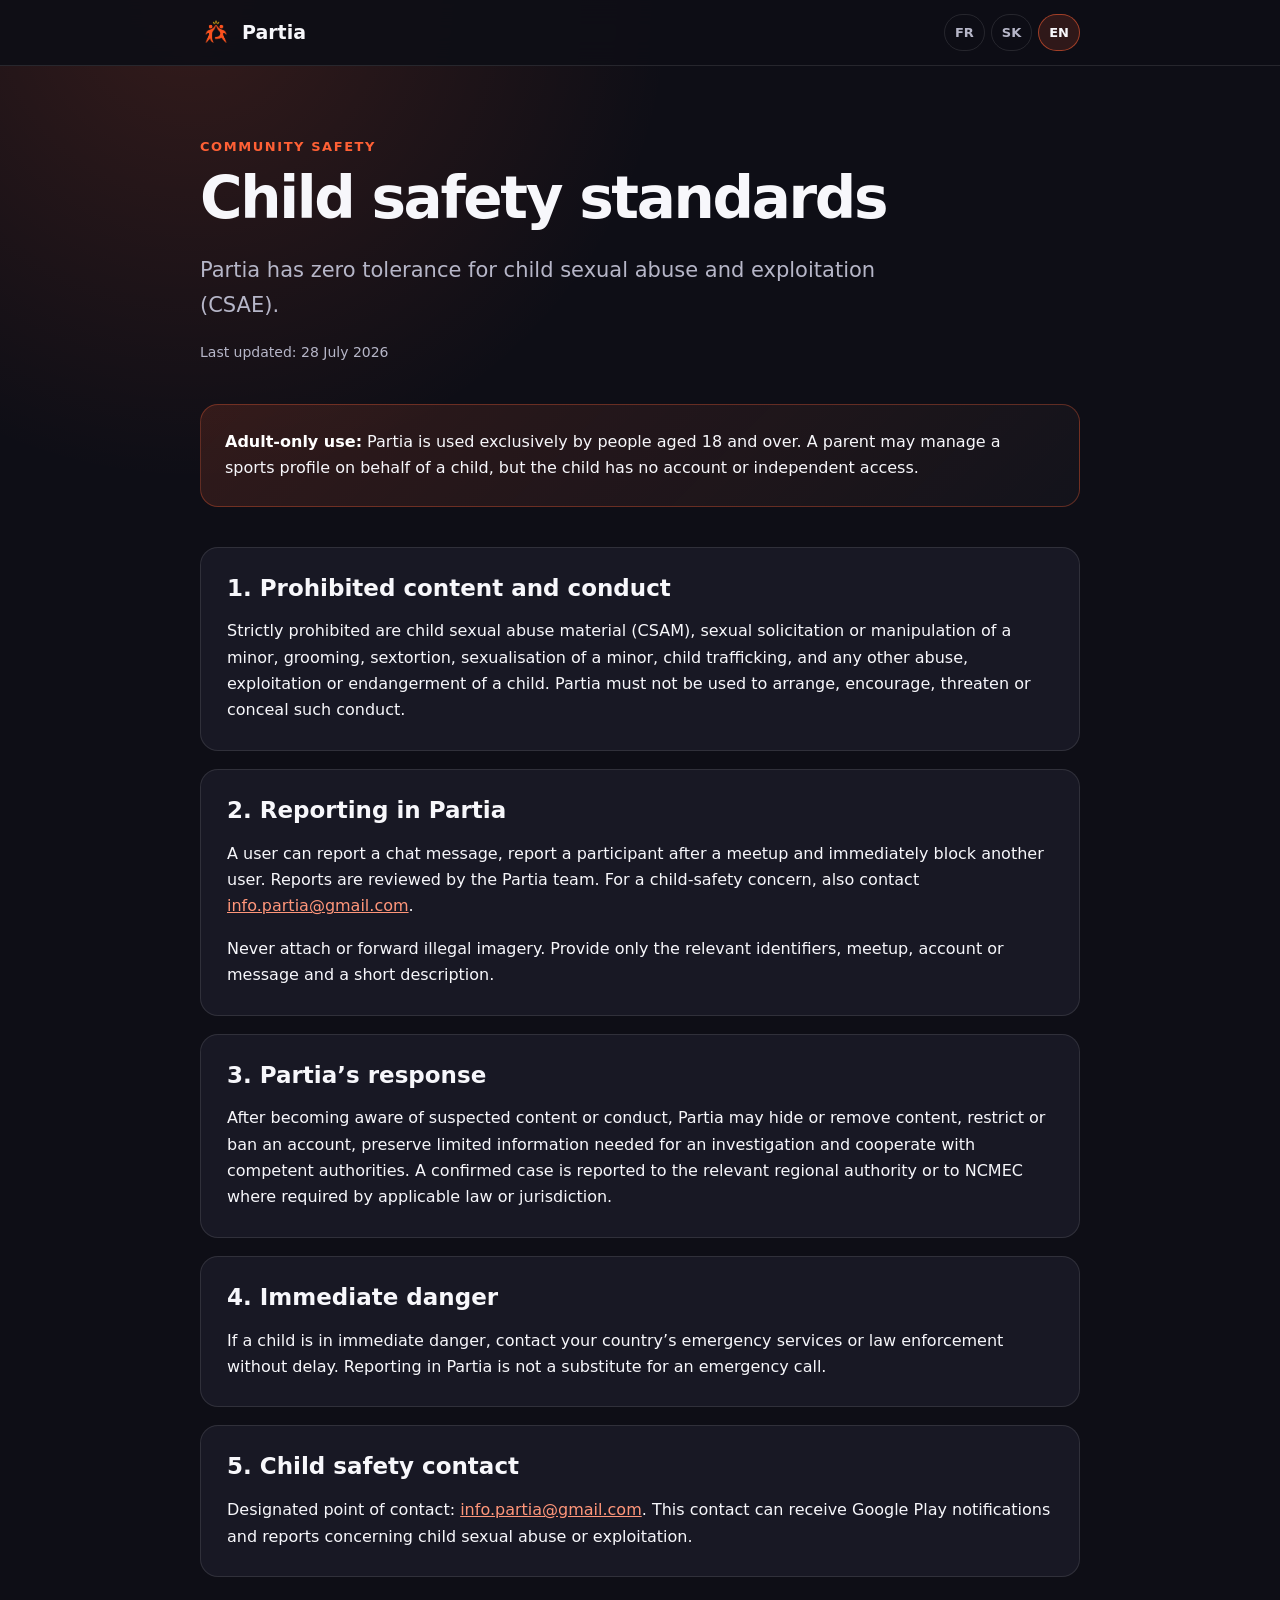
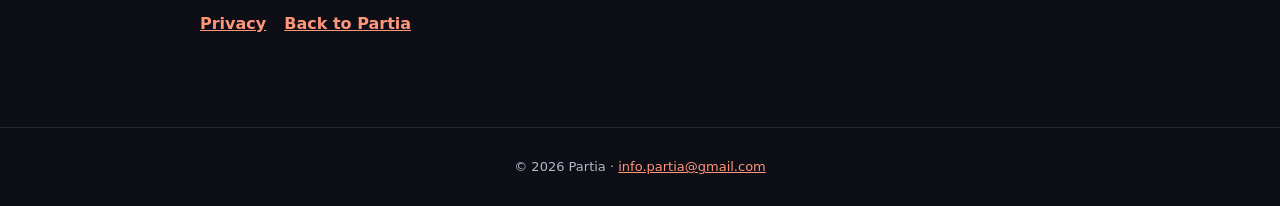
<file: child-safety.html>
<!doctype html>
<html lang="fr">
<head>
  <meta charset="utf-8">
  <meta name="viewport" content="width=device-width, initial-scale=1">
  <meta name="description" content="Standards Partia contre les abus et l’exploitation sexuelle des enfants.">
  <meta name="robots" content="index, follow">
  <title>Sécurité des enfants · Partia</title>
  <link rel="icon" href="assets/partia-sport-icon-v1.png">
  <link rel="stylesheet" href="assets/legal.css">
</head>
<body>
  <header class="topbar">
    <a class="brand" href="index.html" aria-label="Partia — accueil">
      <img src="assets/partia-sport-icon-v1.png" alt="">
      <span>Partia</span>
    </a>
    <div class="languages" aria-label="Langue">
      <button class="lang-button" type="button" data-lang-button="fr">FR</button>
      <button class="lang-button" type="button" data-lang-button="sk">SK</button>
      <button class="lang-button" type="button" data-lang-button="en">EN</button>
    </div>
  </header>

  <main>
    <article data-lang="fr">
      <p class="eyebrow">Sécurité de la communauté</p>
      <h1>Standards de sécurité des enfants</h1>
      <p class="lead">Partia applique une tolérance zéro envers les abus et l’exploitation sexuelle des enfants (CSAE).</p>
      <p class="updated">Dernière mise à jour : 28 juillet 2026</p>
      <div class="summary"><strong>Public adulte :</strong> Partia est exclusivement utilisée par des adultes de 18 ans et plus. Un parent peut gérer un profil sportif au nom de son enfant, mais l’enfant ne possède aucun compte ni accès autonome.</div>

      <section class="legal-section"><h2>1. Contenus et comportements interdits</h2><p>Sont strictement interdits : tout contenu représentant un abus sexuel sur enfant (CSAM), la sollicitation ou manipulation sexuelle d’un mineur, le grooming, la sextorsion, la sexualisation d’un mineur, la traite ou toute autre forme d’abus, d’exploitation ou de mise en danger d’un enfant. Il est également interdit d’utiliser Partia pour organiser, encourager, menacer ou dissimuler de tels actes.</p></section>
      <section class="legal-section"><h2>2. Signaler dans Partia</h2><p>Un utilisateur peut signaler un message depuis le chat, signaler un participant après un créneau et bloquer immédiatement un autre utilisateur. Les signalements sont examinés par l’équipe Partia. Pour une alerte liée à la sécurité d’un enfant, écris aussi à <a href="mailto:info.partia@gmail.com?subject=Alerte%20sécurité%20enfant%20Partia">info.partia@gmail.com</a>.</p><p>Ne joins et ne transfère jamais d’image illégale. Indique seulement les identifiants utiles, le créneau, le compte ou le message concerné et une brève description.</p></section>
      <section class="legal-section"><h2>3. Actions de Partia</h2><p>Après connaissance d’un contenu ou comportement suspect, Partia peut masquer ou retirer le contenu, restreindre ou bannir un compte, préserver de façon limitée les éléments nécessaires à l’enquête et coopérer avec les autorités compétentes. Un cas confirmé est signalé à l’autorité régionale compétente ou au NCMEC lorsque la loi ou la juridiction applicable l’exige.</p></section>
      <section class="legal-section"><h2>4. Danger immédiat</h2><p>Si un enfant est en danger immédiat, contacte sans attendre les services d’urgence ou les forces de l’ordre de ton pays. Le signalement dans Partia ne remplace pas un appel d’urgence.</p></section>
      <section class="legal-section"><h2>5. Contact sécurité enfants</h2><p>Point de contact désigné : <a href="mailto:info.partia@gmail.com?subject=Child%20Safety%20-%20Partia">info.partia@gmail.com</a>. Ce contact peut recevoir les notifications de Google Play et les alertes relatives aux abus ou à l’exploitation sexuelle des enfants.</p></section>

      <div class="related-links"><a href="privacy.html?lang=fr">Confidentialité</a><a href="index.html?lang=fr">Retour au site Partia</a></div>
    </article>

    <article data-lang="sk">
      <p class="eyebrow">Bezpečnosť komunity</p>
      <h1>Štandardy bezpečnosti detí</h1>
      <p class="lead">Partia uplatňuje nulovú toleranciu voči sexuálnemu zneužívaniu a vykorisťovaniu detí (CSAE).</p>
      <p class="updated">Posledná aktualizácia: 28. júla 2026</p>
      <div class="summary"><strong>Len pre dospelých:</strong> Partiu používajú výhradne osoby vo veku 18 rokov a viac. Rodič môže spravovať športový profil v mene dieťaťa, ale dieťa nemá vlastný účet ani samostatný prístup.</div>

      <section class="legal-section"><h2>1. Zakázaný obsah a správanie</h2><p>Prísne zakázané sú: materiály zobrazujúce sexuálne zneužívanie detí (CSAM), sexuálne oslovovanie alebo manipulácia maloletého, grooming, sexuálne vydieranie, sexualizácia maloletého, obchodovanie s deťmi a akékoľvek iné zneužívanie, vykorisťovanie alebo ohrozovanie dieťaťa. Partiu nemožno používať na organizovanie, podporovanie, vyhrážanie sa ani skrývanie takýchto činov.</p></section>
      <section class="legal-section"><h2>2. Nahlásenie v aplikácii Partia</h2><p>Používateľ môže nahlásiť správu v chate, nahlásiť účastníka po termíne a okamžite zablokovať iného používateľa. Hlásenia preveruje tím Partia. Upozornenie týkajúce sa bezpečnosti dieťaťa môžeš poslať aj na <a href="mailto:info.partia@gmail.com?subject=Bezpečnosť%20detí%20Partia">info.partia@gmail.com</a>.</p><p>Nikdy neprikladaj ani neposielaj ďalej nezákonné obrázky. Uveď iba potrebné identifikátory, termín, účet alebo správu a stručný opis.</p></section>
      <section class="legal-section"><h2>3. Opatrenia Partia</h2><p>Po zistení podozrivého obsahu alebo správania môže Partia obsah skryť alebo odstrániť, obmedziť či zablokovať účet, v nevyhnutnom rozsahu uchovať podklady na vyšetrovanie a spolupracovať s príslušnými orgánmi. Potvrdený prípad bude oznámený príslušnému regionálnemu orgánu alebo NCMEC, ak to vyžaduje platné právo alebo jurisdikcia.</p></section>
      <section class="legal-section"><h2>4. Bezprostredné nebezpečenstvo</h2><p>Ak je dieťa v bezprostrednom nebezpečenstve, okamžite kontaktuj tiesňovú linku alebo políciu vo svojej krajine. Nahlásenie v aplikácii Partia nenahrádza tiesňové volanie.</p></section>
      <section class="legal-section"><h2>5. Kontakt pre bezpečnosť detí</h2><p>Určený kontaktný bod: <a href="mailto:info.partia@gmail.com?subject=Child%20Safety%20-%20Partia">info.partia@gmail.com</a>. Tento kontakt prijíma oznámenia od Google Play aj upozornenia týkajúce sa sexuálneho zneužívania alebo vykorisťovania detí.</p></section>

      <div class="related-links"><a href="privacy.html?lang=sk">Ochrana osobných údajov</a><a href="index.html?lang=sk">Späť na web Partia</a></div>
    </article>

    <article data-lang="en">
      <p class="eyebrow">Community safety</p>
      <h1>Child safety standards</h1>
      <p class="lead">Partia has zero tolerance for child sexual abuse and exploitation (CSAE).</p>
      <p class="updated">Last updated: 28 July 2026</p>
      <div class="summary"><strong>Adult-only use:</strong> Partia is used exclusively by people aged 18 and over. A parent may manage a sports profile on behalf of a child, but the child has no account or independent access.</div>

      <section class="legal-section"><h2>1. Prohibited content and conduct</h2><p>Strictly prohibited are child sexual abuse material (CSAM), sexual solicitation or manipulation of a minor, grooming, sextortion, sexualisation of a minor, child trafficking, and any other abuse, exploitation or endangerment of a child. Partia must not be used to arrange, encourage, threaten or conceal such conduct.</p></section>
      <section class="legal-section"><h2>2. Reporting in Partia</h2><p>A user can report a chat message, report a participant after a meetup and immediately block another user. Reports are reviewed by the Partia team. For a child-safety concern, also contact <a href="mailto:info.partia@gmail.com?subject=Partia%20child%20safety%20report">info.partia@gmail.com</a>.</p><p>Never attach or forward illegal imagery. Provide only the relevant identifiers, meetup, account or message and a short description.</p></section>
      <section class="legal-section"><h2>3. Partia’s response</h2><p>After becoming aware of suspected content or conduct, Partia may hide or remove content, restrict or ban an account, preserve limited information needed for an investigation and cooperate with competent authorities. A confirmed case is reported to the relevant regional authority or to NCMEC where required by applicable law or jurisdiction.</p></section>
      <section class="legal-section"><h2>4. Immediate danger</h2><p>If a child is in immediate danger, contact your country’s emergency services or law enforcement without delay. Reporting in Partia is not a substitute for an emergency call.</p></section>
      <section class="legal-section"><h2>5. Child safety contact</h2><p>Designated point of contact: <a href="mailto:info.partia@gmail.com?subject=Child%20Safety%20-%20Partia">info.partia@gmail.com</a>. This contact can receive Google Play notifications and reports concerning child sexual abuse or exploitation.</p></section>

      <div class="related-links"><a href="privacy.html?lang=en">Privacy</a><a href="index.html?lang=en">Back to Partia</a></div>
    </article>
  </main>

  <footer>© 2026 Partia · <a href="mailto:info.partia@gmail.com">info.partia@gmail.com</a></footer>
  <script src="assets/legal.js"></script>
</body>
</html>
</file>
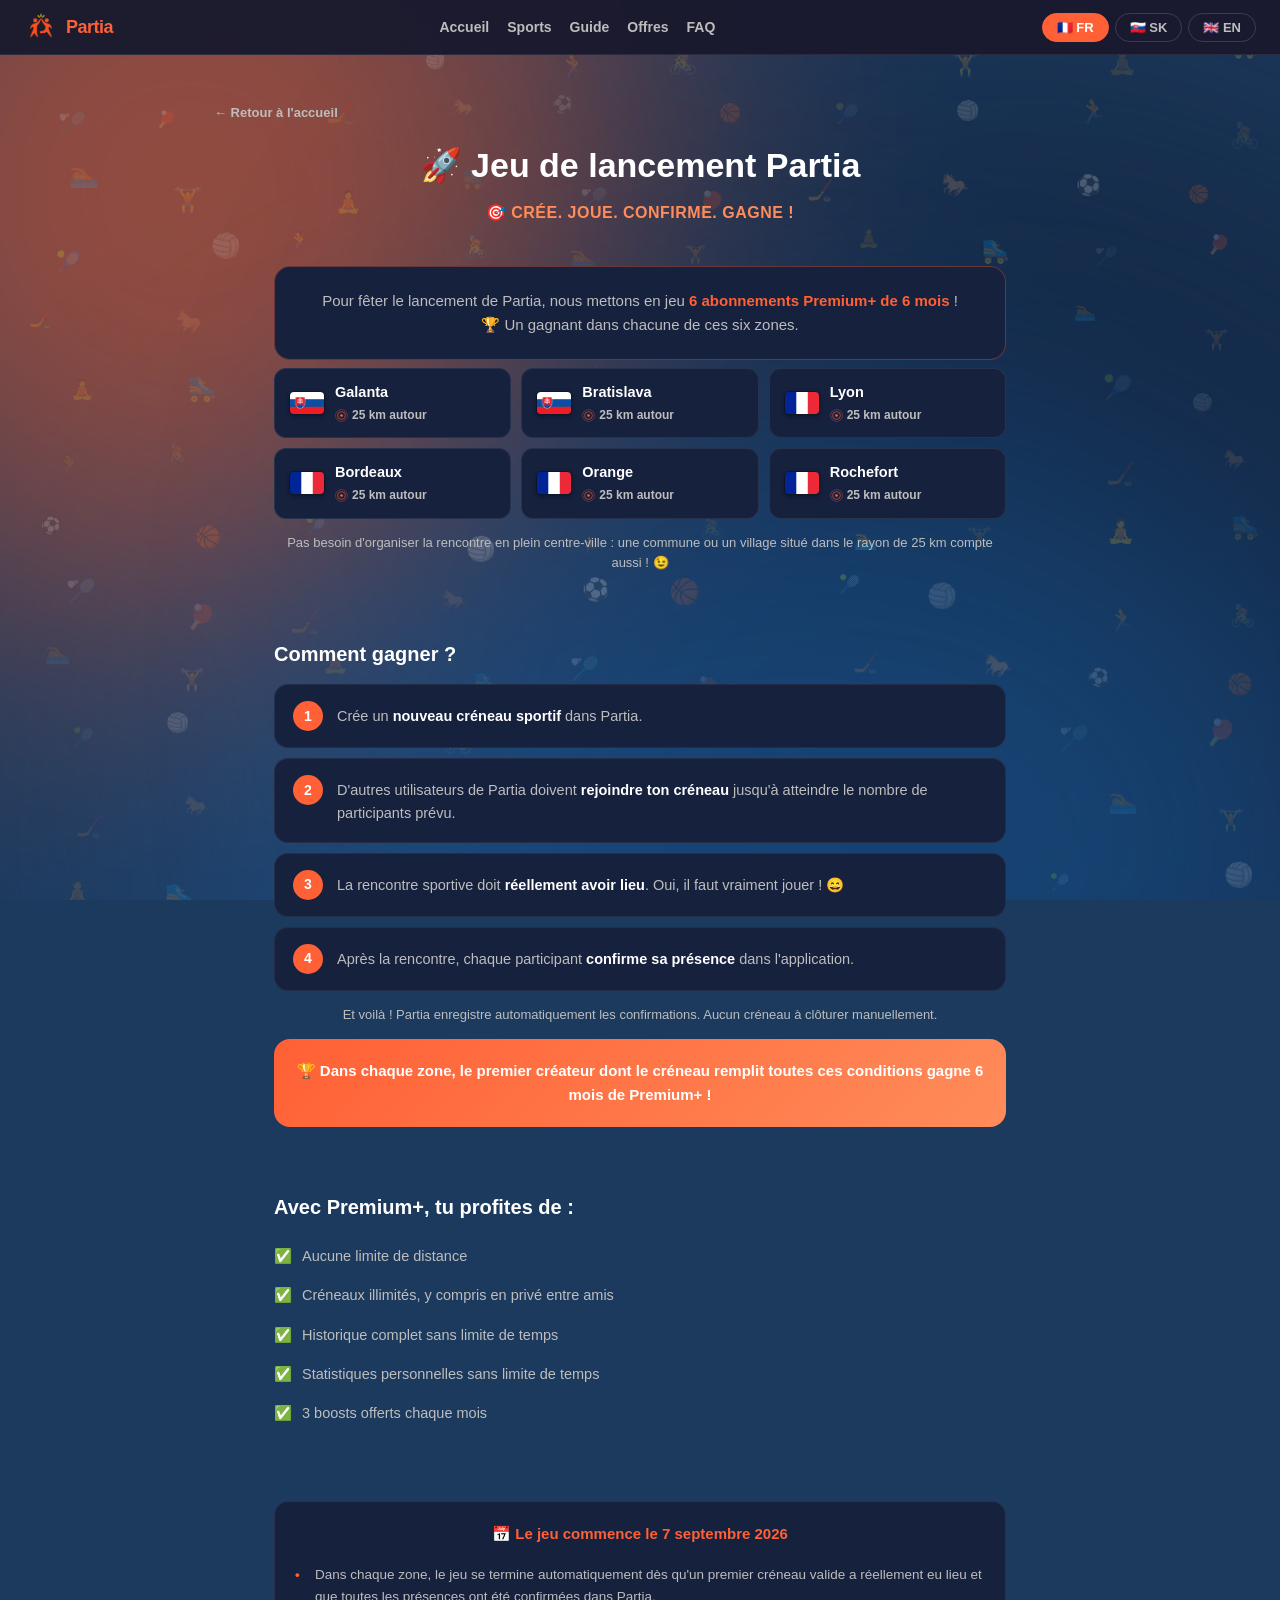
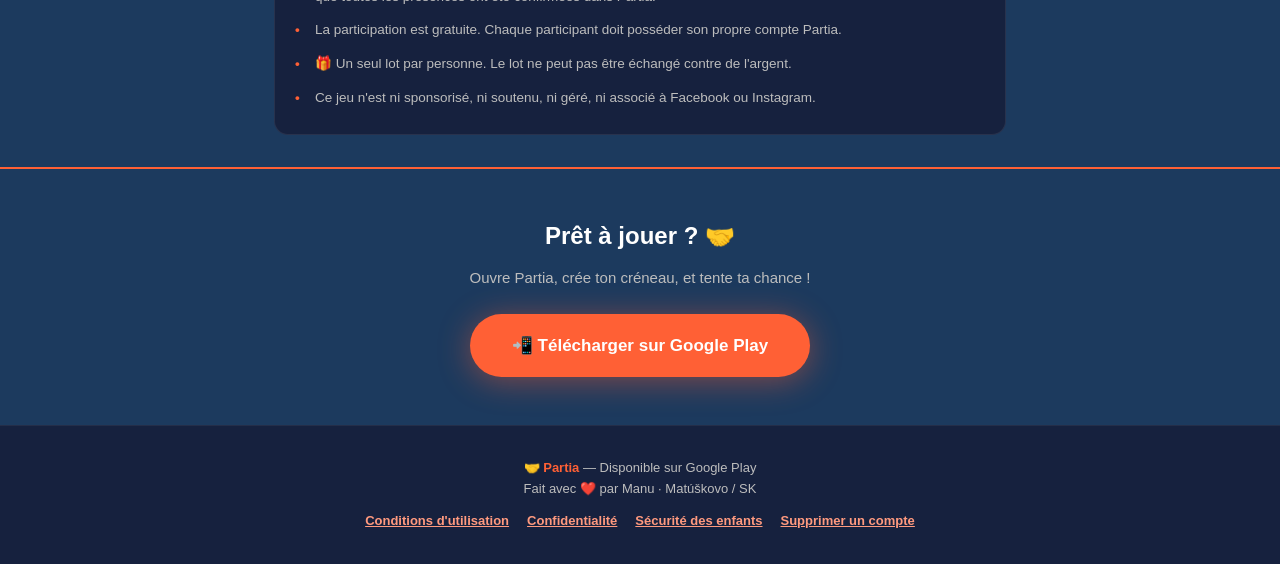
<file: concours.html>
<!DOCTYPE html>
<html lang="fr">
<head>
  <meta charset="UTF-8" />
  <meta name="viewport" content="width=device-width, initial-scale=1.0" />
  <meta name="description" content="Grand jeu concours de lancement Partia — 6 abonnements Premium+ de 6 mois à gagner." />
  <title>Jeu concours — Partia</title>
  <link rel="icon" href="assets/partia-sport-icon-v1.png">
  <style>
    :root {
      --primary: #FF6035;
      --secondary: #FF8C5A;
      --dark: #1A1A2E;
      --card: #16213E;
      --input: #0F3460;
      --text: #FFFFFF;
      --gray: #BDBDBD;
    }
    * { box-sizing: border-box; margin: 0; padding: 0; }
    html, body { overflow-x: hidden; max-width: 100%; }
    body { background: #1c3a5e; color: var(--text); font-family: -apple-system, BlinkMacSystemFont, 'Segoe UI', Roboto, sans-serif; line-height: 1.6; }

    /* BLURRED BRAND BACKGROUND (matches video/promo assets) */
    .blur-bg { position: fixed; inset: 0; z-index: -3; overflow: hidden; pointer-events: none; }
    .blur-bg .blob { position: absolute; border-radius: 50%; filter: blur(140px); }
    .blur-bg .blob.orange { width: 900px; height: 900px; top: -260px; left: -260px; background: #F15A29; opacity: 0.55; }
    .blur-bg .blob.navy1 { width: 1100px; height: 1100px; top: 120px; right: -300px; background: #0b0e1f; opacity: 0.5; }
    .blur-bg .blob.blue { width: 1200px; height: 900px; bottom: -400px; left: 200px; background: #1A5C9E; opacity: 0.55; }

    .lang-bar { position: sticky; top: 0; z-index: 100; background: rgba(26,26,46,0.96); backdrop-filter: blur(10px); border-bottom: 1px solid rgba(255,255,255,0.08); display: flex; align-items: center; justify-content: space-between; padding: 10px 24px; gap: 16px; flex-wrap: wrap; }
    .lang-logo { color: var(--primary); font-weight: 900; font-size: 18px; letter-spacing: -0.5px; display:flex; align-items:center; gap:8px; text-decoration: none; }
    .brand-icon { width:34px; height:34px; object-fit:contain; }
    .top-nav { display: flex; gap: 18px; }
    .top-nav a { color: var(--gray); font-weight: 700; font-size: 14px; text-decoration: none; }
    .top-nav a:hover, .top-nav a.current { color: var(--primary); }
    .lang-btns { display: flex; gap: 6px; }
    .lang-btn { background: none; border: 1px solid rgba(255,255,255,0.15); color: var(--gray); padding: 6px 14px; border-radius: 999px; font-size: 13px; font-weight: 700; cursor: pointer; transition: all 0.2s; }
    .lang-btn.active { background: var(--primary); border-color: var(--primary); color: #fff; }
    .lang-btn:hover:not(.active) { border-color: var(--primary); color: var(--primary); }

    .page-header { max-width: 900px; margin: 0 auto; padding: 48px 24px 8px; text-align: center; }
    .back-link { color: var(--gray); font-size: 13px; font-weight: 700; text-decoration: none; display: block; text-align: left; }
    .back-link:hover { color: var(--primary); }
    .page-title { font-size: 34px; font-weight: 900; color: #fff; margin-top: 14px; }
    .page-sub { color: var(--secondary); font-size: 16px; font-weight: 800; margin-top: 8px; letter-spacing: 0.5px; }

    .section { max-width: 780px; margin: 0 auto; padding: 32px 24px; }
    .section-title { font-size: 20px; font-weight: 900; color: #fff; margin-bottom: 14px; }
    .intro-card { background: var(--card); border: 1px solid rgba(255,96,53,0.35); border-radius: 16px; padding: 22px; text-align: center; margin-bottom: 8px; }
    .intro-card p { color: var(--gray); font-size: 15px; }
    .intro-card strong { color: var(--primary); }
    .note { color: var(--gray); font-size: 13px; text-align: center; margin-top: 14px; }

    .zone-grid { display: grid; grid-template-columns: repeat(auto-fit, minmax(180px, 1fr)); gap: 10px; margin-top: 4px; }
    .zone-card { background: var(--card); border: 1px solid rgba(255,255,255,0.08); border-radius: 12px; padding: 12px 14px; display: flex; align-items: center; gap: 10px; }
    .zc-flag { width: 36px; height: 24px; border-radius: 5px; object-fit: cover; flex-shrink: 0; border: 1px solid rgba(0,0,0,0.35); box-shadow: 0 2px 4px rgba(0,0,0,0.3); }
    .zc-body { display: flex; flex-direction: column; }
    .zc-city { font-weight: 800; font-size: 14.5px; color: #fff; }
    .zc-dist { display: flex; align-items: center; gap: 4px; font-size: 12px; color: var(--gray); font-weight: 600; margin-top: 2px; }
    .zc-dist svg { width: 13px; height: 13px; flex-shrink: 0; color: var(--primary); }

    @media (prefers-reduced-motion: no-preference) {
      .reveal { opacity: 0; transform: translateY(20px); transition: opacity 0.6s ease, transform 0.6s ease; }
      .reveal.is-visible { opacity: 1; transform: translateY(0); }
    }

    .step-list { list-style: none; counter-reset: step; margin-top: 4px; }
    .step-item { counter-increment: step; background: var(--card); border-radius: 14px; padding: 16px 18px; margin-bottom: 10px; display: flex; gap: 14px; align-items: flex-start; border: 1px solid rgba(255,255,255,0.06); }
    .step-item::before { content: counter(step); flex-shrink: 0; width: 30px; height: 30px; border-radius: 50%; background: var(--primary); color: #fff; font-weight: 900; display: flex; align-items: center; justify-content: center; font-size: 14px; }
    .step-text { color: var(--gray); font-size: 14.5px; padding-top: 4px; }
    .step-text strong { color: #fff; }

    .win-banner { background: linear-gradient(135deg, var(--primary), var(--secondary)); border-radius: 16px; padding: 20px; text-align: center; font-weight: 900; font-size: 15px; color: #fff; margin-top: 14px; }

    .perk-list { list-style: none; margin-top: 4px; }
    .perk-list li { color: var(--gray); font-size: 14.5px; padding: 8px 0; display: flex; gap: 10px; align-items: flex-start; }
    .perk-list li::before { content: "✅"; flex-shrink: 0; }

    .rules-box { background: var(--card); border: 1px solid rgba(255,255,255,0.08); border-radius: 14px; padding: 20px; margin-top: 4px; }
    .rules-box ul { list-style: none; }
    .rules-box li { color: var(--gray); font-size: 13.5px; padding: 6px 0; padding-left: 20px; position: relative; }
    .rules-box li::before { content: "•"; color: var(--primary); position: absolute; left: 0; font-weight: 900; }
    .rules-box .start-date { color: var(--primary); font-weight: 900; font-size: 15px; text-align: center; margin-bottom: 12px; }

    .cta-section { text-align: center; padding: 48px 24px; background: transparent; border-top: 2px solid var(--primary); }
    .cta-title { font-size: 24px; font-weight: 900; color: #fff; margin-bottom: 10px; }
    .cta-sub { color: var(--gray); font-size: 15px; }
    .dl-btn { display: inline-block; background: var(--primary); color: #fff; font-size: 17px; font-weight: 900; padding: 18px 42px; border-radius: 999px; text-decoration: none; margin-top: 24px; box-shadow: 0 4px 32px rgba(255,96,53,0.45); }

    footer { background: var(--card); text-align: center; padding: 32px 24px; color: var(--gray); font-size: 13px; border-top: 1px solid rgba(255,255,255,0.06); }
    footer strong { color: var(--primary); }
    .legal-links { display: flex; justify-content: center; flex-wrap: wrap; gap: 8px 18px; margin-top: 12px; }
    .legal-links a { color: #FF9A7F; font-weight: 700; }
    .legal-links a:hover { color: #fff; }

    [data-lang] { display: none; }
    [data-lang].visible { display: block; }

    .sport-bg { position: fixed; inset: 0; z-index: -1; overflow: hidden; pointer-events: none; }
    .sport-bg span { position: absolute; }
  </style>
</head>
<body>

<div class="blur-bg"><div class="blob orange"></div><div class="blob navy1"></div><div class="blob blue"></div></div>
<div class="sport-bg" id="sport-bg"></div>

<nav class="lang-bar">
  <a class="lang-logo" href="index.html"><img class="brand-icon" src="assets/partia-sport-icon-v1.png" alt="">Partia</a>
  <div class="top-nav" data-lang="fr" style="display:flex"><a href="index.html?lang=fr">Accueil</a><a href="sports.html?lang=fr">Sports</a><a href="guide.html?lang=fr">Guide</a><a href="offres.html?lang=fr">Offres</a><a href="faq.html?lang=fr">FAQ</a></div>
  <div class="top-nav" data-lang="sk" style="display:none"><a href="index.html?lang=sk">Domov</a><a href="sports.html?lang=sk">Športy</a><a href="guide.html?lang=sk">Príručka</a><a href="offres.html?lang=sk">Ponuky</a><a href="faq.html?lang=sk">FAQ</a></div>
  <div class="top-nav" data-lang="en" style="display:none"><a href="index.html?lang=en">Home</a><a href="sports.html?lang=en">Sports</a><a href="guide.html?lang=en">Guide</a><a href="offres.html?lang=en">Plans</a><a href="faq.html?lang=en">FAQ</a></div>
  <div class="lang-btns">
    <button class="lang-btn active" data-lang-btn="fr" onclick="setLang('fr')">🇫🇷 FR</button>
    <button class="lang-btn" data-lang-btn="sk" onclick="setLang('sk')">🇸🇰 SK</button>
    <button class="lang-btn" data-lang-btn="en" onclick="setLang('en')">🇬🇧 EN</button>
  </div>
</nav>

<!-- FRENCH -->
<div data-lang="fr" class="visible">
  <div class="page-header">
    <a class="back-link" href="index.html?lang=fr">← Retour à l'accueil</a>
    <h1 class="page-title">🚀 Jeu de lancement Partia</h1>
    <p class="page-sub">🎯 CRÉE. JOUE. CONFIRME. GAGNE !</p>
  </div>

  <div class="section">
    <div class="intro-card">
      <p>Pour fêter le lancement de Partia, nous mettons en jeu <strong>6 abonnements Premium+ de 6 mois</strong> !<br>🏆 Un gagnant dans chacune de ces six zones.</p>
    </div>
    <div class="zone-grid">
      <div class="zone-card"><img class="zc-flag" src="assets/flag_sk.png" alt="SK"><div class="zc-body"><span class="zc-city">Galanta</span><span class="zc-dist"><svg viewBox="0 0 20 20" fill="none"><circle cx="10" cy="10" r="2" fill="currentColor"/><circle cx="10" cy="10" r="6" stroke="currentColor" stroke-width="1.4" opacity="0.65"/><circle cx="10" cy="10" r="9.2" stroke="currentColor" stroke-width="1.2" opacity="0.4"/></svg>25 km autour</span></div></div>
      <div class="zone-card"><img class="zc-flag" src="assets/flag_sk.png" alt="SK"><div class="zc-body"><span class="zc-city">Bratislava</span><span class="zc-dist"><svg viewBox="0 0 20 20" fill="none"><circle cx="10" cy="10" r="2" fill="currentColor"/><circle cx="10" cy="10" r="6" stroke="currentColor" stroke-width="1.4" opacity="0.65"/><circle cx="10" cy="10" r="9.2" stroke="currentColor" stroke-width="1.2" opacity="0.4"/></svg>25 km autour</span></div></div>
      <div class="zone-card"><img class="zc-flag" src="assets/flag_fr.png" alt="FR"><div class="zc-body"><span class="zc-city">Lyon</span><span class="zc-dist"><svg viewBox="0 0 20 20" fill="none"><circle cx="10" cy="10" r="2" fill="currentColor"/><circle cx="10" cy="10" r="6" stroke="currentColor" stroke-width="1.4" opacity="0.65"/><circle cx="10" cy="10" r="9.2" stroke="currentColor" stroke-width="1.2" opacity="0.4"/></svg>25 km autour</span></div></div>
      <div class="zone-card"><img class="zc-flag" src="assets/flag_fr.png" alt="FR"><div class="zc-body"><span class="zc-city">Bordeaux</span><span class="zc-dist"><svg viewBox="0 0 20 20" fill="none"><circle cx="10" cy="10" r="2" fill="currentColor"/><circle cx="10" cy="10" r="6" stroke="currentColor" stroke-width="1.4" opacity="0.65"/><circle cx="10" cy="10" r="9.2" stroke="currentColor" stroke-width="1.2" opacity="0.4"/></svg>25 km autour</span></div></div>
      <div class="zone-card"><img class="zc-flag" src="assets/flag_fr.png" alt="FR"><div class="zc-body"><span class="zc-city">Orange</span><span class="zc-dist"><svg viewBox="0 0 20 20" fill="none"><circle cx="10" cy="10" r="2" fill="currentColor"/><circle cx="10" cy="10" r="6" stroke="currentColor" stroke-width="1.4" opacity="0.65"/><circle cx="10" cy="10" r="9.2" stroke="currentColor" stroke-width="1.2" opacity="0.4"/></svg>25 km autour</span></div></div>
      <div class="zone-card"><img class="zc-flag" src="assets/flag_fr.png" alt="FR"><div class="zc-body"><span class="zc-city">Rochefort</span><span class="zc-dist"><svg viewBox="0 0 20 20" fill="none"><circle cx="10" cy="10" r="2" fill="currentColor"/><circle cx="10" cy="10" r="6" stroke="currentColor" stroke-width="1.4" opacity="0.65"/><circle cx="10" cy="10" r="9.2" stroke="currentColor" stroke-width="1.2" opacity="0.4"/></svg>25 km autour</span></div></div>
    </div>
    <p class="note">Pas besoin d'organiser la rencontre en plein centre-ville : une commune ou un village situé dans le rayon de 25 km compte aussi ! 😉</p>
  </div>

  <div class="section">
    <h2 class="section-title">Comment gagner ?</h2>
    <ul class="step-list">
      <li class="step-item"><span class="step-text">Crée un <strong>nouveau créneau sportif</strong> dans Partia.</span></li>
      <li class="step-item"><span class="step-text">D'autres utilisateurs de Partia doivent <strong>rejoindre ton créneau</strong> jusqu'à atteindre le nombre de participants prévu.</span></li>
      <li class="step-item"><span class="step-text">La rencontre sportive doit <strong>réellement avoir lieu</strong>. Oui, il faut vraiment jouer ! 😄</span></li>
      <li class="step-item"><span class="step-text">Après la rencontre, chaque participant <strong>confirme sa présence</strong> dans l'application.</span></li>
    </ul>
    <p class="note">Et voilà ! Partia enregistre automatiquement les confirmations. Aucun créneau à clôturer manuellement.</p>
    <div class="win-banner">🏆 Dans chaque zone, le premier créateur dont le créneau remplit toutes ces conditions gagne 6 mois de Premium+ !</div>
  </div>

  <div class="section">
    <h2 class="section-title">Avec Premium+, tu profites de :</h2>
    <ul class="perk-list">
      <li>Aucune limite de distance</li>
      <li>Créneaux illimités, y compris en privé entre amis</li>
      <li>Historique complet sans limite de temps</li>
      <li>Statistiques personnelles sans limite de temps</li>
      <li>3 boosts offerts chaque mois</li>
    </ul>
  </div>

  <div class="section">
    <div class="rules-box">
      <p class="start-date">📅 Le jeu commence le 7 septembre 2026</p>
      <ul>
        <li>Dans chaque zone, le jeu se termine automatiquement dès qu'un premier créneau valide a réellement eu lieu et que toutes les présences ont été confirmées dans Partia.</li>
        <li>La participation est gratuite. Chaque participant doit posséder son propre compte Partia.</li>
        <li>🎁 Un seul lot par personne. Le lot ne peut pas être échangé contre de l'argent.</li>
        <li>Ce jeu n'est ni sponsorisé, ni soutenu, ni géré, ni associé à Facebook ou Instagram.</li>
      </ul>
    </div>
  </div>

  <div class="cta-section">
    <h2 class="cta-title">Prêt à jouer ? 🤝</h2>
    <p class="cta-sub">Ouvre Partia, crée ton créneau, et tente ta chance !</p>
    <a class="dl-btn" href="https://play.google.com/store/apps/details?id=app.partia.mobile">📲 Télécharger sur Google Play</a>
  </div>
  <footer>
    <strong>🤝 Partia</strong> — Disponible sur Google Play<br/>
    Fait avec ❤️ par Manu · Matúškovo / SK
    <div class="legal-links"><a href="terms.html?lang=fr">Conditions d'utilisation</a><a href="privacy.html?lang=fr">Confidentialité</a><a href="child-safety.html?lang=fr">Sécurité des enfants</a><a href="delete-account.html?lang=fr">Supprimer un compte</a></div>
  </footer>
</div>

<!-- SLOVAK -->
<div data-lang="sk">
  <div class="page-header">
    <a class="back-link" href="index.html?lang=sk">← Späť na domovskú stránku</a>
    <h1 class="page-title">🚀 Spúšťacia hra Partia</h1>
    <p class="page-sub">🎯 VYTVOR. HRAJ. POTVRĎ. VYHRAJ!</p>
  </div>

  <div class="section">
    <div class="intro-card">
      <p>Pri príležitosti spustenia Partie rozdávame <strong>6 predplatných Premium+ na 6 mesiacov</strong>!<br>🏆 Jeden výherca v každej z týchto šiestich zón.</p>
    </div>
    <div class="zone-grid">
      <div class="zone-card"><img class="zc-flag" src="assets/flag_sk.png" alt="SK"><div class="zc-body"><span class="zc-city">Galanta</span><span class="zc-dist"><svg viewBox="0 0 20 20" fill="none"><circle cx="10" cy="10" r="2" fill="currentColor"/><circle cx="10" cy="10" r="6" stroke="currentColor" stroke-width="1.4" opacity="0.65"/><circle cx="10" cy="10" r="9.2" stroke="currentColor" stroke-width="1.2" opacity="0.4"/></svg>25 km okolo</span></div></div>
      <div class="zone-card"><img class="zc-flag" src="assets/flag_sk.png" alt="SK"><div class="zc-body"><span class="zc-city">Bratislava</span><span class="zc-dist"><svg viewBox="0 0 20 20" fill="none"><circle cx="10" cy="10" r="2" fill="currentColor"/><circle cx="10" cy="10" r="6" stroke="currentColor" stroke-width="1.4" opacity="0.65"/><circle cx="10" cy="10" r="9.2" stroke="currentColor" stroke-width="1.2" opacity="0.4"/></svg>25 km okolo</span></div></div>
      <div class="zone-card"><img class="zc-flag" src="assets/flag_fr.png" alt="FR"><div class="zc-body"><span class="zc-city">Lyon</span><span class="zc-dist"><svg viewBox="0 0 20 20" fill="none"><circle cx="10" cy="10" r="2" fill="currentColor"/><circle cx="10" cy="10" r="6" stroke="currentColor" stroke-width="1.4" opacity="0.65"/><circle cx="10" cy="10" r="9.2" stroke="currentColor" stroke-width="1.2" opacity="0.4"/></svg>25 km okolo</span></div></div>
      <div class="zone-card"><img class="zc-flag" src="assets/flag_fr.png" alt="FR"><div class="zc-body"><span class="zc-city">Bordeaux</span><span class="zc-dist"><svg viewBox="0 0 20 20" fill="none"><circle cx="10" cy="10" r="2" fill="currentColor"/><circle cx="10" cy="10" r="6" stroke="currentColor" stroke-width="1.4" opacity="0.65"/><circle cx="10" cy="10" r="9.2" stroke="currentColor" stroke-width="1.2" opacity="0.4"/></svg>25 km okolo</span></div></div>
      <div class="zone-card"><img class="zc-flag" src="assets/flag_fr.png" alt="FR"><div class="zc-body"><span class="zc-city">Orange</span><span class="zc-dist"><svg viewBox="0 0 20 20" fill="none"><circle cx="10" cy="10" r="2" fill="currentColor"/><circle cx="10" cy="10" r="6" stroke="currentColor" stroke-width="1.4" opacity="0.65"/><circle cx="10" cy="10" r="9.2" stroke="currentColor" stroke-width="1.2" opacity="0.4"/></svg>25 km okolo</span></div></div>
      <div class="zone-card"><img class="zc-flag" src="assets/flag_fr.png" alt="FR"><div class="zc-body"><span class="zc-city">Rochefort</span><span class="zc-dist"><svg viewBox="0 0 20 20" fill="none"><circle cx="10" cy="10" r="2" fill="currentColor"/><circle cx="10" cy="10" r="6" stroke="currentColor" stroke-width="1.4" opacity="0.65"/><circle cx="10" cy="10" r="9.2" stroke="currentColor" stroke-width="1.2" opacity="0.4"/></svg>25 km okolo</span></div></div>
    </div>
    <p class="note">Nemusíš organizovať stretnutie priamo v centre mesta — obec alebo dedina v okruhu 25 km sa tiež počíta! 😉</p>
  </div>

  <div class="section">
    <h2 class="section-title">Ako vyhrať?</h2>
    <ul class="step-list">
      <li class="step-item"><span class="step-text">Vytvor <strong>nový športový termín</strong> v Partii.</span></li>
      <li class="step-item"><span class="step-text">Ďalší používatelia Partie sa musia <strong>pridať k tvojmu termínu</strong>, kým sa nedosiahne plánovaný počet účastníkov.</span></li>
      <li class="step-item"><span class="step-text">Športové stretnutie sa musí <strong>skutočne uskutočniť</strong>. Áno, treba naozaj hrať! 😄</span></li>
      <li class="step-item"><span class="step-text">Po stretnutí každý účastník <strong>potvrdí svoju účasť</strong> v aplikácii.</span></li>
    </ul>
    <p class="note">A je to! Partia automaticky zaznamenáva potvrdenia. Žiadny termín netreba manuálne uzatvárať.</p>
    <div class="win-banner">🏆 V každej zóne vyhráva prvý tvorca, ktorého termín splní všetky tieto podmienky — získava 6 mesiacov Premium+!</div>
  </div>

  <div class="section">
    <h2 class="section-title">S Premium+ získavaš:</h2>
    <ul class="perk-list">
      <li>Žiadny limit vzdialenosti</li>
      <li>Neobmedzené termíny, vrátane súkromných medzi priateľmi</li>
      <li>Kompletná história bez časového obmedzenia</li>
      <li>Osobné štatistiky bez časového obmedzenia</li>
      <li>3 boosty zdarma každý mesiac</li>
    </ul>
  </div>

  <div class="section">
    <div class="rules-box">
      <p class="start-date">📅 Hra začína 7. septembra 2026</p>
      <ul>
        <li>V každej zóne sa hra automaticky končí, hneď ako sa skutočne uskutoční prvý platný termín a všetky účasti boli potvrdené v Partii.</li>
        <li>Účasť je bezplatná. Každý účastník musí mať vlastný účet Partia.</li>
        <li>🎁 Jedna výhra na osobu. Výhru nie je možné vymeniť za peniaze.</li>
        <li>Táto hra nie je sponzorovaná, podporovaná, spravovaná ani spojená s Facebookom či Instagramom.</li>
      </ul>
    </div>
  </div>

  <div class="cta-section">
    <h2 class="cta-title">Pripravený hrať? 🤝</h2>
    <p class="cta-sub">Otvor Partiu, vytvor svoj termín a skús šťastie!</p>
    <a class="dl-btn" href="https://play.google.com/store/apps/details?id=app.partia.mobile">📲 Stiahnuť na Google Play</a>
  </div>
  <footer>
    <strong>🤝 Partia</strong> — Dostupná na Google Play<br/>
    Vytvorené s ❤️ od Manu · Matúškovo / SK
    <div class="legal-links"><a href="terms.html?lang=sk">Podmienky používania</a><a href="privacy.html?lang=sk">Súkromie</a><a href="child-safety.html?lang=sk">Bezpečnosť detí</a><a href="delete-account.html?lang=sk">Vymazanie účtu</a></div>
  </footer>
</div>

<!-- ENGLISH -->
<div data-lang="en">
  <div class="page-header">
    <a class="back-link" href="index.html?lang=en">← Back to home</a>
    <h1 class="page-title">🚀 Partia Launch Contest</h1>
    <p class="page-sub">🎯 CREATE. PLAY. CONFIRM. WIN!</p>
  </div>

  <div class="section">
    <div class="intro-card">
      <p>To celebrate Partia's launch, we're giving away <strong>6 Premium+ subscriptions for 6 months</strong>!<br>🏆 One winner in each of these six zones.</p>
    </div>
    <div class="zone-grid">
      <div class="zone-card"><img class="zc-flag" src="assets/flag_sk.png" alt="SK"><div class="zc-body"><span class="zc-city">Galanta</span><span class="zc-dist"><svg viewBox="0 0 20 20" fill="none"><circle cx="10" cy="10" r="2" fill="currentColor"/><circle cx="10" cy="10" r="6" stroke="currentColor" stroke-width="1.4" opacity="0.65"/><circle cx="10" cy="10" r="9.2" stroke="currentColor" stroke-width="1.2" opacity="0.4"/></svg>25 km around</span></div></div>
      <div class="zone-card"><img class="zc-flag" src="assets/flag_sk.png" alt="SK"><div class="zc-body"><span class="zc-city">Bratislava</span><span class="zc-dist"><svg viewBox="0 0 20 20" fill="none"><circle cx="10" cy="10" r="2" fill="currentColor"/><circle cx="10" cy="10" r="6" stroke="currentColor" stroke-width="1.4" opacity="0.65"/><circle cx="10" cy="10" r="9.2" stroke="currentColor" stroke-width="1.2" opacity="0.4"/></svg>25 km around</span></div></div>
      <div class="zone-card"><img class="zc-flag" src="assets/flag_fr.png" alt="FR"><div class="zc-body"><span class="zc-city">Lyon</span><span class="zc-dist"><svg viewBox="0 0 20 20" fill="none"><circle cx="10" cy="10" r="2" fill="currentColor"/><circle cx="10" cy="10" r="6" stroke="currentColor" stroke-width="1.4" opacity="0.65"/><circle cx="10" cy="10" r="9.2" stroke="currentColor" stroke-width="1.2" opacity="0.4"/></svg>25 km around</span></div></div>
      <div class="zone-card"><img class="zc-flag" src="assets/flag_fr.png" alt="FR"><div class="zc-body"><span class="zc-city">Bordeaux</span><span class="zc-dist"><svg viewBox="0 0 20 20" fill="none"><circle cx="10" cy="10" r="2" fill="currentColor"/><circle cx="10" cy="10" r="6" stroke="currentColor" stroke-width="1.4" opacity="0.65"/><circle cx="10" cy="10" r="9.2" stroke="currentColor" stroke-width="1.2" opacity="0.4"/></svg>25 km around</span></div></div>
      <div class="zone-card"><img class="zc-flag" src="assets/flag_fr.png" alt="FR"><div class="zc-body"><span class="zc-city">Orange</span><span class="zc-dist"><svg viewBox="0 0 20 20" fill="none"><circle cx="10" cy="10" r="2" fill="currentColor"/><circle cx="10" cy="10" r="6" stroke="currentColor" stroke-width="1.4" opacity="0.65"/><circle cx="10" cy="10" r="9.2" stroke="currentColor" stroke-width="1.2" opacity="0.4"/></svg>25 km around</span></div></div>
      <div class="zone-card"><img class="zc-flag" src="assets/flag_fr.png" alt="FR"><div class="zc-body"><span class="zc-city">Rochefort</span><span class="zc-dist"><svg viewBox="0 0 20 20" fill="none"><circle cx="10" cy="10" r="2" fill="currentColor"/><circle cx="10" cy="10" r="6" stroke="currentColor" stroke-width="1.4" opacity="0.65"/><circle cx="10" cy="10" r="9.2" stroke="currentColor" stroke-width="1.2" opacity="0.4"/></svg>25 km around</span></div></div>
    </div>
    <p class="note">No need to organize the meetup right in the city center — a town or village within the 25 km radius counts too! 😉</p>
  </div>

  <div class="section">
    <h2 class="section-title">How to win</h2>
    <ul class="step-list">
      <li class="step-item"><span class="step-text">Create a <strong>new sports slot</strong> in Partia.</span></li>
      <li class="step-item"><span class="step-text">Other Partia users must <strong>join your slot</strong> until it reaches the planned number of participants.</span></li>
      <li class="step-item"><span class="step-text">The sports meetup must <strong>actually take place</strong>. Yes, you really have to play! 😄</span></li>
      <li class="step-item"><span class="step-text">After the meetup, every participant <strong>confirms their attendance</strong> in the app.</span></li>
    </ul>
    <p class="note">That's it! Partia automatically records confirmations — no slot to close manually.</p>
    <div class="win-banner">🏆 In each zone, the first creator whose slot meets all these conditions wins 6 months of Premium+!</div>
  </div>

  <div class="section">
    <h2 class="section-title">With Premium+, you get:</h2>
    <ul class="perk-list">
      <li>No distance limit</li>
      <li>Unlimited slots, including private ones between friends</li>
      <li>Full history with no time limit</li>
      <li>Personal stats with no time limit</li>
      <li>3 free boosts every month</li>
    </ul>
  </div>

  <div class="section">
    <div class="rules-box">
      <p class="start-date">📅 The contest starts on September 7, 2026</p>
      <ul>
        <li>In each zone, the contest automatically ends as soon as a first valid slot has actually taken place and all attendances have been confirmed in Partia.</li>
        <li>Entry is free. Each participant must have their own Partia account.</li>
        <li>🎁 One prize per person. The prize cannot be exchanged for cash.</li>
        <li>This contest is neither sponsored, endorsed, administered by, nor associated with Facebook or Instagram.</li>
      </ul>
    </div>
  </div>

  <div class="cta-section">
    <h2 class="cta-title">Ready to play? 🤝</h2>
    <p class="cta-sub">Open Partia, create your slot, and try your luck!</p>
    <a class="dl-btn" href="https://play.google.com/store/apps/details?id=app.partia.mobile">📲 Download on Google Play</a>
  </div>
  <footer>
    <strong>🤝 Partia</strong> — Available on Google Play<br/>
    Made with ❤️ by Manu · Matúškovo / SK
    <div class="legal-links"><a href="terms.html?lang=en">Terms of use</a><a href="privacy.html?lang=en">Privacy</a><a href="child-safety.html?lang=en">Child safety</a><a href="delete-account.html?lang=en">Delete an account</a></div>
  </footer>
</div>

<script>
  (function () {
    var BG_SPORTS = ['⚽','🏀','🎾','🏐','🏃','🚴','🏊','🏋️','🧘','🛼','🏸','🏓','🏒','🐎'];
    document.addEventListener('DOMContentLoaded', function () {
      var container = document.getElementById('sport-bg');
      if (!container) return;
      var cols = 10, rows = 13;
      var cellW = 100 / cols, cellH = 100 / rows;
      var idx = 0;
      for (var r = 0; r < rows; r++) {
        for (var c = 0; c < cols; c++) {
          var span = document.createElement('span');
          span.textContent = BG_SPORTS[idx % BG_SPORTS.length];
          var jx = (0.2 + Math.random() * 0.5) * cellW;
          var jy = (0.2 + Math.random() * 0.5) * cellH;
          span.style.left = (c * cellW + jx) + '%';
          span.style.top = (r * cellH + jy) + '%';
          span.style.fontSize = (16 + Math.random() * 10) + 'px';
          span.style.opacity = (0.10 + Math.random() * 0.12).toFixed(2);
          container.appendChild(span);
          idx++;
        }
      }
    });
  })();
</script>

<script>
  function setLang(lang) {
    document.querySelectorAll('[data-lang]').forEach(function(el) {
      el.style.display = (el.getAttribute('data-lang') === lang) ? 'block' : 'none';
    });
    document.querySelectorAll('.top-nav[data-lang]').forEach(function(el) {
      el.style.display = (el.getAttribute('data-lang') === lang) ? 'flex' : 'none';
    });
    document.querySelectorAll('[data-lang-btn]').forEach(function(btn) {
      btn.classList.toggle('active', btn.getAttribute('data-lang-btn') === lang);
    });
    document.documentElement.lang = lang;
    var logoLink = document.querySelector('.lang-logo');
    if (logoLink && logoLink.tagName === 'A') { logoLink.href = 'index.html?lang=' + lang; }
    var nextUrl = new URL(window.location.href);
    nextUrl.searchParams.set('lang', lang);
    if (window.location.protocol !== 'file:') {
      window.history.replaceState({}, '', nextUrl);
    }
    window.scrollTo({ top: 0, behavior: 'smooth' });
  }

  document.addEventListener('DOMContentLoaded', function() {
    var requested = new URLSearchParams(window.location.search).get('lang');
    setLang(['fr', 'sk', 'en'].indexOf(requested) >= 0 ? requested : 'fr');
  });

  // SCROLL REVEAL
  if (!(window.matchMedia && window.matchMedia('(prefers-reduced-motion: reduce)').matches)) {
    document.addEventListener('DOMContentLoaded', function () {
      var targets = document.querySelectorAll('.zone-card, .step-item, .intro-card, .win-banner, .rules-box, .perk-list');
      targets.forEach(function (el) { el.classList.add('reveal'); });
      var io = new IntersectionObserver(function (entries) {
        entries.forEach(function (entry) {
          if (entry.isIntersecting) {
            entry.target.classList.add('is-visible');
            io.unobserve(entry.target);
          }
        });
      }, { threshold: 0.12, rootMargin: '0px 0px -40px 0px' });
      targets.forEach(function (el) { io.observe(el); });
    });
  }
</script>

</body>
</html>
</file>
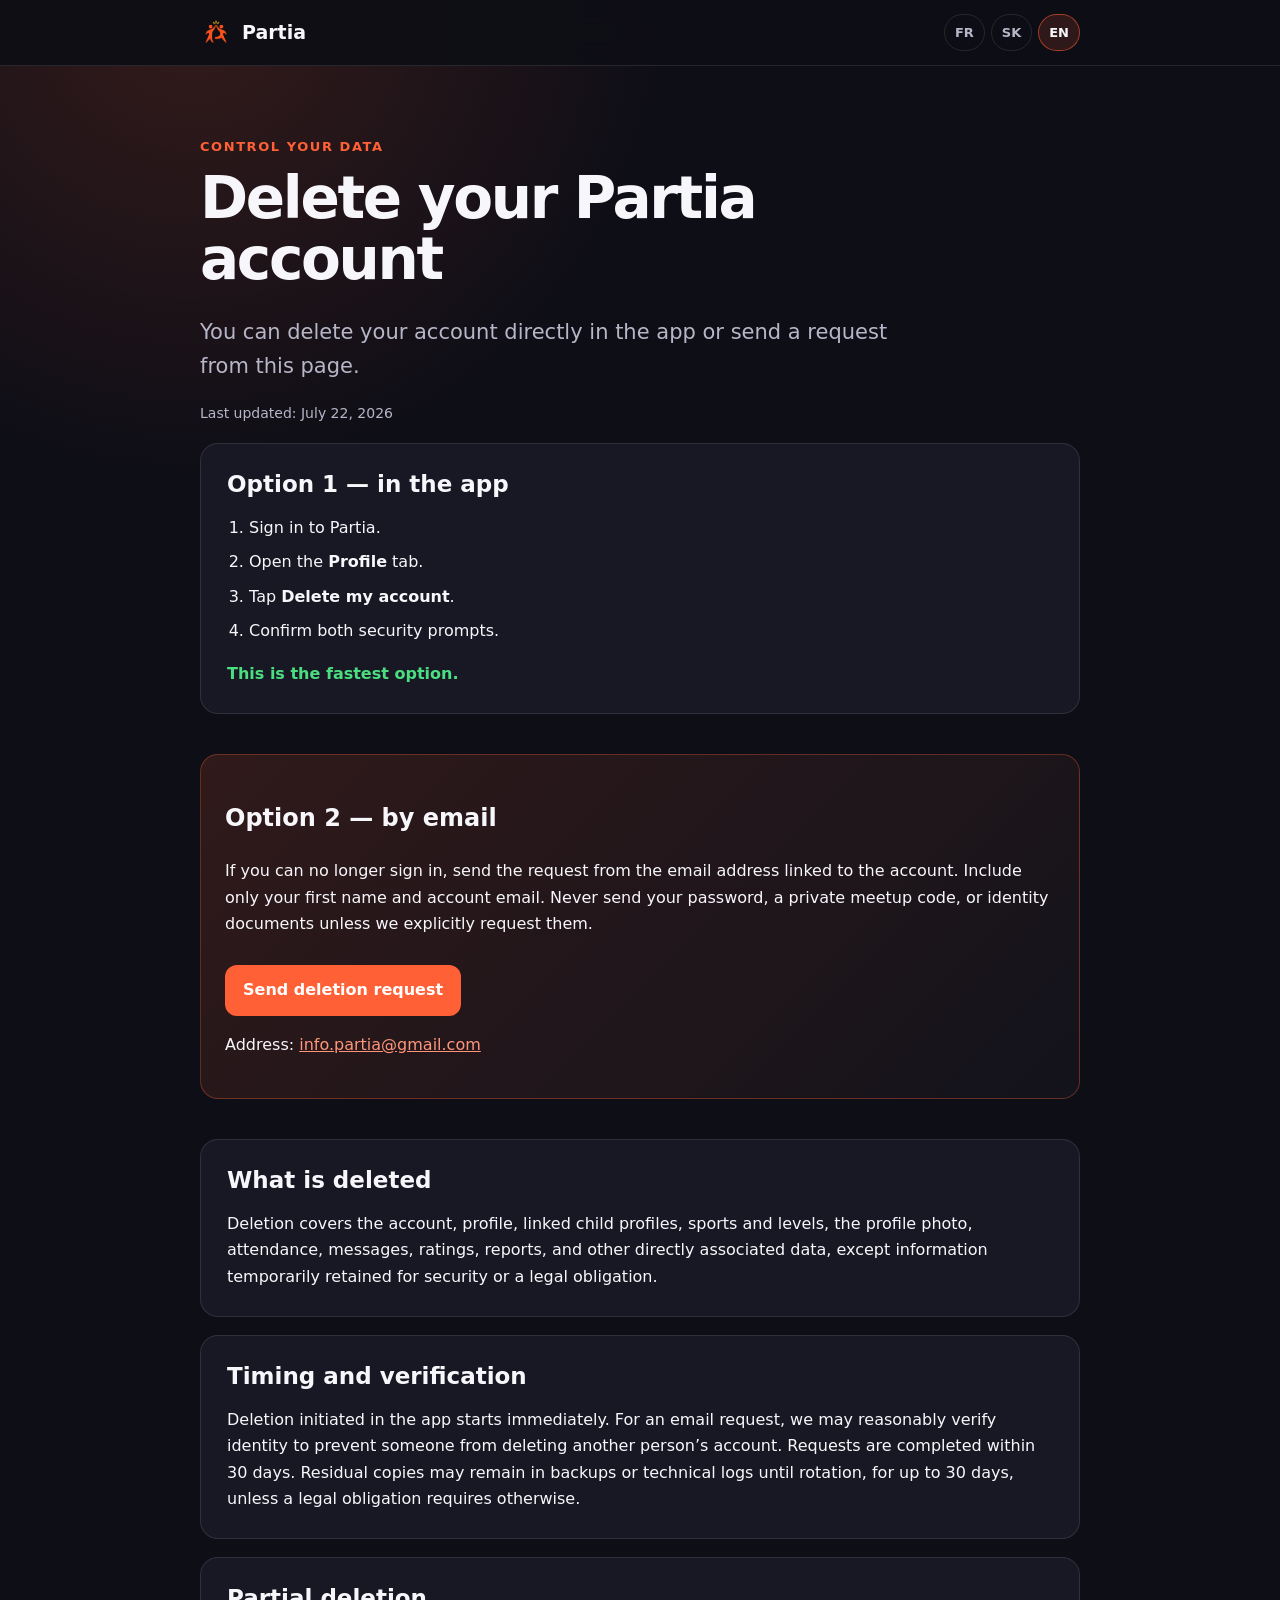
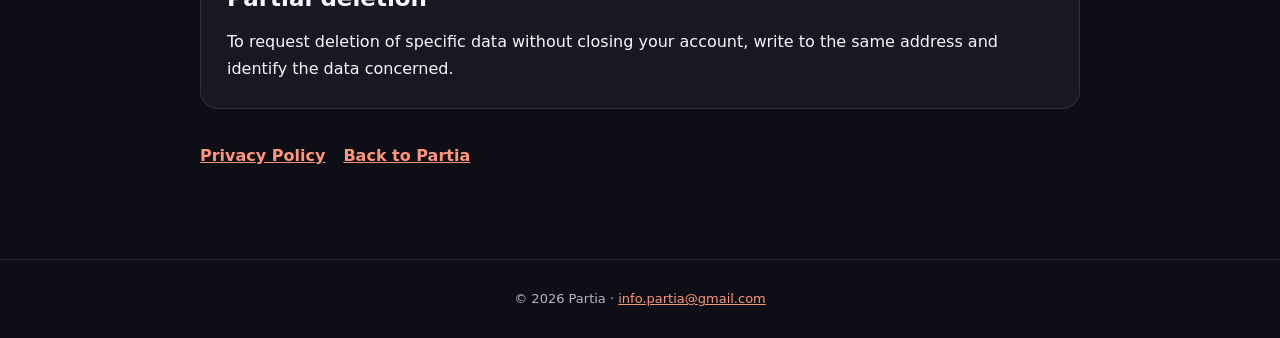
<file: delete-account.html>
<!doctype html>
<html lang="fr">
<head>
  <meta charset="utf-8">
  <meta name="viewport" content="width=device-width, initial-scale=1">
  <meta name="description" content="Demander la suppression d’un compte Partia et des données associées.">
  <meta name="robots" content="index, follow">
  <title>Supprimer un compte · Partia</title>
  <link rel="icon" href="assets/partia-sport-icon-v1.png">
  <link rel="stylesheet" href="assets/legal.css">
</head>
<body>
  <header class="topbar">
    <a class="brand" href="index.html" aria-label="Partia — accueil"><img src="assets/partia-sport-icon-v1.png" alt=""><span>Partia</span></a>
    <div class="languages" aria-label="Langue">
      <button class="lang-button" type="button" data-lang-button="fr">FR</button>
      <button class="lang-button" type="button" data-lang-button="sk">SK</button>
      <button class="lang-button" type="button" data-lang-button="en">EN</button>
    </div>
  </header>

  <main>
    <article data-lang="fr">
      <p class="eyebrow">Contrôle de tes données</p>
      <h1>Supprimer ton compte Partia</h1>
      <p class="lead">Tu peux supprimer ton compte directement dans l’application ou envoyer une demande depuis cette page.</p>
      <p class="updated">Dernière mise à jour : 22 juillet 2026</p>

      <section class="legal-section">
        <h2>Option 1 — dans l’application</h2>
        <ol class="steps"><li>Connecte-toi à Partia.</li><li>Ouvre l’onglet <strong>Profil</strong>.</li><li>Appuie sur <strong>Supprimer mon compte</strong>.</li><li>Confirme les deux messages de sécurité.</li></ol>
        <p class="status">C’est le moyen le plus rapide.</p>
      </section>

      <section class="action-card">
        <h2>Option 2 — par e-mail</h2>
        <p>Si tu ne peux plus te connecter, envoie la demande depuis l’adresse e-mail associée au compte. Indique uniquement ton prénom et l’adresse du compte ; ne transmets jamais ton mot de passe, ton code privé ou une pièce d’identité sans demande explicite de notre part.</p>
        <a class="button" href="mailto:info.partia@gmail.com?subject=Demande%20de%20suppression%20de%20compte%20Partia&body=Bonjour%2C%0A%0AJe%20demande%20la%20suppression%20de%20mon%20compte%20Partia.%0A%0APr%C3%A9nom%20du%20compte%20%3A%20%0AAdresse%20e-mail%20du%20compte%20%3A%20%0A%0AMerci.">Envoyer la demande</a>
        <p>Adresse : <a href="mailto:info.partia@gmail.com">info.partia@gmail.com</a></p>
      </section>

      <section class="legal-section"><h2>Ce qui est supprimé</h2><p>La suppression concerne le compte, le profil, les profils enfants rattachés, les sports et niveaux, la photo de profil, les participations, messages, évaluations, signalements et autres données directement associées, sous réserve des éléments qui doivent temporairement être conservés pour la sécurité ou une obligation légale.</p></section>
      <section class="legal-section"><h2>Délai et vérification</h2><p>La suppression depuis l’application est déclenchée immédiatement. Pour une demande par e-mail, nous pouvons demander une vérification raisonnable afin d’empêcher la suppression du compte d’une autre personne. La demande est traitée au plus tard sous 30 jours. Des copies résiduelles peuvent rester dans les sauvegardes ou journaux techniques jusqu’à leur rotation, pendant une durée maximale de 30 jours, sauf obligation légale contraire.</p></section>
      <section class="legal-section"><h2>Suppression partielle</h2><p>Pour demander uniquement la suppression d’une donnée particulière sans fermer le compte, écris à la même adresse en précisant la donnée concernée.</p></section>
      <div class="related-links"><a href="privacy.html?lang=fr">Politique de confidentialité</a><a href="index.html?lang=fr">Retour au site Partia</a></div>
    </article>

    <article data-lang="sk">
      <p class="eyebrow">Kontrola nad údajmi</p>
      <h1>Vymazanie účtu Partia</h1>
      <p class="lead">Účet môžeš vymazať priamo v aplikácii alebo poslať žiadosť z tejto stránky.</p>
      <p class="updated">Posledná aktualizácia: 22. júla 2026</p>

      <section class="legal-section"><h2>Možnosť 1 — v aplikácii</h2><ol class="steps"><li>Prihlás sa do aplikácie Partia.</li><li>Otvor kartu <strong>Profil</strong>.</li><li>Ťukni na <strong>Vymazať môj účet</strong>.</li><li>Potvrď obe bezpečnostné upozornenia.</li></ol><p class="status">Toto je najrýchlejší spôsob.</p></section>
      <section class="action-card"><h2>Možnosť 2 — e-mailom</h2><p>Ak sa už nemôžeš prihlásiť, pošli žiadosť z e-mailovej adresy prepojenej s účtom. Uveď iba meno a e-mail účtu. Nikdy neposielaj heslo, súkromný kód ani doklad totožnosti, ak ťa oň výslovne nepožiadame.</p><a class="button" href="mailto:info.partia@gmail.com?subject=%C5%BDiados%C5%A5%20o%20vymazanie%20%C3%BA%C4%8Dtu%20Partia&body=Dobr%C3%BD%20de%C5%88%2C%0A%0A%C5%BEiadam%20o%20vymazanie%20m%C3%B4jho%20%C3%BA%C4%8Dtu%20Partia.%0A%0AMeno%20na%20%C3%BA%C4%8Dte%3A%20%0AE-mail%20%C3%BA%C4%8Dtu%3A%20%0A%0A%C4%8Eakujem.">Poslať žiadosť</a><p>Adresa: <a href="mailto:info.partia@gmail.com">info.partia@gmail.com</a></p></section>
      <section class="legal-section"><h2>Čo sa vymaže</h2><p>Vymaže sa účet, profil, prepojené detské profily, športy a úrovne, profilová fotografia, účasť, správy, hodnotenia, nahlásenia a ďalšie priamo súvisiace údaje, okrem údajov dočasne potrebných pre bezpečnosť alebo zákonnú povinnosť.</p></section>
      <section class="legal-section"><h2>Lehota a overenie</h2><p>Vymazanie v aplikácii sa spustí okamžite. Pri e-mailovej žiadosti môžeme primerane overiť totožnosť, aby sme zabránili vymazaniu cudzieho účtu. Žiadosť vybavíme najneskôr do 30 dní. Zvyškové kópie môžu zostať v zálohách alebo technických záznamoch do ich rotácie, najviac 30 dní, ak zákon nevyžaduje inak.</p></section>
      <section class="legal-section"><h2>Čiastočné vymazanie</h2><p>Ak chceš vymazať iba konkrétny údaj bez zatvorenia účtu, napíš na rovnakú adresu a uveď, o ktorý údaj ide.</p></section>
      <div class="related-links"><a href="privacy.html?lang=sk">Zásady ochrany osobných údajov</a><a href="index.html?lang=sk">Späť na web Partia</a></div>
    </article>

    <article data-lang="en">
      <p class="eyebrow">Control your data</p>
      <h1>Delete your Partia account</h1>
      <p class="lead">You can delete your account directly in the app or send a request from this page.</p>
      <p class="updated">Last updated: July 22, 2026</p>

      <section class="legal-section"><h2>Option 1 — in the app</h2><ol class="steps"><li>Sign in to Partia.</li><li>Open the <strong>Profile</strong> tab.</li><li>Tap <strong>Delete my account</strong>.</li><li>Confirm both security prompts.</li></ol><p class="status">This is the fastest option.</p></section>
      <section class="action-card"><h2>Option 2 — by email</h2><p>If you can no longer sign in, send the request from the email address linked to the account. Include only your first name and account email. Never send your password, a private meetup code, or identity documents unless we explicitly request them.</p><a class="button" href="mailto:info.partia@gmail.com?subject=Partia%20account%20deletion%20request&body=Hello%2C%0A%0AI%20request%20the%20deletion%20of%20my%20Partia%20account.%0A%0AAccount%20first%20name%3A%20%0AAccount%20email%3A%20%0A%0AThank%20you.">Send deletion request</a><p>Address: <a href="mailto:info.partia@gmail.com">info.partia@gmail.com</a></p></section>
      <section class="legal-section"><h2>What is deleted</h2><p>Deletion covers the account, profile, linked child profiles, sports and levels, the profile photo, attendance, messages, ratings, reports, and other directly associated data, except information temporarily retained for security or a legal obligation.</p></section>
      <section class="legal-section"><h2>Timing and verification</h2><p>Deletion initiated in the app starts immediately. For an email request, we may reasonably verify identity to prevent someone from deleting another person’s account. Requests are completed within 30 days. Residual copies may remain in backups or technical logs until rotation, for up to 30 days, unless a legal obligation requires otherwise.</p></section>
      <section class="legal-section"><h2>Partial deletion</h2><p>To request deletion of specific data without closing your account, write to the same address and identify the data concerned.</p></section>
      <div class="related-links"><a href="privacy.html?lang=en">Privacy Policy</a><a href="index.html?lang=en">Back to Partia</a></div>
    </article>
  </main>

  <footer>© 2026 Partia · <a href="mailto:info.partia@gmail.com">info.partia@gmail.com</a></footer>
  <script src="assets/legal.js"></script>
</body>
</html>
</file>
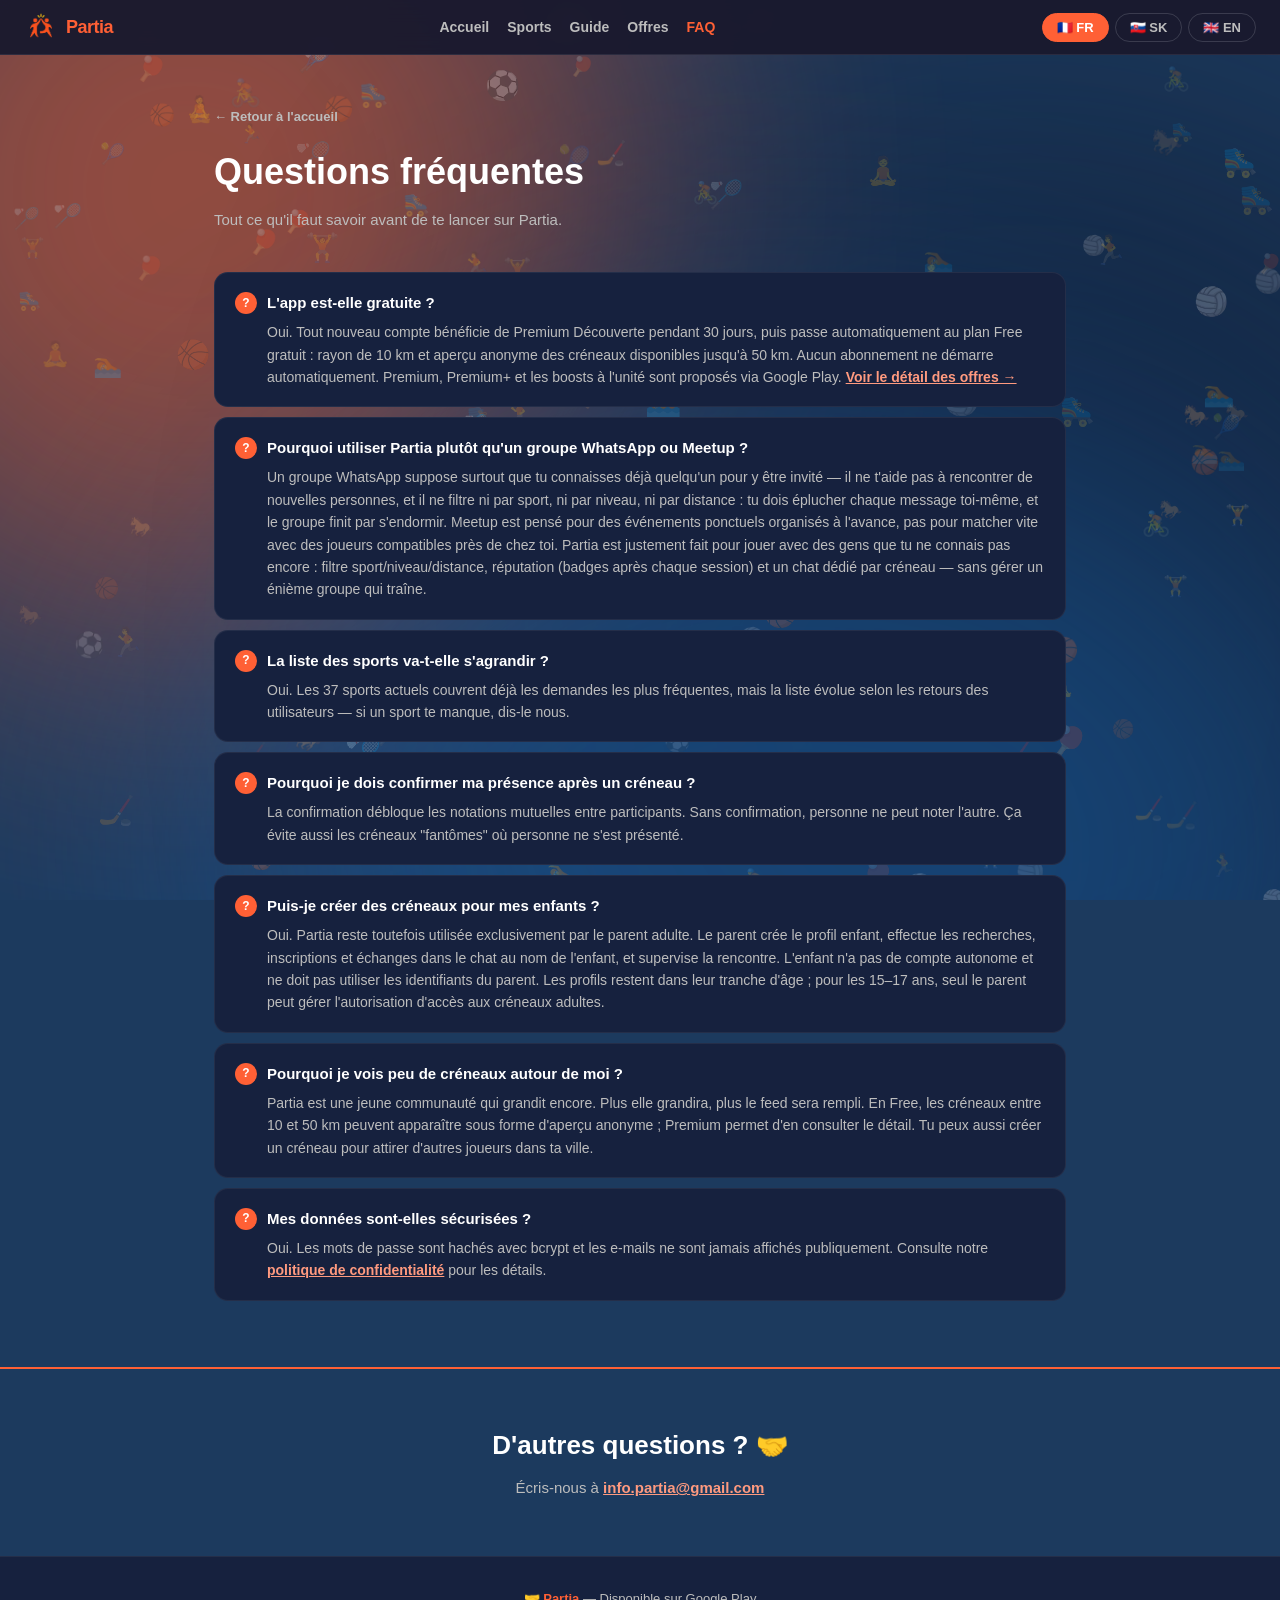
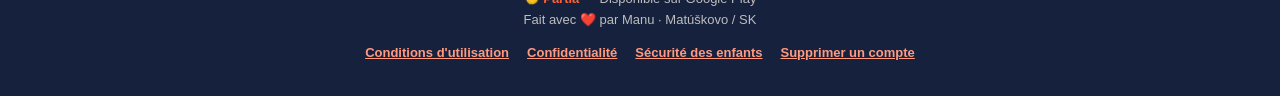
<file: faq.html>
<!DOCTYPE html>
<html lang="fr">
<head>
  <meta charset="UTF-8" />
  <meta name="viewport" content="width=device-width, initial-scale=1.0" />
  <meta name="description" content="Questions fréquentes sur l'application Partia." />
  <title>FAQ — Partia</title>
  <link rel="icon" href="assets/partia-sport-icon-v1.png">
  <style>
    :root {
      --primary: #FF6035;
      --secondary: #FF8C5A;
      --dark: #1A1A2E;
      --card: #16213E;
      --input: #0F3460;
      --text: #FFFFFF;
      --gray: #BDBDBD;
    }
    * { box-sizing: border-box; margin: 0; padding: 0; }
    html, body { overflow-x: hidden; max-width: 100%; }
    body { background: #1c3a5e; color: var(--text); font-family: -apple-system, BlinkMacSystemFont, 'Segoe UI', Roboto, sans-serif; line-height: 1.6; }

    /* BLURRED BRAND BACKGROUND (matches video/promo assets) */
    .blur-bg { position: fixed; inset: 0; z-index: -3; overflow: hidden; pointer-events: none; }
    .blur-bg .blob { position: absolute; border-radius: 50%; filter: blur(140px); }
    .blur-bg .blob.orange { width: 900px; height: 900px; top: -260px; left: -260px; background: #F15A29; opacity: 0.55; }
    .blur-bg .blob.navy1 { width: 1100px; height: 1100px; top: 120px; right: -300px; background: #0b0e1f; opacity: 0.5; }
    .blur-bg .blob.blue { width: 1200px; height: 900px; bottom: -400px; left: 200px; background: #1A5C9E; opacity: 0.55; }

    .lang-bar { position: sticky; top: 0; z-index: 100; background: rgba(26,26,46,0.96); backdrop-filter: blur(10px); border-bottom: 1px solid rgba(255,255,255,0.08); display: flex; align-items: center; justify-content: space-between; padding: 10px 24px; gap: 16px; flex-wrap: wrap; }
    .lang-logo { color: var(--primary); font-weight: 900; font-size: 18px; letter-spacing: -0.5px; display:flex; align-items:center; gap:8px; text-decoration: none; }
    .brand-icon { width:34px; height:34px; object-fit:contain; }
    .top-nav { display: flex; gap: 18px; }
    .top-nav a { color: var(--gray); font-weight: 700; font-size: 14px; text-decoration: none; }
    .top-nav a:hover, .top-nav a.current { color: var(--primary); }
    .lang-btns { display: flex; gap: 6px; }
    .lang-btn { background: none; border: 1px solid rgba(255,255,255,0.15); color: var(--gray); padding: 6px 14px; border-radius: 999px; font-size: 13px; font-weight: 700; cursor: pointer; transition: all 0.2s; }
    .lang-btn.active { background: var(--primary); border-color: var(--primary); color: #fff; }
    .lang-btn:hover:not(.active) { border-color: var(--primary); color: var(--primary); }

    .page-header { max-width: 900px; margin: 0 auto; padding: 48px 24px 8px; }
    .back-link { color: var(--gray); font-size: 13px; font-weight: 700; text-decoration: none; }
    .back-link:hover { color: var(--primary); }
    .page-title { font-size: 36px; font-weight: 900; color: #fff; margin-top: 14px; }
    .page-sub { color: var(--gray); font-size: 15px; margin-top: 8px; max-width: 640px; }

    .section { max-width: 900px; margin: 0 auto; padding: 32px 24px 56px; }

    .faq-item { background: var(--card); border-radius: 14px; padding: 18px 20px; margin-bottom: 10px; border: 1px solid rgba(255,255,255,0.06); }
    .faq-q { font-weight: 800; color: #fff; font-size: 15px; margin-bottom: 6px; display: flex; align-items: flex-start; gap: 10px; }
    .faq-q::before { content: "?"; background: var(--primary); color: #fff; width: 22px; height: 22px; border-radius: 50%; display: inline-flex; align-items: center; justify-content: center; font-size: 12px; font-weight: 900; flex-shrink: 0; margin-top: 1px; }
    .faq-a { color: var(--gray); font-size: 14px; line-height: 1.6; padding-left: 32px; }
    .faq-a a { color: #FF9A7F; font-weight: 700; }

    .cta-section { text-align: center; padding: 56px 24px; background: transparent; border-top: 2px solid var(--primary); }
    .cta-title { font-size: 26px; font-weight: 900; color: #fff; margin-bottom: 10px; }
    .cta-sub { color: var(--gray); font-size: 15px; }

    footer { background: var(--card); text-align: center; padding: 32px 24px; color: var(--gray); font-size: 13px; border-top: 1px solid rgba(255,255,255,0.06); }
    footer strong { color: var(--primary); }
    .legal-links { display: flex; justify-content: center; flex-wrap: wrap; gap: 8px 18px; margin-top: 12px; }
    .legal-links a { color: #FF9A7F; font-weight: 700; }
    .legal-links a:hover { color: #fff; }

    [data-lang] { display: none; }
    [data-lang].visible { display: block; }

    /* EASTER EGG */
    .egg-overlay { display: none; position: fixed; inset: 0; background: rgba(0,0,0,0.88); z-index: 1000; align-items: center; justify-content: center; padding: 24px; }
    .egg-overlay.visible { display: flex; }
    .egg-bg { position: absolute; inset: 0; overflow: hidden; pointer-events: none; }
    .egg-bg span { position: absolute; }
    .egg-box { position: relative; background: var(--card); border-radius: 20px; padding: 28px; max-width: 360px; width: 90%; max-height: 80vh; overflow-y: auto; box-shadow: 0 20px 60px rgba(0,0,0,0.5); z-index: 1; }
    .egg-title { color: #fff; font-size: 22px; font-weight: 900; margin-bottom: 16px; }
    .egg-line { color: var(--gray); font-size: 14px; line-height: 1.6; margin-bottom: 10px; }
    .egg-thanks { color: var(--gray); font-size: 12px; margin-top: 14px; padding-top: 14px; border-top: 1px solid rgba(255,255,255,0.08); line-height: 1.6; }
    .egg-thanks strong { color: var(--primary); }
    .egg-close { display: block; margin: 20px auto 0; background: none; border: none; color: var(--primary); font-size: 15px; font-weight: 700; cursor: pointer; padding: 0; font-family: inherit; }

    /* SITE-WIDE SPORT EMOJI BACKGROUND — discret, visible entre les blocs opaques */
    .sport-bg { position: fixed; inset: 0; z-index: -1; overflow: hidden; pointer-events: none; }
    .sport-bg span { position: absolute; }
  </style>
</head>
<body>

<div class="blur-bg"><div class="blob orange"></div><div class="blob navy1"></div><div class="blob blue"></div></div>
<div class="sport-bg" id="sport-bg"></div>

<nav class="lang-bar">
  <a class="lang-logo" href="index.html"><img class="brand-icon" src="assets/partia-sport-icon-v1.png" alt="">Partia</a>
  <div class="top-nav" data-lang="fr" style="display:flex"><a href="index.html?lang=fr">Accueil</a><a href="sports.html?lang=fr">Sports</a><a href="guide.html?lang=fr">Guide</a><a href="offres.html?lang=fr">Offres</a><a class="current" href="faq.html?lang=fr">FAQ</a></div>
  <div class="top-nav" data-lang="sk" style="display:none"><a href="index.html?lang=sk">Domov</a><a href="sports.html?lang=sk">Športy</a><a href="guide.html?lang=sk">Príručka</a><a href="offres.html?lang=sk">Ponuky</a><a class="current" href="faq.html?lang=sk">FAQ</a></div>
  <div class="top-nav" data-lang="en" style="display:none"><a href="index.html?lang=en">Home</a><a href="sports.html?lang=en">Sports</a><a href="guide.html?lang=en">Guide</a><a href="offres.html?lang=en">Plans</a><a class="current" href="faq.html?lang=en">FAQ</a></div>
  <div class="lang-btns">
    <button class="lang-btn active" data-lang-btn="fr" onclick="setLang('fr')">🇫🇷 FR</button>
    <button class="lang-btn" data-lang-btn="sk" onclick="setLang('sk')">🇸🇰 SK</button>
    <button class="lang-btn" data-lang-btn="en" onclick="setLang('en')">🇬🇧 EN</button>
  </div>
</nav>

<!-- FRENCH -->
<div data-lang="fr" class="visible">
  <div class="page-header">
    <a class="back-link" href="index.html?lang=fr">← Retour à l'accueil</a>
    <h1 class="page-title">Questions fréquentes</h1>
    <p class="page-sub">Tout ce qu'il faut savoir avant de te lancer sur Partia.</p>
  </div>
  <div class="section">
    <div class="faq-item"><div class="faq-q">L'app est-elle gratuite ?</div><div class="faq-a">Oui. Tout nouveau compte bénéficie de Premium Découverte pendant 30 jours, puis passe automatiquement au plan Free gratuit : rayon de 10 km et aperçu anonyme des créneaux disponibles jusqu'à 50 km. Aucun abonnement ne démarre automatiquement. Premium, Premium+ et les boosts à l'unité sont proposés via Google Play. <a href="offres.html?lang=fr">Voir le détail des offres →</a></div></div>
    <div class="faq-item"><div class="faq-q">Pourquoi utiliser Partia plutôt qu'un groupe WhatsApp ou Meetup ?</div><div class="faq-a">Un groupe WhatsApp suppose surtout que tu connaisses déjà quelqu'un pour y être invité — il ne t'aide pas à rencontrer de nouvelles personnes, et il ne filtre ni par sport, ni par niveau, ni par distance : tu dois éplucher chaque message toi-même, et le groupe finit par s'endormir. Meetup est pensé pour des événements ponctuels organisés à l'avance, pas pour matcher vite avec des joueurs compatibles près de chez toi. Partia est justement fait pour jouer avec des gens que tu ne connais pas encore : filtre sport/niveau/distance, réputation (badges après chaque session) et un chat dédié par créneau — sans gérer un énième groupe qui traîne.</div></div>
    <div class="faq-item"><div class="faq-q">La liste des sports va-t-elle s'agrandir ?</div><div class="faq-a">Oui. Les 37 sports actuels couvrent déjà les demandes les plus fréquentes, mais la liste évolue selon les retours des utilisateurs — si un sport te manque, dis-le nous.</div></div>
    <div class="faq-item"><div class="faq-q">Pourquoi je dois confirmer ma présence après un créneau ?</div><div class="faq-a">La confirmation débloque les notations mutuelles entre participants. Sans confirmation, personne ne peut noter l'autre. Ça évite aussi les créneaux "fantômes" où personne ne s'est présenté.</div></div>
    <div class="faq-item"><div class="faq-q">Puis-je créer des créneaux pour mes enfants ?</div><div class="faq-a">Oui. Partia reste toutefois utilisée exclusivement par le parent adulte. Le parent crée le profil enfant, effectue les recherches, inscriptions et échanges dans le chat au nom de l'enfant, et supervise la rencontre. L'enfant n'a pas de compte autonome et ne doit pas utiliser les identifiants du parent. Les profils restent dans leur tranche d'âge ; pour les 15–17 ans, seul le parent peut gérer l'autorisation d'accès aux créneaux adultes.</div></div>
    <div class="faq-item"><div class="faq-q">Pourquoi je vois peu de créneaux autour de moi ?</div><div class="faq-a">Partia est une jeune communauté qui grandit encore. Plus elle grandira, plus le feed sera rempli. En Free, les créneaux entre 10 et 50 km peuvent apparaître sous forme d'aperçu anonyme ; Premium permet d'en consulter le détail. Tu peux aussi créer un créneau pour attirer d'autres joueurs dans ta ville.</div></div>
    <div class="faq-item"><div class="faq-q">Mes données sont-elles sécurisées ?</div><div class="faq-a">Oui. Les mots de passe sont hachés avec bcrypt et les e-mails ne sont jamais affichés publiquement. Consulte notre <a href="privacy.html?lang=fr">politique de confidentialité</a> pour les détails.</div></div>
  </div>
  <div class="cta-section">
    <h2 class="cta-title">D'autres questions ? 🤝</h2>
    <p class="cta-sub">Écris-nous à <a href="mailto:info.partia@gmail.com" style="color:#FF9A7F;font-weight:700;">info.partia@gmail.com</a></p>
  </div>
  <footer>
    <strong>🤝 Partia</strong> — Disponible sur Google Play<br/>
    Fait avec ❤️ par Manu · Matúškovo / SK
    <div class="legal-links"><a href="terms.html?lang=fr">Conditions d'utilisation</a><a href="privacy.html?lang=fr">Confidentialité</a><a href="child-safety.html?lang=fr">Sécurité des enfants</a><a href="delete-account.html?lang=fr">Supprimer un compte</a></div>
  </footer>
</div>

<!-- SLOVAK -->
<div data-lang="sk">
  <div class="page-header">
    <a class="back-link" href="index.html?lang=sk">← Späť na domovskú stránku</a>
    <h1 class="page-title">Časté otázky</h1>
    <p class="page-sub">Všetko, čo potrebuješ vedieť pred tým, ako začneš s Partiou.</p>
  </div>
  <div class="section">
    <div class="faq-item"><div class="faq-q">Je aplikácia bezplatná?</div><div class="faq-a">Áno. Každý nový účet získa Premium na vyskúšanie na 30 dní a potom automaticky prejde na bezplatný Free: okruh 10 km a anonymný náhľad termínov do 50 km. Žiadne predplatné sa nespustí automaticky. Premium, Premium+ a jednotlivé boosty sú dostupné cez Google Play. <a href="offres.html?lang=sk">Pozri si podrobnosti ponúk →</a></div></div>
    <div class="faq-item"><div class="faq-q">Prečo používať Partiu namiesto WhatsApp skupiny alebo Meetupu?</div><div class="faq-a">WhatsApp skupina hlavne predpokladá, že už niekoho poznáš, aby ťa do nej pozvali — nepomôže ti spoznať nových ľudí, a navyše nefiltruje podľa športu, úrovne ani vzdialenosti — musíš si sám prehrabať každú správu, a skupina nakoniec stíchne. Meetup je stavaný na vopred organizované jednorazové podujatia, nie na rýchle spárovanie s kompatibilnými hráčmi vo tvojom okolí. Partia je práve na to, aby si hral so športovcami, ktorých ešte nepoznáš: filter športu/úrovne/vzdialenosti, reputácia (odznaky po každej session) a vyhradený chat pre každý termín — bez ďalšej skupinovej konverzácie, ktorá sa vlečie donekonečna.</div></div>
    <div class="faq-item"><div class="faq-q">Bude sa zoznam športov rozširovať?</div><div class="faq-a">Áno. Súčasných 37 športov pokrýva už teraz najčastejšie požiadavky, ale zoznam sa vyvíja podľa spätnej väzby používateľov — ak ti nejaký šport chýba, daj nám vedieť.</div></div>
    <div class="faq-item"><div class="faq-q">Prečo musím potvrdiť účasť po termíne?</div><div class="faq-a">Potvrdenie odomkne vzájomné hodnotenia medzi účastníkmi. Bez potvrdenia nikto nemôže hodnotiť druhého. Zabraňuje to tiež "duchom" termínom kde sa nikto neobjavil.</div></div>
    <div class="faq-item"><div class="faq-q">Môžem vytvárať termíny pre moje deti?</div><div class="faq-a">Áno. Partiu však používa výhradne dospelý rodič. Rodič vytvorí detský profil, v mene dieťaťa vyhľadáva termíny, prihlasuje ho, komunikuje v chate a dohliada na stretnutie. Dieťa nemá samostatný účet a nesmie používať prihlasovacie údaje rodiča. Profily zostávajú vo svojej vekovej skupine; prístup profilu 15–17 k termínom dospelých môže spravovať iba rodič.</div></div>
    <div class="faq-item"><div class="faq-q">Prečo vidím málo termínov vo svojom okolí?</div><div class="faq-a">Partia je ešte mladá komunita, ktorá rastie. Čím viac komunita porastie, tým viac bude vo feede. Vo Free sa termíny od 10 do 50 km môžu zobraziť ako anonymný náhľad; Premium sprístupní ich detail. Môžeš tiež vytvoriť vlastný termín.</div></div>
    <div class="faq-item"><div class="faq-q">Sú moje údaje v bezpečí?</div><div class="faq-a">Áno. Heslá sú hashované pomocou bcrypt a e-maily sa nikdy verejne nezobrazujú. Podrobnosti nájdeš v <a href="privacy.html?lang=sk">zásadách ochrany osobných údajov</a>.</div></div>
  </div>
  <div class="cta-section">
    <h2 class="cta-title">Máš ďalšie otázky? 🤝</h2>
    <p class="cta-sub">Napíš nám na <a href="mailto:info.partia@gmail.com" style="color:#FF9A7F;font-weight:700;">info.partia@gmail.com</a></p>
  </div>
  <footer>
    <strong>🤝 Partia</strong> — Dostupná na Google Play<br/>
    Vytvorené s ❤️ od Manu · Matúškovo / SK
    <div class="legal-links"><a href="terms.html?lang=sk">Podmienky používania</a><a href="privacy.html?lang=sk">Súkromie</a><a href="child-safety.html?lang=sk">Bezpečnosť detí</a><a href="delete-account.html?lang=sk">Vymazanie účtu</a></div>
  </footer>
</div>

<!-- ENGLISH -->
<div data-lang="en">
  <div class="page-header">
    <a class="back-link" href="index.html?lang=en">← Back to home</a>
    <h1 class="page-title">Frequently Asked Questions</h1>
    <p class="page-sub">Everything you need to know before getting started on Partia.</p>
  </div>
  <div class="section">
    <div class="faq-item"><div class="faq-q">Is the app free?</div><div class="faq-a">Yes. Every new account gets Premium Discovery for 30 days, then automatically switches to the free plan: a 10 km radius plus an anonymous preview of available slots up to 50 km. No subscription starts automatically. Premium, Premium+ and one-time boosts are offered through Google Play. <a href="offres.html?lang=en">See the full plan details →</a></div></div>
    <div class="faq-item"><div class="faq-q">Why use Partia instead of a WhatsApp group or Meetup?</div><div class="faq-a">A WhatsApp group mostly assumes you already know someone to be invited — it doesn't help you meet new people, and it doesn't filter by sport, skill level, or distance either: you have to dig through every message yourself, and the group eventually goes quiet. Meetup is built for pre-organized one-off events, not for quickly matching with compatible players near you. Partia is built precisely for playing with people you don't know yet: sport/level/distance filtering, reputation (badges after each session) and a dedicated chat per slot — without managing yet another group chat that drags on.</div></div>
    <div class="faq-item"><div class="faq-q">Will the sports list keep growing?</div><div class="faq-a">Yes. The current 37 sports already cover the most common requests, but the list evolves based on user feedback — if a sport is missing, let us know.</div></div>
    <div class="faq-item"><div class="faq-q">Why do I need to confirm attendance after a slot?</div><div class="faq-a">Confirmation unlocks mutual ratings between participants. Without it, nobody can rate the others. It also avoids "ghost" slots where nobody showed up.</div></div>
    <div class="faq-item"><div class="faq-q">Can I create slots for my children?</div><div class="faq-a">Yes. Partia must still be used exclusively by the adult parent. The parent creates the child profile, searches, registers and communicates in the chat on the child's behalf, and supervises the meetup. The child has no independent account and must not use the parent's login details. Profiles stay within their age group; only the parent may manage access to adult slots for an age 15–17 profile.</div></div>
    <div class="faq-item"><div class="faq-q">Why do I see few slots near me?</div><div class="faq-a">Partia is still a young, growing community. The more it grows, the more the feed will fill up. On Free, slots between 10 and 50 km may appear as an anonymous preview; Premium unlocks their details. You can also create a slot yourself.</div></div>
    <div class="faq-item"><div class="faq-q">Is my data secure?</div><div class="faq-a">Yes. Passwords are hashed with bcrypt and email addresses are never displayed publicly. See our <a href="privacy.html?lang=en">privacy policy</a> for details.</div></div>
  </div>
  <div class="cta-section">
    <h2 class="cta-title">More questions? 🤝</h2>
    <p class="cta-sub">Write to us at <a href="mailto:info.partia@gmail.com" style="color:#FF9A7F;font-weight:700;">info.partia@gmail.com</a></p>
  </div>
  <footer>
    <strong>🤝 Partia</strong> — Available on Google Play<br/>
    Made with ❤️ by Manu · Matúškovo / SK
    <div class="legal-links"><a href="terms.html?lang=en">Terms of use</a><a href="privacy.html?lang=en">Privacy</a><a href="child-safety.html?lang=en">Child safety</a><a href="delete-account.html?lang=en">Delete an account</a></div>
  </footer>
</div>

<div class="egg-overlay" id="egg-overlay">
  <div class="egg-bg" id="egg-bg"></div>
  <div class="egg-box">
    <div id="egg-title" class="egg-title"></div>
    <div id="egg-lines"></div>
    <div id="egg-thanks" class="egg-thanks"></div>
    <button id="egg-close" class="egg-close"><span id="egg-close-text"></span></button>
  </div>
</div>

<script>
  // Fond discret d'emoji sport, visible entre les blocs opaques (même esprit que l'app).
  (function () {
    var BG_SPORTS = ['⚽','🏀','🎾','🏐','🏃','🚴','🏊','🏋️','🧘','🛼','🏸','🏓','🏒','🐎'];
    document.addEventListener('DOMContentLoaded', function () {
      var container = document.getElementById('sport-bg');
      if (!container) return;
      for (var i = 0; i < 130; i++) {
        var span = document.createElement('span');
        span.textContent = BG_SPORTS[i % BG_SPORTS.length];
        span.style.left = (Math.random() * 100) + '%';
        span.style.top = (Math.random() * 100) + '%';
        span.style.fontSize = (18 + Math.random() * 12) + 'px';
        span.style.opacity = (0.12 + Math.random() * 0.13).toFixed(2);
        container.appendChild(span);
      }
    });
  })();

  // Easter egg — 5 taps sur le logo, texte selon la langue active.
  (function () {
    var EGG_SPORTS = ['⚽','🏀','🎾','🏐','🏃','🚴','🏊','🏋️','🧘','🛼','🏸','🏓','🏒','🐎'];
    var EGG_TEXT = {
      fr: {
        greeting: "Enfin, tu m'as trouvé 😉",
        lines: [
          "Bon, pas trop de place ici pour écrire un roman, alors on va faire court 🙂",
          "Moi c'est Manu, Français vivant en Slovaquie — j'en avais marre de galérer à faire les sports que j'aime.",
          "Ma solution : une appli simple et fonctionnelle.",
          "Amuse-toi bien !!!! 😘"
        ],
        thanksPrefix: "Remerciements à mes testeurs : Ophélie, Jana, Catherine, Monika, Priscilla, Zoya, Nicholas, Mikaël, Médéric, Maxime, Frantisek et mon fidèle assistant (et fils) ",
        close: 'Fermer'
      },
      sk: {
        greeting: "Konečne si ma našiel/našla 😉",
        lines: [
          "Tu nie je veľa miesta na román, tak to spravím krátko 🙂",
          "Ja som Manu, Francúz žijúci na Slovensku — mal som dosť trápenia s hľadaním športu, ktorý mám rád.",
          "Moje riešenie: jednoduchá a funkčná appka.",
          "Uži si to !!!! 😘"
        ],
        thanksPrefix: "Poďakovanie mojim testerom: Ophélie, Jana, Catherine, Monika, Priscilla, Zoya, Nicholas, Mikaël, Médéric, Maxime, Frantisek a môjmu vernému asistentovi (a synovi) ",
        close: 'Zavrieť'
      },
      en: {
        greeting: "You finally found me 😉",
        lines: [
          "Not much room here for a novel, so let's keep it short 🙂",
          "I'm Manu, a Frenchman living in Slovakia — I got tired of struggling to play the sports I love.",
          "My solution: a simple, functional app.",
          "Have fun !!!! 😘"
        ],
        thanksPrefix: "Thanks to my testers: Ophélie, Jana, Catherine, Monika, Priscilla, Zoya, Nicholas, Mikaël, Médéric, Maxime, Frantisek, and my loyal assistant (and son) ",
        close: 'Close'
      }
    };

    function buildEggBg(container) {
      container.innerHTML = '';
      for (var i = 0; i < 50; i++) {
        var span = document.createElement('span');
        span.textContent = EGG_SPORTS[i % EGG_SPORTS.length];
        span.style.left = (Math.random() * 100) + '%';
        span.style.top = (Math.random() * 100) + '%';
        span.style.fontSize = (16 + Math.random() * 16) + 'px';
        span.style.opacity = (0.08 + Math.random() * 0.14).toFixed(2);
        container.appendChild(span);
      }
    }

    function showEgg() {
      var lang = document.documentElement.lang || 'fr';
      var data = EGG_TEXT[lang] || EGG_TEXT.fr;
      document.getElementById('egg-title').textContent = data.greeting;
      document.getElementById('egg-lines').innerHTML = data.lines.map(function (l) {
        return '<p class="egg-line">' + l + '</p>';
      }).join('');
      document.getElementById('egg-thanks').innerHTML = data.thanksPrefix + '<strong>Daniel</strong>.';
      document.getElementById('egg-close-text').textContent = data.close;
      buildEggBg(document.getElementById('egg-bg'));
      document.getElementById('egg-overlay').classList.add('visible');
    }

    function hideEgg() {
      document.getElementById('egg-overlay').classList.remove('visible');
    }

    document.addEventListener('DOMContentLoaded', function () {
      var logo = document.querySelector('.lang-logo');
      var tapCount = 0, navTimer = null;
      if (logo) {
        var href = logo.getAttribute('href');
        logo.addEventListener('click', function (e) {
          e.preventDefault();
          clearTimeout(navTimer);
          tapCount++;
          if (tapCount >= 5) {
            tapCount = 0;
            showEgg();
            return;
          }
          navTimer = setTimeout(function () {
            tapCount = 0;
            if (href) window.location.href = href;
          }, 320);
        });
      }
      var closeBtn = document.getElementById('egg-close');
      if (closeBtn) closeBtn.addEventListener('click', hideEgg);
      var overlay = document.getElementById('egg-overlay');
      if (overlay) overlay.addEventListener('click', function (e) { if (e.target === overlay) hideEgg(); });
    });
  })();
</script>

<script>
  function setLang(lang) {
    document.querySelectorAll('[data-lang]').forEach(function(el) {
      el.style.display = (el.getAttribute('data-lang') === lang) ? 'block' : 'none';
    });
    document.querySelectorAll('.top-nav[data-lang]').forEach(function(el) {
      el.style.display = (el.getAttribute('data-lang') === lang) ? 'flex' : 'none';
    });
    document.querySelectorAll('[data-lang-btn]').forEach(function(btn) {
      btn.classList.toggle('active', btn.getAttribute('data-lang-btn') === lang);
    });
    document.documentElement.lang = lang;
    var logoLink = document.querySelector('.lang-logo');
    if (logoLink && logoLink.tagName === 'A') { logoLink.href = 'index.html?lang=' + lang; }
    var nextUrl = new URL(window.location.href);
    nextUrl.searchParams.set('lang', lang);
    if (window.location.protocol !== 'file:') {
      window.history.replaceState({}, '', nextUrl);
    }
    window.scrollTo({ top: 0, behavior: 'smooth' });
  }

  document.addEventListener('DOMContentLoaded', function() {
    var requested = new URLSearchParams(window.location.search).get('lang');
    setLang(['fr', 'sk', 'en'].indexOf(requested) >= 0 ? requested : 'fr');
  });
</script>

</body>
</html>
</file>
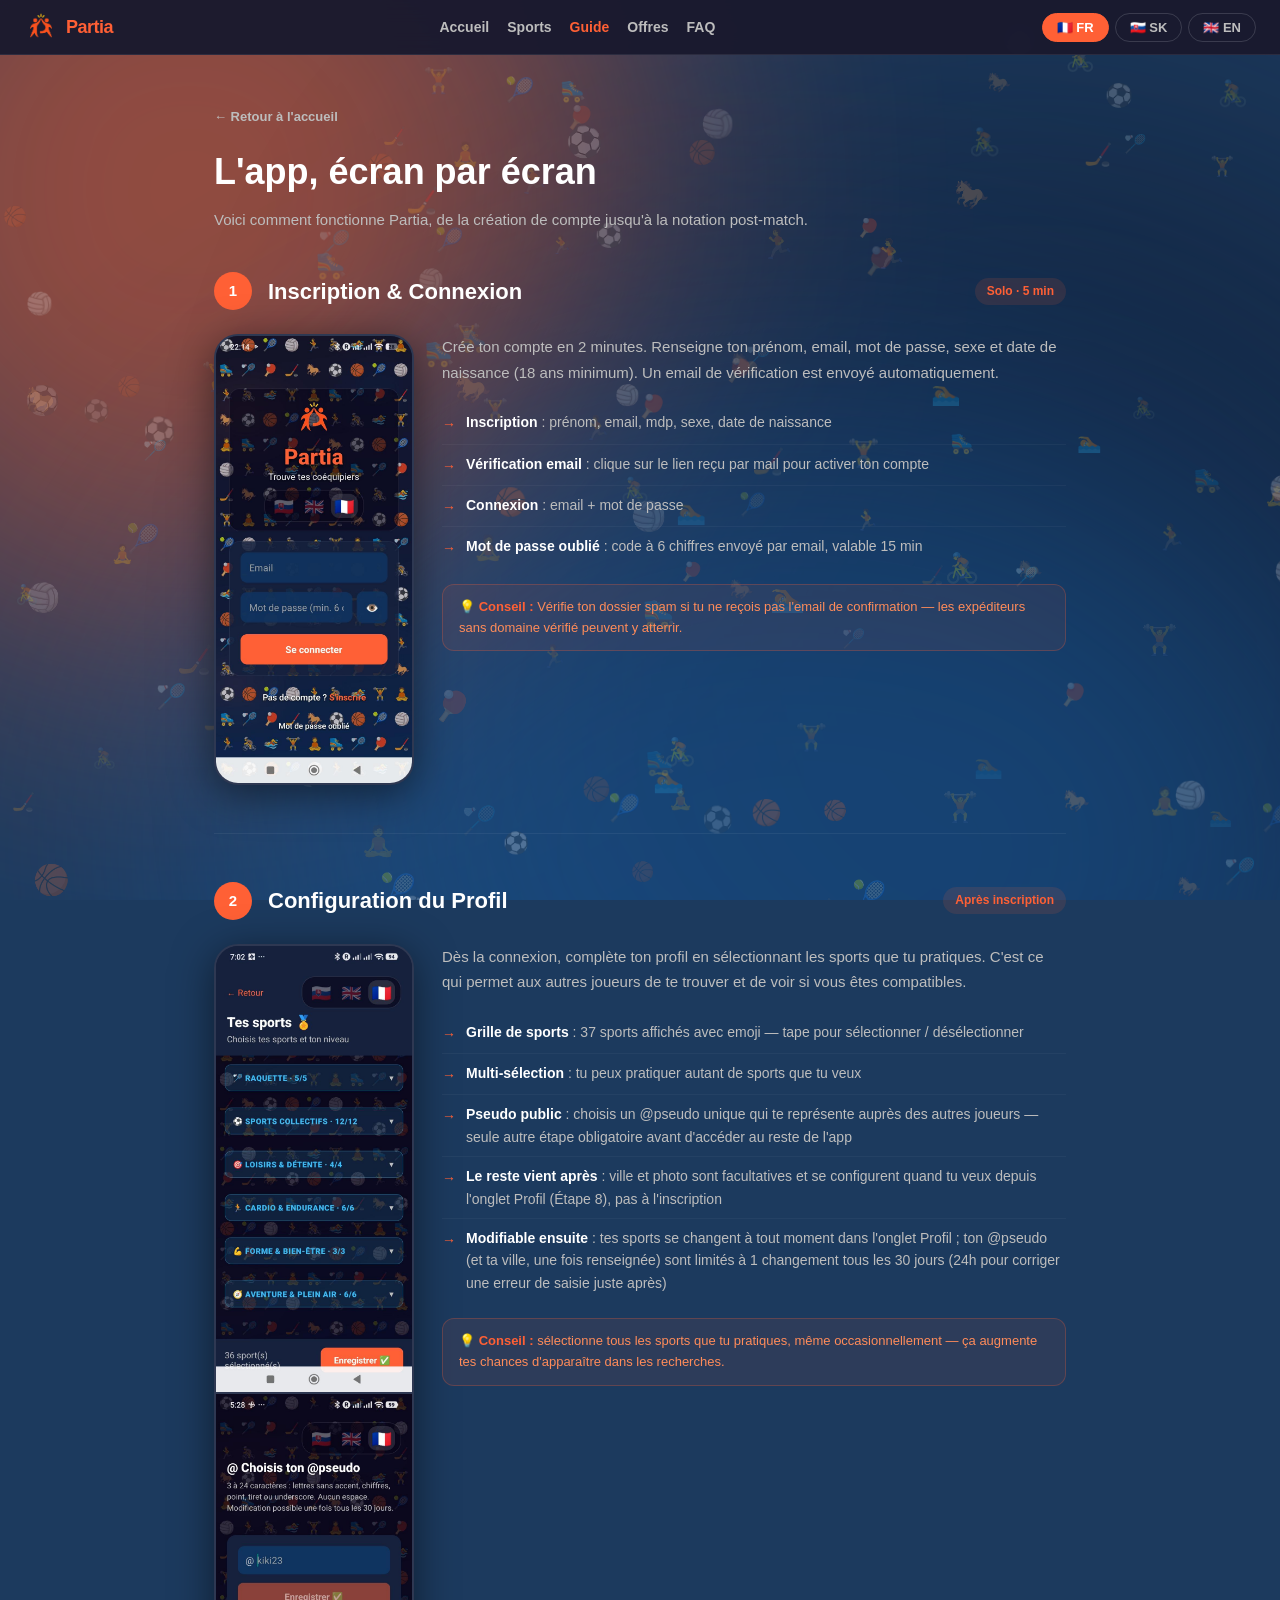
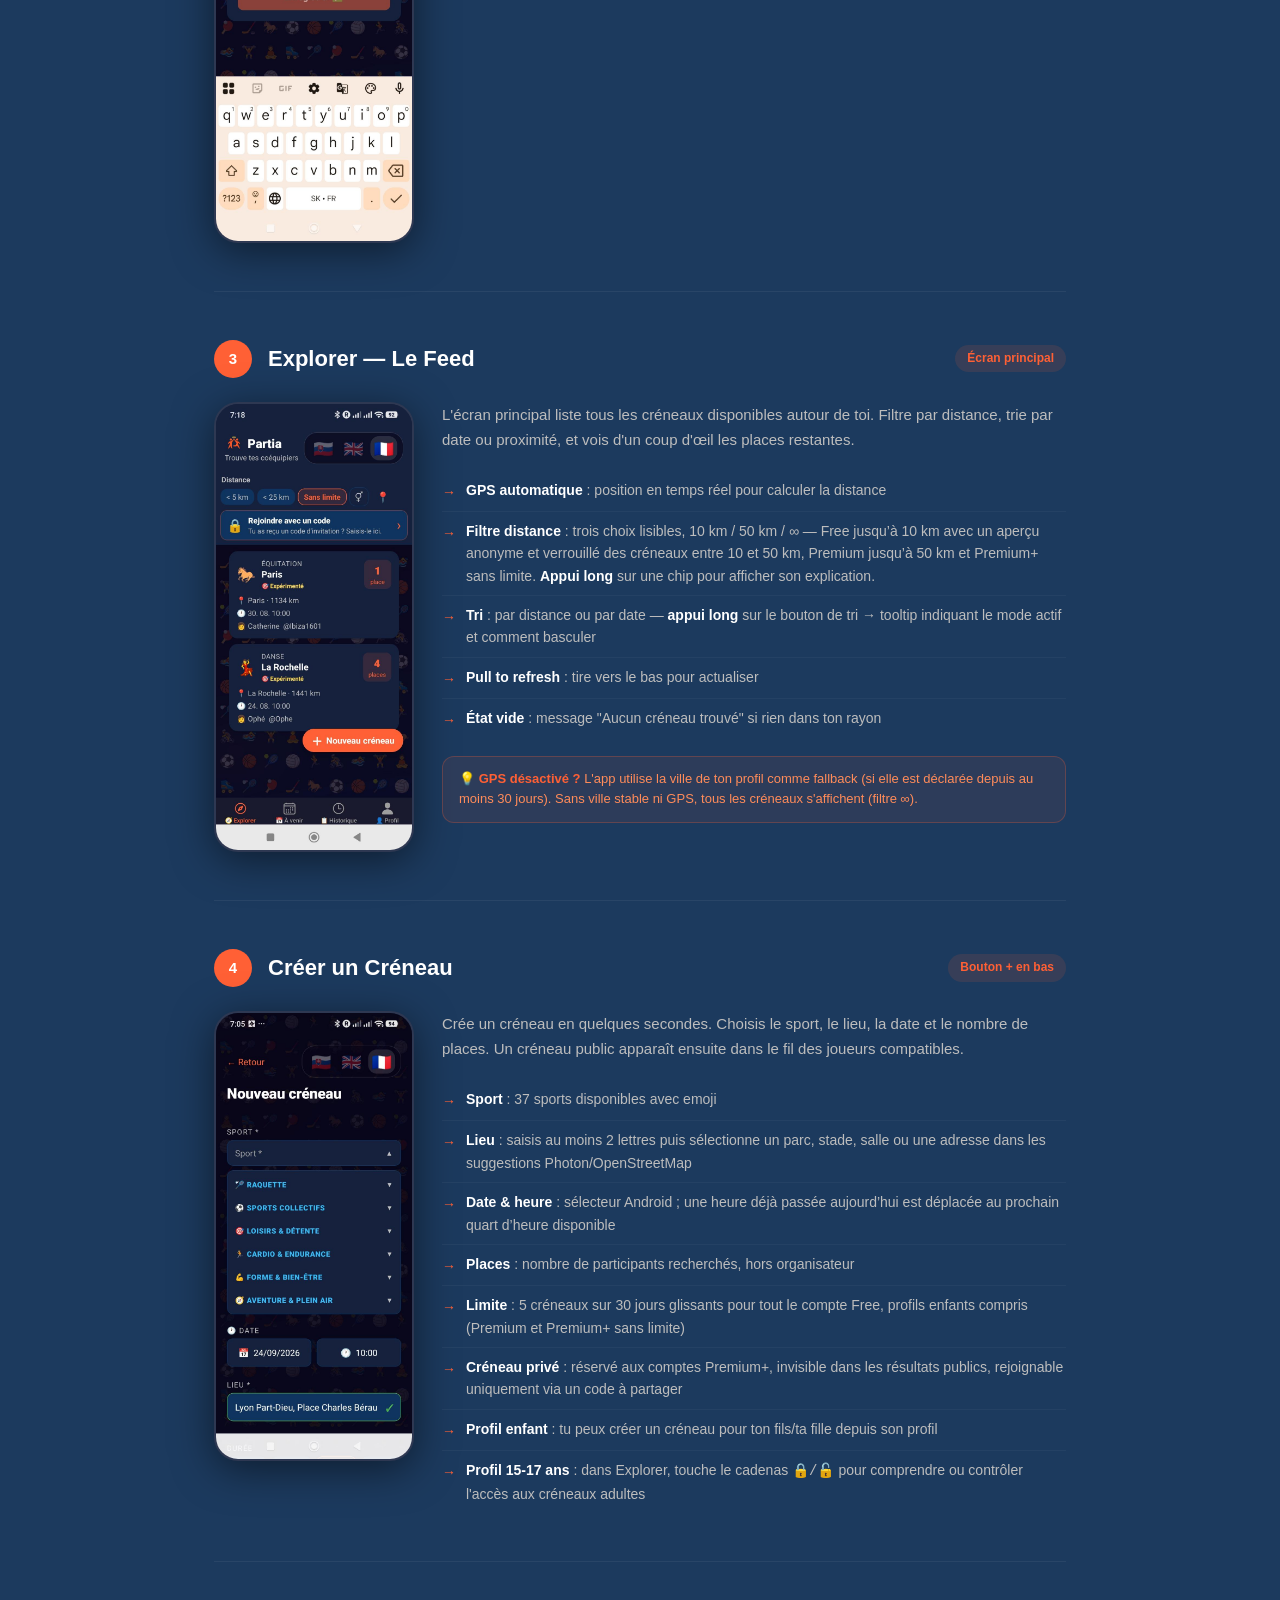
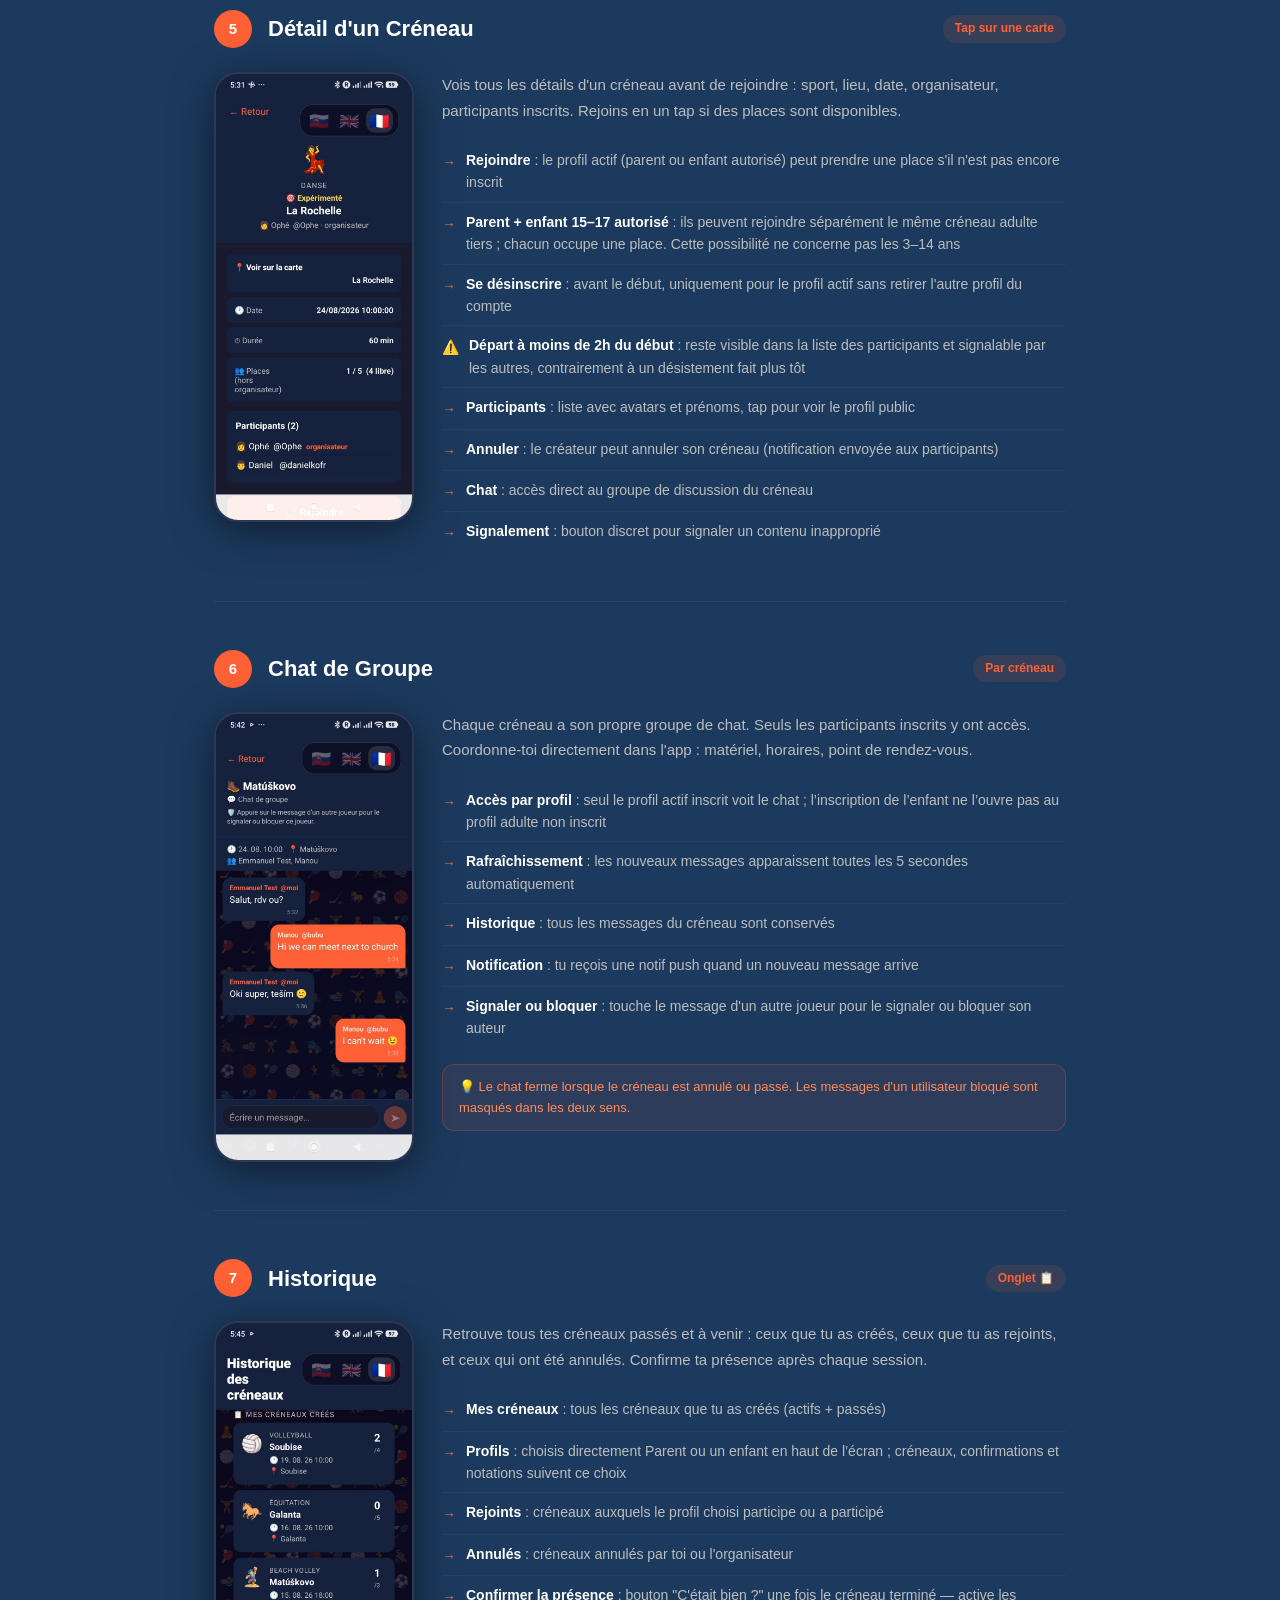
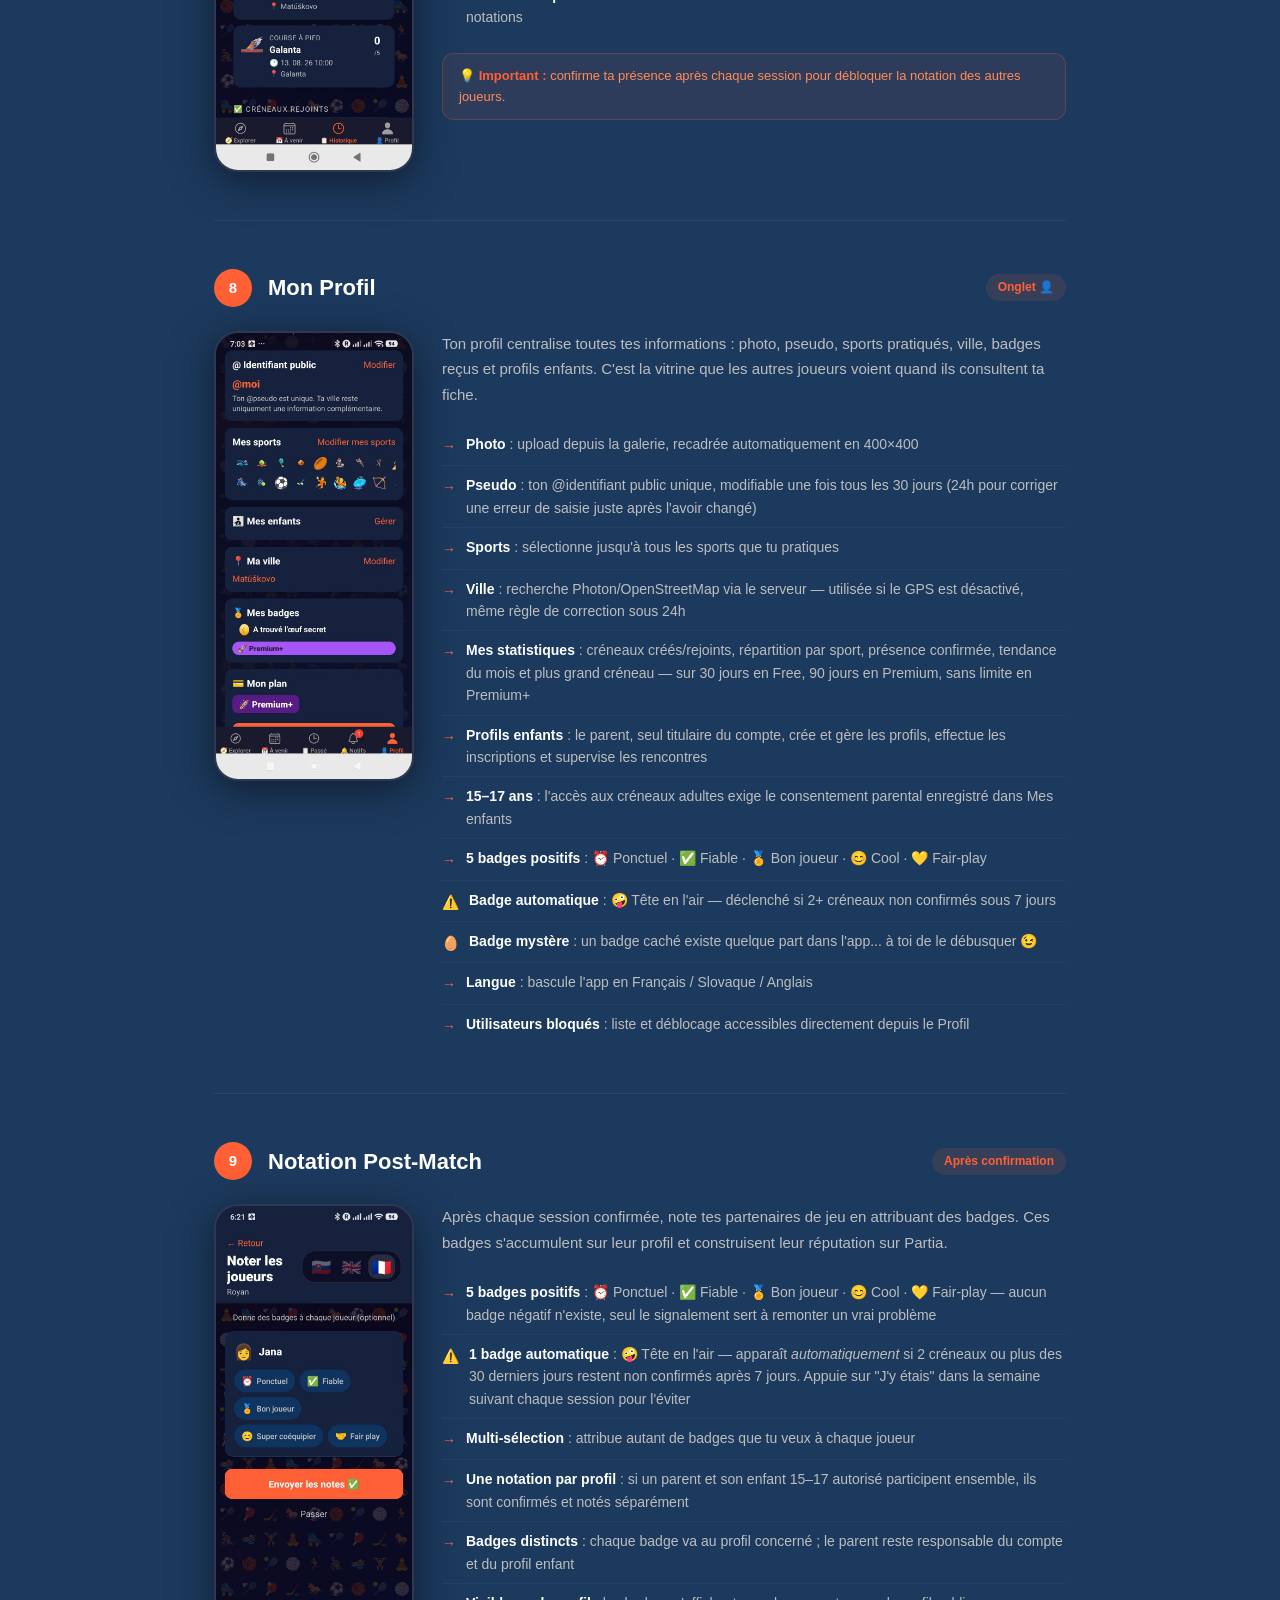
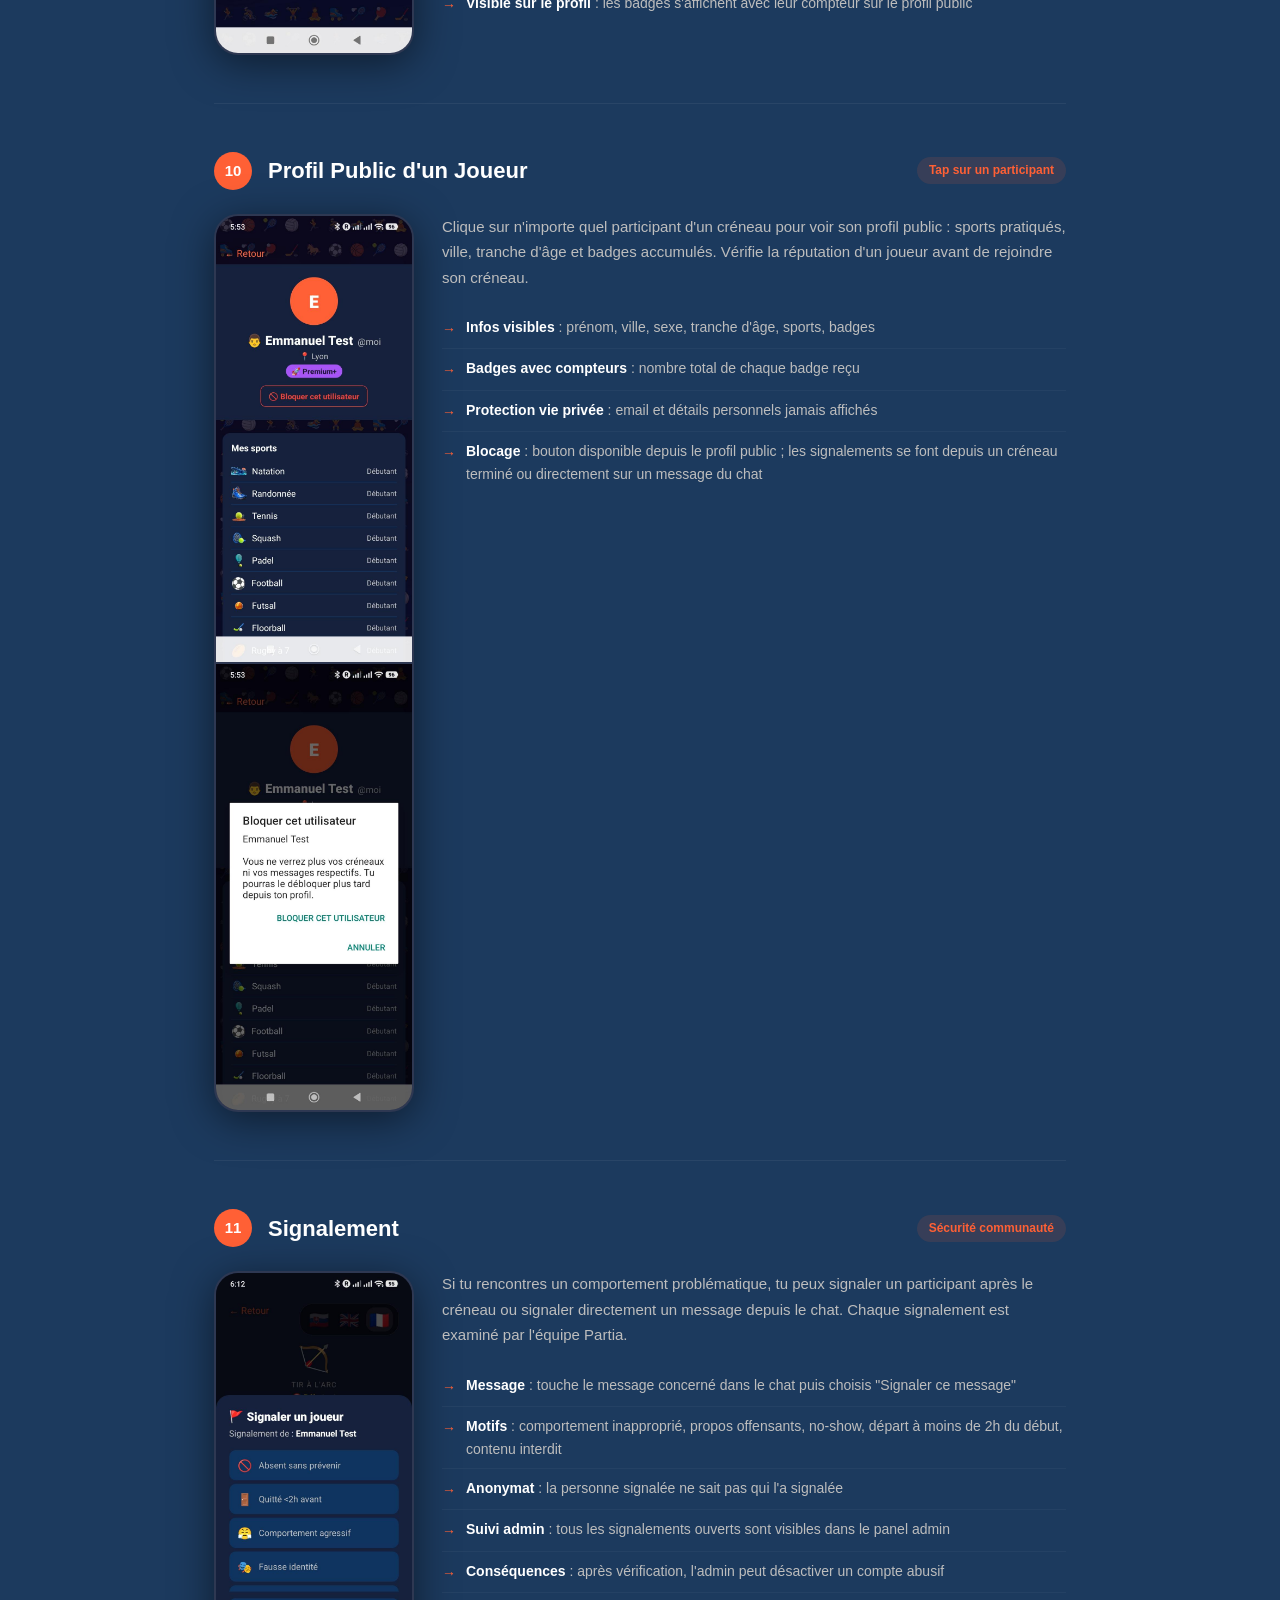
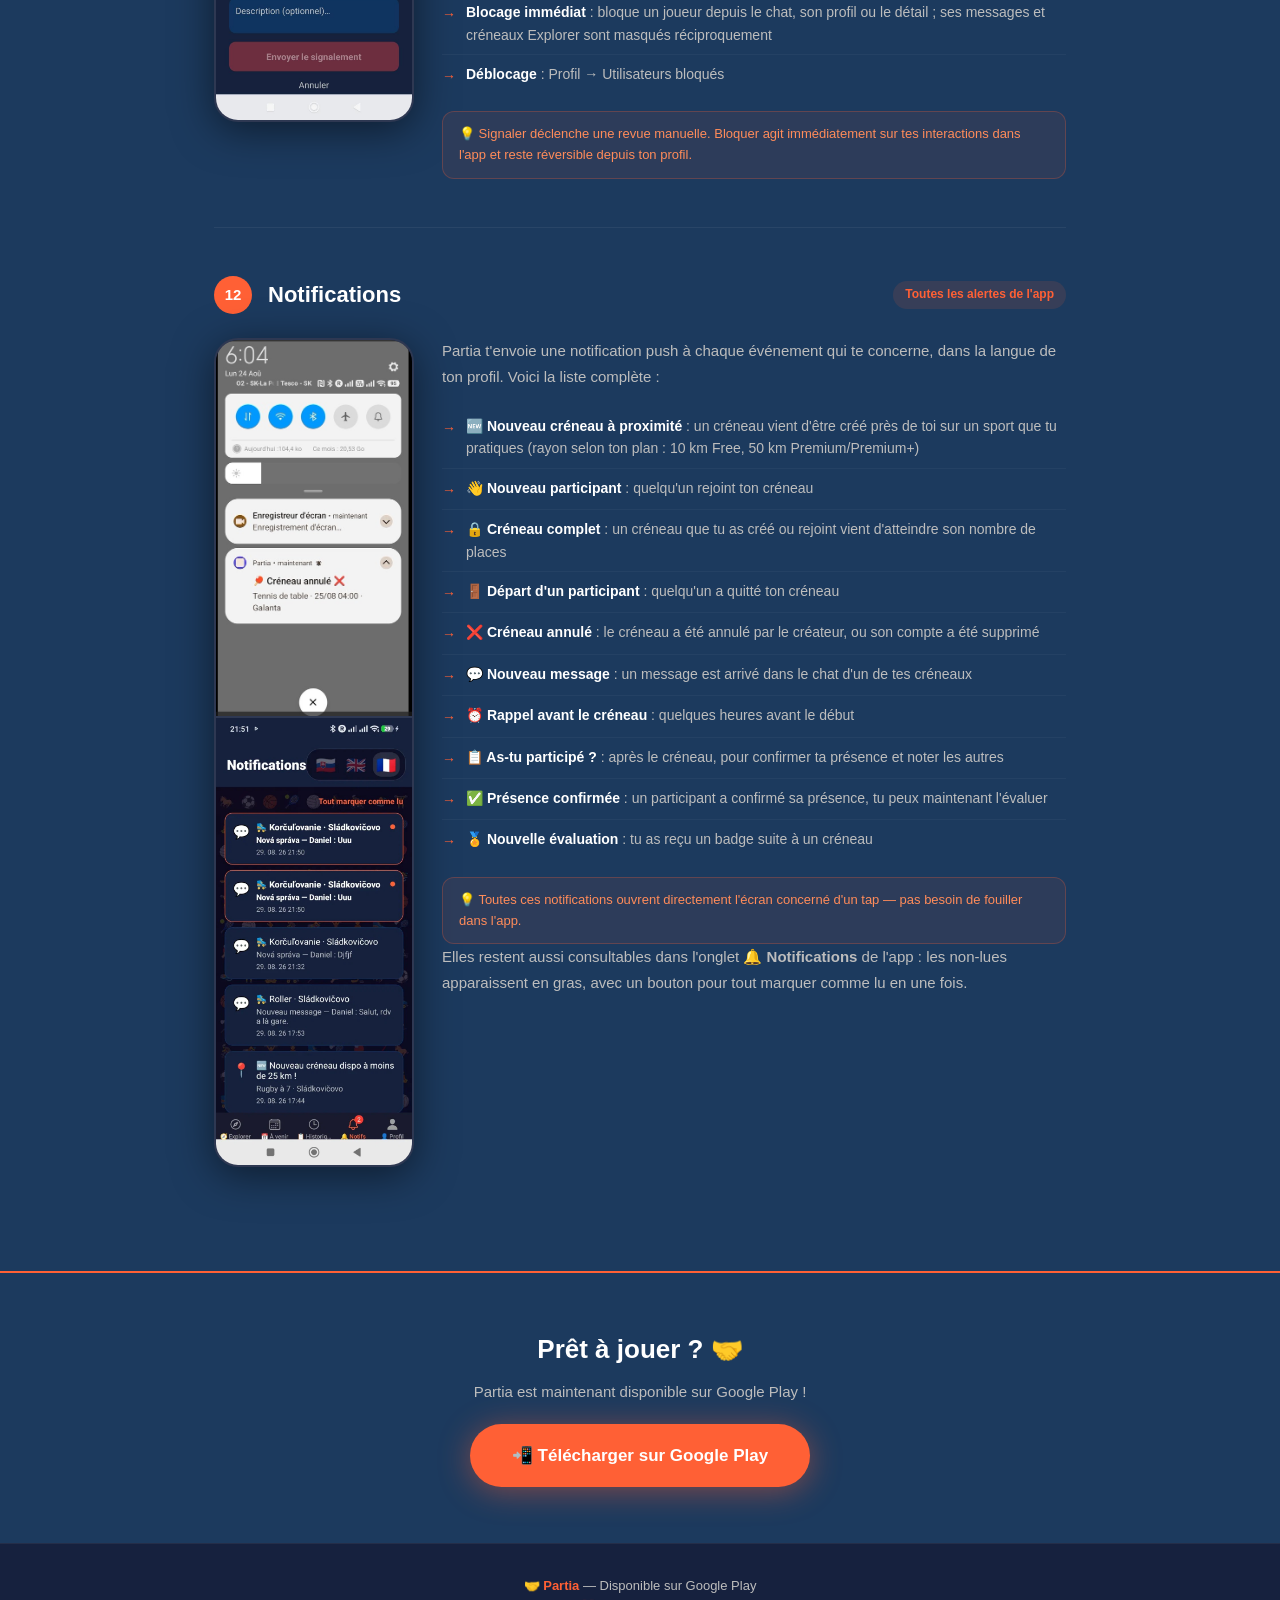
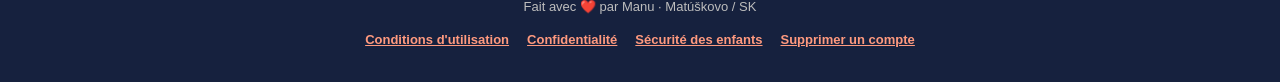
<file: guide.html>
<!DOCTYPE html>
<html lang="fr">
<head>
  <meta charset="UTF-8" />
  <meta name="viewport" content="width=device-width, initial-scale=1.0" />
  <meta name="description" content="Guide utilisateur Partia, écran par écran." />
  <title>Guide — Partia</title>
  <link rel="icon" href="assets/partia-sport-icon-v1.png">
  <style>
    :root {
      --primary: #FF6035;
      --secondary: #FF8C5A;
      --dark: #1A1A2E;
      --card: #16213E;
      --input: #0F3460;
      --text: #FFFFFF;
      --gray: #BDBDBD;
    }
    * { box-sizing: border-box; margin: 0; padding: 0; }
    html, body { overflow-x: hidden; max-width: 100%; }
    body { background: #1c3a5e; color: var(--text); font-family: -apple-system, BlinkMacSystemFont, 'Segoe UI', Roboto, sans-serif; line-height: 1.6; }

    /* BLURRED BRAND BACKGROUND (matches video/promo assets) */
    .blur-bg { position: fixed; inset: 0; z-index: -3; overflow: hidden; pointer-events: none; }
    .blur-bg .blob { position: absolute; border-radius: 50%; filter: blur(140px); }
    .blur-bg .blob.orange { width: 900px; height: 900px; top: -260px; left: -260px; background: #F15A29; opacity: 0.55; }
    .blur-bg .blob.navy1 { width: 1100px; height: 1100px; top: 120px; right: -300px; background: #0b0e1f; opacity: 0.5; }
    .blur-bg .blob.blue { width: 1200px; height: 900px; bottom: -400px; left: 200px; background: #1A5C9E; opacity: 0.55; }

    .lang-bar { position: sticky; top: 0; z-index: 100; background: rgba(26,26,46,0.96); backdrop-filter: blur(10px); border-bottom: 1px solid rgba(255,255,255,0.08); display: flex; align-items: center; justify-content: space-between; padding: 10px 24px; gap: 16px; flex-wrap: wrap; }
    .lang-logo { color: var(--primary); font-weight: 900; font-size: 18px; letter-spacing: -0.5px; display:flex; align-items:center; gap:8px; text-decoration: none; }
    .brand-icon { width:34px; height:34px; object-fit:contain; }
    .top-nav { display: flex; gap: 18px; }
    .top-nav a { color: var(--gray); font-weight: 700; font-size: 14px; text-decoration: none; }
    .top-nav a:hover, .top-nav a.current { color: var(--primary); }
    .lang-btns { display: flex; gap: 6px; }
    .lang-btn { background: none; border: 1px solid rgba(255,255,255,0.15); color: var(--gray); padding: 6px 14px; border-radius: 999px; font-size: 13px; font-weight: 700; cursor: pointer; transition: all 0.2s; }
    .lang-btn.active { background: var(--primary); border-color: var(--primary); color: #fff; }
    .lang-btn:hover:not(.active) { border-color: var(--primary); color: var(--primary); }

    .page-header { max-width: 900px; margin: 0 auto; padding: 48px 24px 8px; }
    .back-link { color: var(--gray); font-size: 13px; font-weight: 700; text-decoration: none; }
    .back-link:hover { color: var(--primary); }
    .page-title { font-size: 36px; font-weight: 900; color: #fff; margin-top: 14px; }
    .page-sub { color: var(--gray); font-size: 15px; margin-top: 8px; max-width: 640px; }

    .section { max-width: 900px; margin: 0 auto; padding: 32px 24px 56px; }

    .screen-guide { border-bottom: 1px solid rgba(255,255,255,0.06); padding-bottom: 48px; margin-bottom: 48px; }
    .screen-guide:last-child { border-bottom: none; margin-bottom: 0; }
    .screen-header { display: flex; align-items: center; gap: 16px; margin-bottom: 24px; }
    .screen-num { background: var(--primary); color: #fff; width: 38px; height: 38px; border-radius: 50%; display: flex; align-items: center; justify-content: center; font-size: 15px; font-weight: 900; flex-shrink: 0; }
    .screen-title { font-size: 22px; font-weight: 900; color: #fff; }
    .screen-tag { margin-left: auto; background: rgba(255,96,53,0.12); color: var(--primary); border-radius: 999px; padding: 4px 12px; font-size: 12px; font-weight: 700; }
    .screen-layout { display: grid; grid-template-columns: 200px 1fr; gap: 28px; align-items: start; }
    .screen-mock { background: var(--card); border-radius: 24px; border: 2px solid rgba(255,255,255,0.1); overflow: hidden; box-shadow: 0 8px 40px rgba(0,0,0,0.5); }
    .screen-mock.shot { display: flex; flex-direction: column; }
    .screen-mock.shot img { width: 100%; display: block; }
    .screen-mock.shot img + img { border-top: 2px solid rgba(255,255,255,0.1); }
    .mock-status { background: #0F3460; padding: 8px 14px; display: flex; justify-content: space-between; font-size: 10px; color: rgba(255,255,255,0.5); }
    .mock-body { padding: 12px; min-height: 280px; }
    .mock-topbar { background: rgba(255,255,255,0.05); border-radius: 10px; padding: 10px 12px; margin-bottom: 10px; font-size: 11px; color: var(--primary); font-weight: 800; }
    .mock-card { background: rgba(255,255,255,0.04); border-radius: 10px; padding: 10px; margin-bottom: 8px; border: 1px solid rgba(255,255,255,0.06); }
    .mock-card-title { font-size: 11px; font-weight: 700; color: #fff; margin-bottom: 4px; }
    .mock-card-sub { font-size: 10px; color: var(--gray); }
    .mock-badge { display: inline-block; background: rgba(255,96,53,0.2); color: var(--primary); border-radius: 999px; padding: 2px 8px; font-size: 9px; font-weight: 700; margin-top: 4px; }
    .mock-btn { background: var(--primary); border-radius: 8px; padding: 8px; text-align: center; font-size: 11px; font-weight: 800; color: #fff; margin-top: 10px; }
    .mock-input { background: rgba(255,255,255,0.06); border-radius: 8px; padding: 8px 10px; font-size: 10px; color: var(--gray); margin-bottom: 6px; border: 1px solid rgba(255,255,255,0.08); }
    .mock-avatar { width: 40px; height: 40px; border-radius: 50%; background: linear-gradient(135deg,#FF6035,#FF8C5A); display: flex; align-items: center; justify-content: center; font-size: 18px; margin: 0 auto 8px; }
    .mock-chips { display: flex; gap: 4px; flex-wrap: wrap; margin-bottom: 8px; }
    .mock-chip { background: rgba(255,255,255,0.08); border-radius: 999px; padding: 3px 8px; font-size: 9px; color: var(--gray); }
    .mock-chip.active { background: rgba(255,96,53,0.25); color: var(--primary); }
    .screen-content { flex: 1; }
    .screen-desc { color: var(--gray); font-size: 15px; line-height: 1.7; margin-bottom: 18px; }
    .feature-list { list-style: none; padding: 0; }
    .feature-list li { display: flex; gap: 10px; padding: 8px 0; border-bottom: 1px solid rgba(255,255,255,0.04); font-size: 14px; color: var(--gray); align-items: flex-start; }
    .feature-list li:last-child { border-bottom: none; }
    .feature-list .fi { color: var(--primary); font-weight: 900; flex-shrink: 0; margin-top: 2px; }
    .feature-list strong { color: #fff; }
    .tip-box { background: rgba(255,96,53,0.08); border: 1px solid rgba(255,96,53,0.25); border-radius: 12px; padding: 12px 16px; margin-top: 16px; font-size: 13px; color: var(--secondary); }
    .tip-box strong { color: var(--primary); }

    .cta-section { text-align: center; padding: 56px 24px; background: transparent; border-top: 2px solid var(--primary); }
    .cta-title { font-size: 26px; font-weight: 900; color: #fff; margin-bottom: 10px; }
    .cta-sub { color: var(--gray); font-size: 15px; }
    .dl-btn { display: inline-block; background: var(--primary); color: #fff; font-size: 17px; font-weight: 900; padding: 18px 42px; border-radius: 999px; text-decoration: none; margin-top: 20px; box-shadow: 0 4px 32px rgba(255,96,53,0.45); }

    footer { background: var(--card); text-align: center; padding: 32px 24px; color: var(--gray); font-size: 13px; border-top: 1px solid rgba(255,255,255,0.06); }
    footer strong { color: var(--primary); }
    .legal-links { display: flex; justify-content: center; flex-wrap: wrap; gap: 8px 18px; margin-top: 12px; }
    .legal-links a { color: #FF9A7F; font-weight: 700; }
    .legal-links a:hover { color: #fff; }

    [data-lang] { display: none; }
    [data-lang].visible { display: block; }

    @media (max-width: 640px) {
      .screen-layout { grid-template-columns: 1fr; }
      .screen-mock { max-width: 240px; margin: 0 auto; }
      .screen-tag { display: none; }
    }

    /* EASTER EGG */
    .egg-overlay { display: none; position: fixed; inset: 0; background: rgba(0,0,0,0.88); z-index: 1000; align-items: center; justify-content: center; padding: 24px; }
    .egg-overlay.visible { display: flex; }
    .egg-bg { position: absolute; inset: 0; overflow: hidden; pointer-events: none; }
    .egg-bg span { position: absolute; }
    .egg-box { position: relative; background: var(--card); border-radius: 20px; padding: 28px; max-width: 360px; width: 90%; max-height: 80vh; overflow-y: auto; box-shadow: 0 20px 60px rgba(0,0,0,0.5); z-index: 1; }
    .egg-title { color: #fff; font-size: 22px; font-weight: 900; margin-bottom: 16px; }
    .egg-line { color: var(--gray); font-size: 14px; line-height: 1.6; margin-bottom: 10px; }
    .egg-thanks { color: var(--gray); font-size: 12px; margin-top: 14px; padding-top: 14px; border-top: 1px solid rgba(255,255,255,0.08); line-height: 1.6; }
    .egg-thanks strong { color: var(--primary); }
    .egg-close { display: block; margin: 20px auto 0; background: none; border: none; color: var(--primary); font-size: 15px; font-weight: 700; cursor: pointer; padding: 0; font-family: inherit; }

    /* SITE-WIDE SPORT EMOJI BACKGROUND — discret, visible entre les blocs opaques */
    .sport-bg { position: fixed; inset: 0; z-index: -1; overflow: hidden; pointer-events: none; }
    .sport-bg span { position: absolute; }
  </style>
</head>
<body>

<div class="blur-bg"><div class="blob orange"></div><div class="blob navy1"></div><div class="blob blue"></div></div>
<div class="sport-bg" id="sport-bg"></div>

<nav class="lang-bar">
  <a class="lang-logo" href="index.html"><img class="brand-icon" src="assets/partia-sport-icon-v1.png" alt="">Partia</a>
  <div class="top-nav" data-lang="fr" style="display:flex"><a href="index.html?lang=fr">Accueil</a><a href="sports.html?lang=fr">Sports</a><a class="current" href="guide.html?lang=fr">Guide</a><a href="offres.html?lang=fr">Offres</a><a href="faq.html?lang=fr">FAQ</a></div>
  <div class="top-nav" data-lang="sk" style="display:none"><a href="index.html?lang=sk">Domov</a><a href="sports.html?lang=sk">Športy</a><a class="current" href="guide.html?lang=sk">Príručka</a><a href="offres.html?lang=sk">Ponuky</a><a href="faq.html?lang=sk">FAQ</a></div>
  <div class="top-nav" data-lang="en" style="display:none"><a href="index.html?lang=en">Home</a><a href="sports.html?lang=en">Sports</a><a class="current" href="guide.html?lang=en">Guide</a><a href="offres.html?lang=en">Plans</a><a href="faq.html?lang=en">FAQ</a></div>
  <div class="lang-btns">
    <button class="lang-btn active" data-lang-btn="fr" onclick="setLang('fr')">🇫🇷 FR</button>
    <button class="lang-btn" data-lang-btn="sk" onclick="setLang('sk')">🇸🇰 SK</button>
    <button class="lang-btn" data-lang-btn="en" onclick="setLang('en')">🇬🇧 EN</button>
  </div>
</nav>

<!-- FRENCH -->
<div data-lang="fr" class="visible">
  <div class="page-header">
    <a class="back-link" href="index.html?lang=fr">← Retour à l'accueil</a>
    <h1 class="page-title">L'app, écran par écran</h1>
    <p class="page-sub">Voici comment fonctionne Partia, de la création de compte jusqu'à la notation post-match.</p>
  </div>
  <div class="section">

    <div class="screen-guide">
      <div class="screen-header"><div class="screen-num">1</div><div class="screen-title">Inscription &amp; Connexion</div><div class="screen-tag">Solo · 5 min</div></div>
      <div class="screen-layout">
        <div class="screen-mock shot"><img src="assets/screenshots/login_FR.jpg" alt="Écran de connexion Partia"></div>
        <div class="screen-content">
          <p class="screen-desc">Crée ton compte en 2 minutes. Renseigne ton prénom, email, mot de passe, sexe et date de naissance (18 ans minimum). Un email de vérification est envoyé automatiquement.</p>
          <ul class="feature-list">
            <li><span class="fi">→</span><span><strong>Inscription</strong> : prénom, email, mdp, sexe, date de naissance</span></li>
            <li><span class="fi">→</span><span><strong>Vérification email</strong> : clique sur le lien reçu par mail pour activer ton compte</span></li>
            <li><span class="fi">→</span><span><strong>Connexion</strong> : email + mot de passe</span></li>
            <li><span class="fi">→</span><span><strong>Mot de passe oublié</strong> : code à 6 chiffres envoyé par email, valable 15 min</span></li>
          </ul>
          <div class="tip-box">💡 <strong>Conseil :</strong> Vérifie ton dossier spam si tu ne reçois pas l'email de confirmation — les expéditeurs sans domaine vérifié peuvent y atterrir.</div>
        </div>
      </div>
    </div>

    <div class="screen-guide">
      <div class="screen-header"><div class="screen-num">2</div><div class="screen-title">Configuration du Profil</div><div class="screen-tag">Après inscription</div></div>
      <div class="screen-layout">
        <div class="screen-mock shot"><img src="assets/screenshots/select_sports_FR.jpg" alt="Choix des sports et niveaux"><img src="assets/screenshots/pseudo_FR.jpg" alt="Choix du pseudo public"></div>
        <div class="screen-content">
          <p class="screen-desc">Dès la connexion, complète ton profil en sélectionnant les sports que tu pratiques. C'est ce qui permet aux autres joueurs de te trouver et de voir si vous êtes compatibles.</p>
          <ul class="feature-list">
            <li><span class="fi">→</span><span><strong>Grille de sports</strong> : 37 sports affichés avec emoji — tape pour sélectionner / désélectionner</span></li>
            <li><span class="fi">→</span><span><strong>Multi-sélection</strong> : tu peux pratiquer autant de sports que tu veux</span></li>
            <li><span class="fi">→</span><span><strong>Pseudo public</strong> : choisis un @pseudo unique qui te représente auprès des autres joueurs — seule autre étape obligatoire avant d'accéder au reste de l'app</span></li>
            <li><span class="fi">→</span><span><strong>Le reste vient après</strong> : ville et photo sont facultatives et se configurent quand tu veux depuis l'onglet Profil (Étape 8), pas à l'inscription</span></li>
            <li><span class="fi">→</span><span><strong>Modifiable ensuite</strong> : tes sports se changent à tout moment dans l'onglet Profil ; ton @pseudo (et ta ville, une fois renseignée) sont limités à 1 changement tous les 30 jours (24h pour corriger une erreur de saisie juste après)</span></li>
          </ul>
          <div class="tip-box">💡 <strong>Conseil :</strong> sélectionne tous les sports que tu pratiques, même occasionnellement — ça augmente tes chances d'apparaître dans les recherches.</div>
        </div>
      </div>
    </div>

    <div class="screen-guide">
      <div class="screen-header"><div class="screen-num">3</div><div class="screen-title">Explorer — Le Feed</div><div class="screen-tag">Écran principal</div></div>
      <div class="screen-layout">
        <div class="screen-mock shot"><img src="assets/screenshots/explorer_FR.jpg" alt="Fil Explorer"></div>
        <div class="screen-content">
          <p class="screen-desc">L'écran principal liste tous les créneaux disponibles autour de toi. Filtre par distance, trie par date ou proximité, et vois d'un coup d'œil les places restantes.</p>
          <ul class="feature-list">
            <li><span class="fi">→</span><span><strong>GPS automatique</strong> : position en temps réel pour calculer la distance</span></li>
            <li><span class="fi">→</span><span><strong>Filtre distance</strong> : trois choix lisibles, 10 km / 50 km / ∞ — Free jusqu’à 10 km avec un aperçu anonyme et verrouillé des créneaux entre 10 et 50 km, Premium jusqu’à 50 km et Premium+ sans limite. <strong>Appui long</strong> sur une chip pour afficher son explication.</span></li>
            <li><span class="fi">→</span><span><strong>Tri</strong> : par distance ou par date — <strong>appui long</strong> sur le bouton de tri → tooltip indiquant le mode actif et comment basculer</span></li>
            <li><span class="fi">→</span><span><strong>Pull to refresh</strong> : tire vers le bas pour actualiser</span></li>
            <li><span class="fi">→</span><span><strong>État vide</strong> : message "Aucun créneau trouvé" si rien dans ton rayon</span></li>
          </ul>
          <div class="tip-box">💡 <strong>GPS désactivé ?</strong> L'app utilise la ville de ton profil comme fallback (si elle est déclarée depuis au moins 30 jours). Sans ville stable ni GPS, tous les créneaux s'affichent (filtre ∞).</div>
        </div>
      </div>
    </div>

    <div class="screen-guide">
      <div class="screen-header"><div class="screen-num">4</div><div class="screen-title">Créer un Créneau</div><div class="screen-tag">Bouton + en bas</div></div>
      <div class="screen-layout">
        <div class="screen-mock shot"><img src="assets/screenshots/creation_FR.jpg" alt="Création d'un créneau"></div>
        <div class="screen-content">
          <p class="screen-desc">Crée un créneau en quelques secondes. Choisis le sport, le lieu, la date et le nombre de places. Un créneau public apparaît ensuite dans le fil des joueurs compatibles.</p>
          <ul class="feature-list">
            <li><span class="fi">→</span><span><strong>Sport</strong> : 37 sports disponibles avec emoji</span></li>
            <li><span class="fi">→</span><span><strong>Lieu</strong> : saisis au moins 2 lettres puis sélectionne un parc, stade, salle ou une adresse dans les suggestions Photon/OpenStreetMap</span></li>
            <li><span class="fi">→</span><span><strong>Date &amp; heure</strong> : sélecteur Android ; une heure déjà passée aujourd’hui est déplacée au prochain quart d’heure disponible</span></li>
            <li><span class="fi">→</span><span><strong>Places</strong> : nombre de participants recherchés, hors organisateur</span></li>
            <li><span class="fi">→</span><span><strong>Limite</strong> : 5 créneaux sur 30 jours glissants pour tout le compte Free, profils enfants compris (Premium et Premium+ sans limite)</span></li>
            <li><span class="fi">→</span><span><strong>Créneau privé</strong> : réservé aux comptes Premium+, invisible dans les résultats publics, rejoignable uniquement via un code à partager</span></li>
            <li><span class="fi">→</span><span><strong>Profil enfant</strong> : tu peux créer un créneau pour ton fils/ta fille depuis son profil</span></li>
            <li><span class="fi">→</span><span><strong>Profil 15-17 ans</strong> : dans Explorer, touche le cadenas <code>🔒/🔓</code> pour comprendre ou contrôler l'accès aux créneaux adultes</span></li>
          </ul>
        </div>
      </div>
    </div>

    <div class="screen-guide">
      <div class="screen-header"><div class="screen-num">5</div><div class="screen-title">Détail d'un Créneau</div><div class="screen-tag">Tap sur une carte</div></div>
      <div class="screen-layout">
        <div class="screen-mock shot"><img src="assets/screenshots/slot_details_FR.jpg" alt="Détail d'un créneau"></div>
        <div class="screen-content">
          <p class="screen-desc">Vois tous les détails d'un créneau avant de rejoindre : sport, lieu, date, organisateur, participants inscrits. Rejoins en un tap si des places sont disponibles.</p>
          <ul class="feature-list">
            <li><span class="fi">→</span><span><strong>Rejoindre</strong> : le profil actif (parent ou enfant autorisé) peut prendre une place s'il n'est pas encore inscrit</span></li>
            <li><span class="fi">→</span><span><strong>Parent + enfant 15–17 autorisé</strong> : ils peuvent rejoindre séparément le même créneau adulte tiers ; chacun occupe une place. Cette possibilité ne concerne pas les 3–14 ans</span></li>
            <li><span class="fi">→</span><span><strong>Se désinscrire</strong> : avant le début, uniquement pour le profil actif sans retirer l'autre profil du compte</span></li>
            <li><span class="fi">⚠️</span><span><strong>Départ à moins de 2h du début</strong> : reste visible dans la liste des participants et signalable par les autres, contrairement à un désistement fait plus tôt</span></li>
            <li><span class="fi">→</span><span><strong>Participants</strong> : liste avec avatars et prénoms, tap pour voir le profil public</span></li>
            <li><span class="fi">→</span><span><strong>Annuler</strong> : le créateur peut annuler son créneau (notification envoyée aux participants)</span></li>
            <li><span class="fi">→</span><span><strong>Chat</strong> : accès direct au groupe de discussion du créneau</span></li>
            <li><span class="fi">→</span><span><strong>Signalement</strong> : bouton discret pour signaler un contenu inapproprié</span></li>
          </ul>
        </div>
      </div>
    </div>

    <div class="screen-guide">
      <div class="screen-header"><div class="screen-num">6</div><div class="screen-title">Chat de Groupe</div><div class="screen-tag">Par créneau</div></div>
      <div class="screen-layout">
        <div class="screen-mock shot"><img src="assets/screenshots/chat_FR.jpg" alt="Chat de groupe d'un créneau"></div>
        <div class="screen-content">
          <p class="screen-desc">Chaque créneau a son propre groupe de chat. Seuls les participants inscrits y ont accès. Coordonne-toi directement dans l'app : matériel, horaires, point de rendez-vous.</p>
          <ul class="feature-list">
            <li><span class="fi">→</span><span><strong>Accès par profil</strong> : seul le profil actif inscrit voit le chat ; l’inscription de l’enfant ne l’ouvre pas au profil adulte non inscrit</span></li>
            <li><span class="fi">→</span><span><strong>Rafraîchissement</strong> : les nouveaux messages apparaissent toutes les 5 secondes automatiquement</span></li>
            <li><span class="fi">→</span><span><strong>Historique</strong> : tous les messages du créneau sont conservés</span></li>
            <li><span class="fi">→</span><span><strong>Notification</strong> : tu reçois une notif push quand un nouveau message arrive</span></li>
            <li><span class="fi">→</span><span><strong>Signaler ou bloquer</strong> : touche le message d'un autre joueur pour le signaler ou bloquer son auteur</span></li>
          </ul>
          <div class="tip-box">💡 Le chat ferme lorsque le créneau est annulé ou passé. Les messages d'un utilisateur bloqué sont masqués dans les deux sens.</div>
        </div>
      </div>
    </div>

    <div class="screen-guide">
      <div class="screen-header"><div class="screen-num">7</div><div class="screen-title">Historique</div><div class="screen-tag">Onglet 📋</div></div>
      <div class="screen-layout">
        <div class="screen-mock shot"><img src="assets/screenshots/history_FR.jpg" alt="Historique des créneaux"></div>
        <div class="screen-content">
          <p class="screen-desc">Retrouve tous tes créneaux passés et à venir : ceux que tu as créés, ceux que tu as rejoints, et ceux qui ont été annulés. Confirme ta présence après chaque session.</p>
          <ul class="feature-list">
            <li><span class="fi">→</span><span><strong>Mes créneaux</strong> : tous les créneaux que tu as créés (actifs + passés)</span></li>
            <li><span class="fi">→</span><span><strong>Profils</strong> : choisis directement Parent ou un enfant en haut de l’écran ; créneaux, confirmations et notations suivent ce choix</span></li>
            <li><span class="fi">→</span><span><strong>Rejoints</strong> : créneaux auxquels le profil choisi participe ou a participé</span></li>
            <li><span class="fi">→</span><span><strong>Annulés</strong> : créneaux annulés par toi ou l'organisateur</span></li>
            <li><span class="fi">→</span><span><strong>Confirmer la présence</strong> : bouton "C'était bien ?" une fois le créneau terminé — active les notations</span></li>
          </ul>
          <div class="tip-box">💡 <strong>Important :</strong> confirme ta présence après chaque session pour débloquer la notation des autres joueurs.</div>
        </div>
      </div>
    </div>

    <div class="screen-guide">
      <div class="screen-header"><div class="screen-num">8</div><div class="screen-title">Mon Profil</div><div class="screen-tag">Onglet 👤</div></div>
      <div class="screen-layout">
        <div class="screen-mock shot"><img src="assets/screenshots/profil_FR.jpg" alt="Mon profil"></div>
        <div class="screen-content">
          <p class="screen-desc">Ton profil centralise toutes tes informations : photo, pseudo, sports pratiqués, ville, badges reçus et profils enfants. C'est la vitrine que les autres joueurs voient quand ils consultent ta fiche.</p>
          <ul class="feature-list">
            <li><span class="fi">→</span><span><strong>Photo</strong> : upload depuis la galerie, recadrée automatiquement en 400×400</span></li>
            <li><span class="fi">→</span><span><strong>Pseudo</strong> : ton @identifiant public unique, modifiable une fois tous les 30 jours (24h pour corriger une erreur de saisie juste après l'avoir changé)</span></li>
            <li><span class="fi">→</span><span><strong>Sports</strong> : sélectionne jusqu'à tous les sports que tu pratiques</span></li>
            <li><span class="fi">→</span><span><strong>Ville</strong> : recherche Photon/OpenStreetMap via le serveur — utilisée si le GPS est désactivé, même règle de correction sous 24h</span></li>
            <li><span class="fi">→</span><span><strong>Mes statistiques</strong> : créneaux créés/rejoints, répartition par sport, présence confirmée, tendance du mois et plus grand créneau — sur 30 jours en Free, 90 jours en Premium, sans limite en Premium+</span></li>
            <li><span class="fi">→</span><span><strong>Profils enfants</strong> : le parent, seul titulaire du compte, crée et gère les profils, effectue les inscriptions et supervise les rencontres</span></li>
            <li><span class="fi">→</span><span><strong>15–17 ans</strong> : l'accès aux créneaux adultes exige le consentement parental enregistré dans Mes enfants</span></li>
            <li><span class="fi">→</span><span><strong>5 badges positifs</strong> : ⏰ Ponctuel · ✅ Fiable · 🏅 Bon joueur · 😊 Cool · 💛 Fair-play</span></li>
            <li><span class="fi">⚠️</span><span><strong>Badge automatique</strong> : 🤪 Tête en l'air — déclenché si 2+ créneaux non confirmés sous 7 jours</span></li>
            <li><span class="fi">🥚</span><span><strong>Badge mystère</strong> : un badge caché existe quelque part dans l'app... à toi de le débusquer 😉</span></li>
            <li><span class="fi">→</span><span><strong>Langue</strong> : bascule l'app en Français / Slovaque / Anglais</span></li>
            <li><span class="fi">→</span><span><strong>Utilisateurs bloqués</strong> : liste et déblocage accessibles directement depuis le Profil</span></li>
          </ul>
        </div>
      </div>
    </div>

    <div class="screen-guide">
      <div class="screen-header"><div class="screen-num">9</div><div class="screen-title">Notation Post-Match</div><div class="screen-tag">Après confirmation</div></div>
      <div class="screen-layout">
        <div class="screen-mock shot"><img src="assets/screenshots/rate_FR.jpg" alt="Notation post-match"></div>
        <div class="screen-content">
          <p class="screen-desc">Après chaque session confirmée, note tes partenaires de jeu en attribuant des badges. Ces badges s'accumulent sur leur profil et construisent leur réputation sur Partia.</p>
          <ul class="feature-list">
            <li><span class="fi">→</span><span><strong>5 badges positifs</strong> : ⏰ Ponctuel · ✅ Fiable · 🏅 Bon joueur · 😊 Cool · 💛 Fair-play — aucun badge négatif n'existe, seul le signalement sert à remonter un vrai problème</span></li>
            <li><span class="fi">⚠️</span><span><strong>1 badge automatique</strong> : 🤪 Tête en l'air — apparaît <em>automatiquement</em> si 2 créneaux ou plus des 30 derniers jours restent non confirmés après 7 jours. Appuie sur "J'y étais" dans la semaine suivant chaque session pour l'éviter</span></li>
            <li><span class="fi">→</span><span><strong>Multi-sélection</strong> : attribue autant de badges que tu veux à chaque joueur</span></li>
            <li><span class="fi">→</span><span><strong>Une notation par profil</strong> : si un parent et son enfant 15–17 autorisé participent ensemble, ils sont confirmés et notés séparément</span></li>
            <li><span class="fi">→</span><span><strong>Badges distincts</strong> : chaque badge va au profil concerné ; le parent reste responsable du compte et du profil enfant</span></li>
            <li><span class="fi">→</span><span><strong>Visible sur le profil</strong> : les badges s'affichent avec leur compteur sur le profil public</span></li>
          </ul>
        </div>
      </div>
    </div>

    <div class="screen-guide">
      <div class="screen-header"><div class="screen-num">10</div><div class="screen-title">Profil Public d'un Joueur</div><div class="screen-tag">Tap sur un participant</div></div>
      <div class="screen-layout">
        <div class="screen-mock shot"><img src="assets/screenshots/public_FR.jpg" alt="Profil public d'un joueur"><img src="assets/screenshots/block_FR.jpg" alt="Bloquer cet utilisateur"></div>
        <div class="screen-content">
          <p class="screen-desc">Clique sur n'importe quel participant d'un créneau pour voir son profil public : sports pratiqués, ville, tranche d'âge et badges accumulés. Vérifie la réputation d'un joueur avant de rejoindre son créneau.</p>
          <ul class="feature-list">
            <li><span class="fi">→</span><span><strong>Infos visibles</strong> : prénom, ville, sexe, tranche d'âge, sports, badges</span></li>
            <li><span class="fi">→</span><span><strong>Badges avec compteurs</strong> : nombre total de chaque badge reçu</span></li>
            <li><span class="fi">→</span><span><strong>Protection vie privée</strong> : email et détails personnels jamais affichés</span></li>
            <li><span class="fi">→</span><span><strong>Blocage</strong> : bouton disponible depuis le profil public ; les signalements se font depuis un créneau terminé ou directement sur un message du chat</span></li>
          </ul>
        </div>
      </div>
    </div>

    <div class="screen-guide">
      <div class="screen-header"><div class="screen-num">11</div><div class="screen-title">Signalement</div><div class="screen-tag">Sécurité communauté</div></div>
      <div class="screen-layout">
        <div class="screen-mock shot"><img src="assets/screenshots/signal_FR.jpg" alt="Signaler un joueur"></div>
        <div class="screen-content">
          <p class="screen-desc">Si tu rencontres un comportement problématique, tu peux signaler un participant après le créneau ou signaler directement un message depuis le chat. Chaque signalement est examiné par l'équipe Partia.</p>
          <ul class="feature-list">
            <li><span class="fi">→</span><span><strong>Message</strong> : touche le message concerné dans le chat puis choisis "Signaler ce message"</span></li>
            <li><span class="fi">→</span><span><strong>Motifs</strong> : comportement inapproprié, propos offensants, no-show, départ à moins de 2h du début, contenu interdit</span></li>
            <li><span class="fi">→</span><span><strong>Anonymat</strong> : la personne signalée ne sait pas qui l'a signalée</span></li>
            <li><span class="fi">→</span><span><strong>Suivi admin</strong> : tous les signalements ouverts sont visibles dans le panel admin</span></li>
            <li><span class="fi">→</span><span><strong>Conséquences</strong> : après vérification, l'admin peut désactiver un compte abusif</span></li>
            <li><span class="fi">→</span><span><strong>Blocage immédiat</strong> : bloque un joueur depuis le chat, son profil ou le détail ; ses messages et créneaux Explorer sont masqués réciproquement</span></li>
            <li><span class="fi">→</span><span><strong>Déblocage</strong> : Profil → Utilisateurs bloqués</span></li>
          </ul>
          <div class="tip-box">💡 Signaler déclenche une revue manuelle. Bloquer agit immédiatement sur tes interactions dans l'app et reste réversible depuis ton profil.</div>
        </div>
      </div>
    </div>

    <div class="screen-guide">
      <div class="screen-header"><div class="screen-num">12</div><div class="screen-title">Notifications</div><div class="screen-tag">Toutes les alertes de l'app</div></div>
      <div class="screen-layout">
        <div class="screen-mock shot"><img src="assets/screenshots/notif_FR.jpg" alt="Notification Partia"><img src="assets/screenshots/newFR.jpg" alt="Onglet Notifications de l'app"></div>
        <div class="screen-content">
          <p class="screen-desc">Partia t'envoie une notification push à chaque événement qui te concerne, dans la langue de ton profil. Voici la liste complète :</p>
          <ul class="feature-list">
            <li><span class="fi">→</span><span><strong>🆕 Nouveau créneau à proximité</strong> : un créneau vient d'être créé près de toi sur un sport que tu pratiques (rayon selon ton plan : 10 km Free, 50 km Premium/Premium+)</span></li>
            <li><span class="fi">→</span><span><strong>👋 Nouveau participant</strong> : quelqu'un rejoint ton créneau</span></li>
            <li><span class="fi">→</span><span><strong>🔒 Créneau complet</strong> : un créneau que tu as créé ou rejoint vient d'atteindre son nombre de places</span></li>
            <li><span class="fi">→</span><span><strong>🚪 Départ d'un participant</strong> : quelqu'un a quitté ton créneau</span></li>
            <li><span class="fi">→</span><span><strong>❌ Créneau annulé</strong> : le créneau a été annulé par le créateur, ou son compte a été supprimé</span></li>
            <li><span class="fi">→</span><span><strong>💬 Nouveau message</strong> : un message est arrivé dans le chat d'un de tes créneaux</span></li>
            <li><span class="fi">→</span><span><strong>⏰ Rappel avant le créneau</strong> : quelques heures avant le début</span></li>
            <li><span class="fi">→</span><span><strong>📋 As-tu participé ?</strong> : après le créneau, pour confirmer ta présence et noter les autres</span></li>
            <li><span class="fi">→</span><span><strong>✅ Présence confirmée</strong> : un participant a confirmé sa présence, tu peux maintenant l'évaluer</span></li>
            <li><span class="fi">→</span><span><strong>🏅 Nouvelle évaluation</strong> : tu as reçu un badge suite à un créneau</span></li>
          </ul>
          <div class="tip-box">💡 Toutes ces notifications ouvrent directement l'écran concerné d'un tap — pas besoin de fouiller dans l'app.</div>
          <p class="screen-desc">Elles restent aussi consultables dans l'onglet 🔔 <strong>Notifications</strong> de l'app : les non-lues apparaissent en gras, avec un bouton pour tout marquer comme lu en une fois.</p>
        </div>
      </div>
    </div>

  </div>
  <div class="cta-section">
    <h2 class="cta-title">Prêt à jouer ? 🤝</h2>
    <p class="cta-sub">Partia est maintenant disponible sur Google Play !</p>
    <a class="dl-btn" href="https://play.google.com/store/apps/details?id=app.partia.mobile">📲 Télécharger sur Google Play</a>
  </div>
  <footer>
    <strong>🤝 Partia</strong> — Disponible sur Google Play<br/>
    Fait avec ❤️ par Manu · Matúškovo / SK
    <div class="legal-links"><a href="terms.html?lang=fr">Conditions d'utilisation</a><a href="privacy.html?lang=fr">Confidentialité</a><a href="child-safety.html?lang=fr">Sécurité des enfants</a><a href="delete-account.html?lang=fr">Supprimer un compte</a></div>
  </footer>
</div>

<!-- SLOVAK -->
<div data-lang="sk">
  <div class="page-header">
    <a class="back-link" href="index.html?lang=sk">← Späť na domovskú stránku</a>
    <h1 class="page-title">Appka, obrazovka po obrazovke</h1>
    <p class="page-sub">Takto funguje Partia, od vytvorenia účtu až po hodnotenie po zápase.</p>
  </div>
  <div class="section">

    <div class="screen-guide">
      <div class="screen-header"><div class="screen-num">1</div><div class="screen-title">Registrácia &amp; Prihlásenie</div><div class="screen-tag">Solo · 5 min</div></div>
      <div class="screen-layout">
        <div class="screen-mock shot"><img src="assets/screenshots/login_SK.jpg" alt="Prihlasovacia obrazovka Partia"></div>
        <div class="screen-content">
          <p class="screen-desc">Vytvor účet za 2 minúty. Zadaj meno, email, heslo, pohlavie a dátum narodenia (min. 18 rokov). Potvrdzovací email sa odošle automaticky.</p>
          <ul class="feature-list">
            <li><span class="fi">→</span><span><strong>Registrácia</strong> : meno, email, heslo, pohlavie, dátum narodenia</span></li>
            <li><span class="fi">→</span><span><strong>Overenie emailu</strong> : klikni na odkaz v emaili pre aktiváciu účtu</span></li>
            <li><span class="fi">→</span><span><strong>Prihlásenie</strong> : email + heslo</span></li>
            <li><span class="fi">→</span><span><strong>Zabudnuté heslo</strong> : 6-miestny kód emailom, platný 15 min</span></li>
          </ul>
          <div class="tip-box">💡 <strong>Tip:</strong> Skontroluj priečinok Spam ak nepríde potvrdzovací email.</div>
        </div>
      </div>
    </div>

    <div class="screen-guide">
      <div class="screen-header"><div class="screen-num">2</div><div class="screen-title">Nastavenie profilu</div><div class="screen-tag">Po registrácii</div></div>
      <div class="screen-layout">
        <div class="screen-mock shot"><img src="assets/screenshots/select_sports_SK.jpg" alt="Výber športov a úrovní"><img src="assets/screenshots/pseudo_SK.jpg" alt="Výber verejného pseudonymu"></div>
        <div class="screen-content">
          <p class="screen-desc">Po prvom prihlásení si nastav profil — vyber športy, ktoré praktizuješ. To umožní ostatným hráčom nájsť ťa a vidieť, či ste kompatibilní.</p>
          <ul class="feature-list">
            <li><span class="fi">→</span><span><strong>Mriežka športov</strong> : 37 športov s emoji — ťukni pre výber / zrušenie výberu</span></li>
            <li><span class="fi">→</span><span><strong>Viacnásobný výber</strong> : môžeš praktizovať koľko chceš športov</span></li>
            <li><span class="fi">→</span><span><strong>Verejný pseudonym</strong> : vyber si jedinečné @meno, pod ktorým ťa ostatní hráči uvidia — jediný ďalší povinný krok pred prístupom do zvyšku appky</span></li>
            <li><span class="fi">→</span><span><strong>Zvyšok príde neskôr</strong> : mesto a fotka sú voliteľné a nastavíš si ich kedykoľvek v záložke Profil (Krok 8), nie pri registrácii</span></li>
            <li><span class="fi">→</span><span><strong>Neskôr upraviteľné</strong> : športy môžeš meniť kedykoľvek v záložke Profil; @meno (a mesto, keď ho vyplníš) sú obmedzené na 1 zmenu za 30 dní (24 hodín na opravu preklepu hneď po zmene)</span></li>
          </ul>
          <div class="tip-box">💡 <strong>Tip:</strong> vyber všetky športy, ktoré praktizuješ, aj príležitostne — zvyšuje to šancu, že ťa nájdu.</div>
        </div>
      </div>
    </div>

    <div class="screen-guide">
      <div class="screen-header"><div class="screen-num">3</div><div class="screen-title">Objaviť — Feed</div><div class="screen-tag">Hlavná obrazovka</div></div>
      <div class="screen-layout">
        <div class="screen-mock shot"><img src="assets/screenshots/explorer_SK.jpg" alt="Objaviť feed"></div>
        <div class="screen-content">
          <p class="screen-desc">Hlavná obrazovka zobrazuje všetky dostupné termíny v tvojom okolí. Filtruj podľa vzdialenosti, trieď podľa dátumu alebo blízkosti.</p>
          <ul class="feature-list">
            <li><span class="fi">→</span><span><strong>GPS automaticky</strong> : poloha v reálnom čase pre výpočet vzdialenosti</span></li>
            <li><span class="fi">→</span><span><strong>Filter vzdialenosti</strong>: tri prehľadné možnosti 10 km / 50 km / ∞ — Free do 10 km s anonymným uzamknutým náhľadom termínov od 10 do 50 km, Premium do 50 km a Premium+ bez obmedzenia. <strong>Dlhým stlačením</strong> čipu zobrazíš vysvetlenie.</span></li>
            <li><span class="fi">→</span><span><strong>Triedenie</strong> : podľa vzdialenosti alebo dátumu — <strong>dlhé stlačenie</strong> tlačidla triedenia → tooltip ukazujúci aktívny režim a ako prepnúť</span></li>
            <li><span class="fi">→</span><span><strong>Potiahnuť na obnovenie</strong> : potlač nadol pre aktualizáciu</span></li>
          </ul>
          <div class="tip-box">💡 <strong>GPS vypnuté?</strong> Appka použije mesto z profilu (ak je zadané aspoň 30 dní). Bez stabilného mesta ani GPS sa zobrazia všetky termíny (filter ∞).</div>
        </div>
      </div>
    </div>

    <div class="screen-guide">
      <div class="screen-header"><div class="screen-num">4</div><div class="screen-title">Vytvoriť termín</div><div class="screen-tag">Tlačidlo + dole</div></div>
      <div class="screen-layout">
        <div class="screen-mock shot"><img src="assets/screenshots/creation_SK.jpg" alt="Vytvorenie termínu"></div>
        <div class="screen-content">
          <p class="screen-desc">Vytvor termín za pár sekúnd. Vyber šport, miesto, dátum a počet miest. Verejný termín sa potom zobrazí vo feede kompatibilných hráčov.</p>
          <ul class="feature-list">
            <li><span class="fi">→</span><span><strong>Šport</strong> : 37 dostupných športov s emoji</span></li>
            <li><span class="fi">→</span><span><strong>Miesto</strong> : napíš aspoň 2 znaky a vyber park, štadión, halu alebo adresu z návrhov Photon/OpenStreetMap</span></li>
            <li><span class="fi">→</span><span><strong>Dátum &amp; čas</strong> : Android selektor; dnešný čas, ktorý už uplynul, sa posunie na najbližšiu dostupnú štvrťhodinu</span></li>
            <li><span class="fi">→</span><span><strong>Počet miest</strong> : počet hľadaných účastníkov bez organizátora</span></li>
            <li><span class="fi">→</span><span><strong>Limit</strong> : 5 termínov za 30 dní (plynúcich) pre celý Free účet vrátane detských profilov (Premium a Premium+ bez limitu)</span></li>
            <li><span class="fi">→</span><span><strong>Súkromný termín</strong> : vyhradené pre Premium+, nezobrazí sa vo verejných výsledkoch, pripojiť sa dá iba cez zdieľaný kód</span></li>
            <li><span class="fi">→</span><span><strong>Profil dieťaťa</strong> : môžeš vytvoriť termín v mene svojho dieťaťa</span></li>
            <li><span class="fi">→</span><span><strong>Profil vo veku 15-17 rokov</strong> : v časti Objavovať ťukni na zámok <code>🔒/🔓</code>, aby si zobrazil vysvetlenie alebo upravil prístup k termínom pre dospelých</span></li>
          </ul>
        </div>
      </div>
    </div>

    <div class="screen-guide">
      <div class="screen-header"><div class="screen-num">5</div><div class="screen-title">Detail termínu</div><div class="screen-tag">Tap na kartu</div></div>
      <div class="screen-layout">
        <div class="screen-mock shot"><img src="assets/screenshots/slot_details_SK.jpg" alt="Detail termínu"></div>
        <div class="screen-content">
          <p class="screen-desc">Pozri všetky detaily termínu pred prihlásením: šport, miesto, dátum, organizátor, prihlásení účastníci. Pripoj sa jedným tapom.</p>
          <ul class="feature-list">
            <li><span class="fi">→</span><span><strong>Pripojiť sa</strong> : aktívny profil (rodič alebo oprávnené dieťa) môže obsadiť miesto, ak ešte nie je prihlásený</span></li>
            <li><span class="fi">→</span><span><strong>Rodič + oprávnené dieťa vo veku 15–17 rokov</strong> : na rovnaký termín dospelých od iného organizátora sa môžu prihlásiť samostatne; každý obsadí jedno miesto. Nevzťahuje sa to na deti vo veku 3–14 rokov</span></li>
            <li><span class="fi">→</span><span><strong>Odhlásiť sa</strong> : pred začiatkom iba pre aktívny profil, bez odhlásenia druhého profilu účtu</span></li>
            <li><span class="fi">⚠️</span><span><strong>Odchod menej ako 2h pred začiatkom</strong> : zostáva viditeľný v zozname účastníkov a ostatní ho môžu nahlásiť, na rozdiel od skoršieho odhlásenia</span></li>
            <li><span class="fi">→</span><span><strong>Účastníci</strong> : zoznam s avatarmi, tap pre verejný profil</span></li>
            <li><span class="fi">→</span><span><strong>Zrušiť</strong> : organizátor môže zrušiť termín (notifikácia účastníkom)</span></li>
            <li><span class="fi">→</span><span><strong>Chat</strong> : priamy prístup ku skupinovej diskusii termínu</span></li>
          </ul>
        </div>
      </div>
    </div>

    <div class="screen-guide">
      <div class="screen-header"><div class="screen-num">6</div><div class="screen-title">Skupinový Chat</div><div class="screen-tag">Na termín</div></div>
      <div class="screen-layout">
        <div class="screen-mock shot"><img src="assets/screenshots/chat_SK.jpg" alt="Skupinový chat termínu"></div>
        <div class="screen-content">
          <p class="screen-desc">Každý termín má vlastnú skupinu chatu. Prístup majú len prihlásení účastníci. Koordinuj sa priamo v appke bez odchodu.</p>
          <ul class="feature-list">
            <li><span class="fi">→</span><span><strong>Prístup podľa profilu</strong> : chat vidí iba aktívny prihlásený profil; prihlásenie dieťaťa ho neotvorí neprihlásenému profilu dospelého</span></li>
            <li><span class="fi">→</span><span><strong>Automatické obnovenie</strong> : nové správy každých 5 sekúnd</span></li>
            <li><span class="fi">→</span><span><strong>História</strong> : všetky správy termínu zostávajú uložené</span></li>
            <li><span class="fi">→</span><span><strong>Push notifikácia</strong> : dostaneš upozornenie pri novej správe</span></li>
            <li><span class="fi">→</span><span><strong>Nahlásiť alebo zablokovať</strong> : ťukni na správu iného hráča a vyber príslušnú akciu</span></li>
          </ul>
        </div>
      </div>
    </div>

    <div class="screen-guide">
      <div class="screen-header"><div class="screen-num">7</div><div class="screen-title">História</div><div class="screen-tag">Záložka 📋</div></div>
      <div class="screen-layout">
        <div class="screen-mock shot"><img src="assets/screenshots/history_SK.jpg" alt="História termínov"></div>
        <div class="screen-content">
          <p class="screen-desc">Nájdi všetky svoje minulé a budúce termíny. Potvrď svoju účasť po každej session pre odomknutie hodnotenia.</p>
          <ul class="feature-list">
            <li><span class="fi">→</span><span><strong>Moje termíny</strong> : všetky termíny, ktoré si vytvoril</span></li>
            <li><span class="fi">→</span><span><strong>Profily</strong> : hore na obrazovke vyber rodiča alebo dieťa; termíny, potvrdenia a hodnotenia sa riadia týmto výberom</span></li>
            <li><span class="fi">→</span><span><strong>Pripojené</strong> : termíny, na ktorých sa vybraný profil zúčastňuje alebo zúčastnil</span></li>
            <li><span class="fi">→</span><span><strong>Potvrdenie účasti</strong> : tlačidlo "Bolo to dobré?" hneď po skončení termínu</span></li>
          </ul>
          <div class="tip-box">💡 <strong>Dôležité:</strong> potvrď účasť po každej session pre odomknutie hodnotenia ostatných hráčov.</div>
        </div>
      </div>
    </div>

    <div class="screen-guide">
      <div class="screen-header"><div class="screen-num">8</div><div class="screen-title">Môj Profil</div><div class="screen-tag">Záložka 👤</div></div>
      <div class="screen-layout">
        <div class="screen-mock shot"><img src="assets/screenshots/profil_SK.jpg" alt="Môj profil"></div>
        <div class="screen-content">
          <p class="screen-desc">Tvoj profil centralizuje všetky informácie: fotku, pseudonym, športy, mesto, odznaky a profily detí.</p>
          <ul class="feature-list">
            <li><span class="fi">→</span><span><strong>Fotka</strong> : nahranie z galérie, automatické orezanie 400×400</span></li>
            <li><span class="fi">→</span><span><strong>Pseudonym</strong> : tvoje jedinečné verejné @meno, upraviteľné raz za 30 dní (24 hodín na opravu preklepu hneď po zmene)</span></li>
            <li><span class="fi">→</span><span><strong>Športy</strong> : vyber všetky športy, ktoré praktizuješ</span></li>
            <li><span class="fi">→</span><span><strong>Mesto</strong> : vyhľadávanie Photon/OpenStreetMap cez server Partia, rovnaké pravidlo 24 hodín na opravu</span></li>
            <li><span class="fi">→</span><span><strong>Moje štatistiky</strong> : vytvorené/pripojené termíny, rozdelenie podľa športu, potvrdená účasť, trend za mesiac a najväčší termín — za 30 dní vo Free, 90 dní v Premium, bez obmedzenia v Premium+</span></li>
            <li><span class="fi">→</span><span><strong>Profily detí</strong> : rodič je jediným držiteľom účtu; vytvára a spravuje profily, prihlasuje deti a dohliada na stretnutia</span></li>
            <li><span class="fi">→</span><span><strong>15–17 rokov</strong> : prístup k termínom dospelých vyžaduje súhlas rodiča uložený v časti Moje deti</span></li>
            <li><span class="fi">→</span><span><strong>5 pozitívnych odznakov</strong> : ⏰ Dochvíľny · ✅ Spoľahlivý · 🏅 Dobrý hráč · 😊 Cool · 💛 Fair-play</span></li>
            <li><span class="fi">⚠️</span><span><strong>Automatický odznak</strong> : 🤪 Zábudlivec — 2+ termíny nepotvrdené do 7 dní</span></li>
            <li><span class="fi">🥚</span><span><strong>Tajomný odznak</strong> : niekde v aplikácii sa skrýva jeden skrytý odznak... nájdi ho sám/sama 😉</span></li>
            <li><span class="fi">→</span><span><strong>Jazyk</strong> : prepnúť na Slovenčinu / Francúzštinu / Angličtinu</span></li>
            <li><span class="fi">→</span><span><strong>Zablokovaní používatelia</strong> : zoznam a odblokovanie priamo z Profilu</span></li>
          </ul>
        </div>
      </div>
    </div>

    <div class="screen-guide">
      <div class="screen-header"><div class="screen-num">9</div><div class="screen-title">Hodnotenie po zápase</div><div class="screen-tag">Po potvrdení</div></div>
      <div class="screen-layout">
        <div class="screen-mock shot"><img src="assets/screenshots/rate_SK.jpg" alt="Hodnotenie po zápase"></div>
        <div class="screen-content">
          <p class="screen-desc">Po každej potvrdenej session ohodnoť svojich spoluhráčov pridelením odznakov. Tieto odznaky sa hromadia na ich profile.</p>
          <ul class="feature-list">
            <li><span class="fi">→</span><span><strong>5 pozitívnych odznakov</strong> : ⏰ Dochvíľny · ✅ Spoľahlivý · 🏅 Dobrý hráč · 😊 Cool · 💛 Fair-play — žiadny odznak nie je negatívny, na skutočný problém slúži nahlásenie</span></li>
            <li><span class="fi">⚠️</span><span><strong>1 automatický odznak</strong> : 🤪 Zábudlivec — objavuje sa <em>automaticky</em> ak 2 alebo viac termínov z posledných 30 dní nebolo potvrdených po 7 dňoch. Potvrď "Bol som tam" do týždňa po každom termíne, aby si sa mu vyhol/la</span></li>
            <li><span class="fi">→</span><span><strong>Viacnásobný výber</strong> : prideľ koľko chceš odznakov každému hráčovi</span></li>
            <li><span class="fi">→</span><span><strong>Jedno hodnotenie na profil</strong> : ak sa rodič a oprávnené dieťa vo veku 15–17 rokov zúčastnia spolu, ich účasť aj hodnotenie sa spracujú samostatne</span></li>
            <li><span class="fi">→</span><span><strong>Samostatné odznaky</strong> : každý odznak patrí príslušnému profilu; za účet a detský profil zostáva zodpovedný rodič</span></li>
            <li><span class="fi">→</span><span><strong>Viditeľné na profile</strong> : odznaky sa zobrazujú s počtom na verejnom profile</span></li>
          </ul>
        </div>
      </div>
    </div>

    <div class="screen-guide">
      <div class="screen-header"><div class="screen-num">10</div><div class="screen-title">Verejný profil hráča</div><div class="screen-tag">Tap na účastníka</div></div>
      <div class="screen-layout">
        <div class="screen-mock shot"><img src="assets/screenshots/public_SK.jpg" alt="Verejný profil hráča"><img src="assets/screenshots/block_SK.jpg" alt="Zablokovať používateľa"></div>
        <div class="screen-content">
          <p class="screen-desc">Klikni na ktoréhokoľvek účastníka termínu a zobraz si jeho verejný profil: športy, mesto, veková skupina a nazbierané odznaky. Over si reputáciu hráča pred pripojením k jeho termínu.</p>
          <ul class="feature-list">
            <li><span class="fi">→</span><span><strong>Viditeľné údaje</strong> : meno, mesto, pohlavie, veková skupina, športy, odznaky</span></li>
            <li><span class="fi">→</span><span><strong>Odznaky s počtom</strong> : celkový počet každého získaného odznaku</span></li>
            <li><span class="fi">→</span><span><strong>Ochrana súkromia</strong> : email a osobné údaje sa nikdy nezobrazujú</span></li>
            <li><span class="fi">→</span><span><strong>Blokovanie</strong> : tlačidlo dostupné z verejného profilu; nahlásenie sa robí z ukončeného termínu alebo priamo na správe v chate</span></li>
          </ul>
        </div>
      </div>
    </div>

    <div class="screen-guide">
      <div class="screen-header"><div class="screen-num">11</div><div class="screen-title">Nahlásenie</div><div class="screen-tag">Bezpečnosť komunity</div></div>
      <div class="screen-layout">
        <div class="screen-mock shot"><img src="assets/screenshots/signal_SK.jpg" alt="Nahlásiť hráča"></div>
        <div class="screen-content">
          <p class="screen-desc">Problematického účastníka môžeš nahlásiť po termíne alebo môžeš nahlásiť konkrétnu správu priamo v chate. Každé nahlásenie preskúma tím Partia.</p>
          <ul class="feature-list">
            <li><span class="fi">→</span><span><strong>Správa</strong> : ťukni na správu v chate a vyber „Nahlásiť túto správu“</span></li>
            <li><span class="fi">→</span><span><strong>Dôvody</strong> : nevhodné správanie, urážlivé komentáre, neprišiel, odišiel menej ako 2h pred začiatkom, zakázaný obsah</span></li>
            <li><span class="fi">→</span><span><strong>Anonymita</strong> : nahlásená osoba nevie, kto ju nahlásil</span></li>
            <li><span class="fi">→</span><span><strong>Admin sledovanie</strong> : všetky otvorené nahlásenia sú viditeľné v admin paneli</span></li>
            <li><span class="fi">→</span><span><strong>Okamžité blokovanie</strong> : správy a termíny v Objaviť sa skryjú v oboch smeroch</span></li>
            <li><span class="fi">→</span><span><strong>Odblokovanie</strong> : Profil → Zablokovaní používatelia</span></li>
          </ul>
          <div class="tip-box">💡 Nahlásenie spúšťa manuálnu kontrolu. Blokovanie účinkuje okamžite a môžeš ho neskôr zrušiť v profile.</div>
        </div>
      </div>
    </div>

    <div class="screen-guide">
      <div class="screen-header"><div class="screen-num">12</div><div class="screen-title">Notifikácie</div><div class="screen-tag">Všetky upozornenia appky</div></div>
      <div class="screen-layout">
        <div class="screen-mock shot"><img src="assets/screenshots/notif_SK.jpg" alt="Notifikácia Partia"><img src="assets/screenshots/newSK.jpg" alt="Záložka Notifikácie v appke"></div>
        <div class="screen-content">
          <p class="screen-desc">Partia ti pošle push notifikáciu pri každej udalosti, ktorá sa ťa týka, v jazyku tvojho profilu. Tu je kompletný zoznam:</p>
          <ul class="feature-list">
            <li><span class="fi">→</span><span><strong>🆕 Nový termín nablízku</strong> : niekto vytvoril termín blízko teba na šport, ktorý hráš (rádius podľa plánu: 10 km Free, 50 km Premium/Premium+)</span></li>
            <li><span class="fi">→</span><span><strong>👋 Nový účastník</strong> : niekto sa pripojil k tvojmu termínu</span></li>
            <li><span class="fi">→</span><span><strong>🔒 Termín je plný</strong> : termín, ktorý si vytvoril alebo si sa k nemu pripojil, práve dosiahol počet miest</span></li>
            <li><span class="fi">→</span><span><strong>🚪 Odchod účastníka</strong> : niekto opustil tvoj termín</span></li>
            <li><span class="fi">→</span><span><strong>❌ Termín zrušený</strong> : termín zrušil organizátor, alebo bol jeho účet vymazaný</span></li>
            <li><span class="fi">→</span><span><strong>💬 Nová správa</strong> : prišla správa v chate jedného z tvojich termínov</span></li>
            <li><span class="fi">→</span><span><strong>⏰ Pripomienka pred termínom</strong> : pár hodín pred začiatkom</span></li>
            <li><span class="fi">→</span><span><strong>📋 Zúčastnil/a si sa?</strong> : po termíne, na potvrdenie účasti a ohodnotenie ostatných</span></li>
            <li><span class="fi">→</span><span><strong>✅ Účasť potvrdená</strong> : účastník potvrdil svoju účasť, teraz ho môžeš ohodnotiť</span></li>
            <li><span class="fi">→</span><span><strong>🏅 Nové hodnotenie</strong> : dostal/a si odznak vďaka termínu</span></li>
          </ul>
          <div class="tip-box">💡 Všetky tieto notifikácie otvoria priamo príslušnú obrazovku jedným ťuknutím — netreba nič hľadať v appke.</div>
          <p class="screen-desc">Zostávajú tiež dostupné v záložke 🔔 <strong>Notifikácie</strong> v appke: neprečítané sú tučným písmom, s tlačidlom na jednorazové označenie všetkého ako prečítané.</p>
        </div>
      </div>
    </div>

  </div>
  <div class="cta-section">
    <h2 class="cta-title">Pripravený hrať? 🤝</h2>
    <p class="cta-sub">Partia je teraz dostupná na Google Play!</p>
    <a class="dl-btn" href="https://play.google.com/store/apps/details?id=app.partia.mobile">📲 Stiahnuť na Google Play</a>
  </div>
  <footer>
    <strong>🤝 Partia</strong> — Dostupná na Google Play<br/>
    Vytvorené s ❤️ od Manu · Matúškovo / SK
    <div class="legal-links"><a href="terms.html?lang=sk">Podmienky používania</a><a href="privacy.html?lang=sk">Súkromie</a><a href="child-safety.html?lang=sk">Bezpečnosť detí</a><a href="delete-account.html?lang=sk">Vymazanie účtu</a></div>
  </footer>
</div>

<!-- ENGLISH -->
<div data-lang="en">
  <div class="page-header">
    <a class="back-link" href="index.html?lang=en">← Back to home</a>
    <h1 class="page-title">The app, screen by screen</h1>
    <p class="page-sub">Here's how Partia works, from account creation to post-match rating.</p>
  </div>
  <div class="section">

    <div class="screen-guide">
      <div class="screen-header"><div class="screen-num">1</div><div class="screen-title">Sign Up &amp; Login</div><div class="screen-tag">Solo · 5 min</div></div>
      <div class="screen-layout">
        <div class="screen-mock shot"><img src="assets/screenshots/login_EN.jpg" alt="Partia login screen"></div>
        <div class="screen-content">
          <p class="screen-desc">Create your account in 2 minutes. Enter your first name, email, password, gender and date of birth (18+ only). A verification email is sent automatically.</p>
          <ul class="feature-list">
            <li><span class="fi">→</span><span><strong>Sign up</strong>: first name, email, password, gender, date of birth</span></li>
            <li><span class="fi">→</span><span><strong>Email verification</strong>: click the link in the email to activate your account</span></li>
            <li><span class="fi">→</span><span><strong>Login</strong>: email + password</span></li>
            <li><span class="fi">→</span><span><strong>Forgot password</strong>: 6-digit code by email, valid 15 min</span></li>
          </ul>
          <div class="tip-box">💡 <strong>Tip:</strong> Check your spam folder if you don't receive the confirmation email.</div>
        </div>
      </div>
    </div>

    <div class="screen-guide">
      <div class="screen-header"><div class="screen-num">2</div><div class="screen-title">Profile Setup</div><div class="screen-tag">After sign-up</div></div>
      <div class="screen-layout">
        <div class="screen-mock shot"><img src="assets/screenshots/select_sports_EN.jpg" alt="Sport and level selection"><img src="assets/screenshots/pseudo_EN.jpg" alt="Public handle selection"></div>
        <div class="screen-content">
          <p class="screen-desc">After your first login, set up your profile by selecting the sports you play. This lets other players find you and see if you're a good match.</p>
          <ul class="feature-list">
            <li><span class="fi">→</span><span><strong>Sports grid</strong>: 37 sports with emoji — tap to select / deselect</span></li>
            <li><span class="fi">→</span><span><strong>Multi-select</strong>: pick as many sports as you want</span></li>
            <li><span class="fi">→</span><span><strong>Public handle</strong>: pick a unique @handle that represents you to other players — the only other required step before accessing the rest of the app</span></li>
            <li><span class="fi">→</span><span><strong>The rest comes later</strong>: city and photo are optional and can be set anytime from the Profile tab (Step 8), not at sign-up</span></li>
            <li><span class="fi">→</span><span><strong>Editable later</strong>: your sports can be changed anytime in the Profile tab; your @handle (and city, once set) are limited to 1 change every 30 days (24h to fix a typo right after)</span></li>
          </ul>
          <div class="tip-box">💡 <strong>Tip:</strong> select all the sports you play, even occasionally — it increases your chances of being found.</div>
        </div>
      </div>
    </div>

    <div class="screen-guide">
      <div class="screen-header"><div class="screen-num">3</div><div class="screen-title">Explore — The Feed</div><div class="screen-tag">Main screen</div></div>
      <div class="screen-layout">
        <div class="screen-mock shot"><img src="assets/screenshots/explorer_EN.jpg" alt="Explore feed"></div>
        <div class="screen-content">
          <p class="screen-desc">The main screen lists all available slots near you. Filter by distance, sort by date or proximity, and see remaining spots at a glance.</p>
          <ul class="feature-list">
            <li><span class="fi">→</span><span><strong>Auto GPS</strong>: real-time position to calculate distance</span></li>
            <li><span class="fi">→</span><span><strong>Distance filter</strong>: three clear choices, 10 km / 50 km / ∞ — Free up to 10 km with an anonymous locked preview of slots between 10 and 50 km, Premium up to 50 km, and Premium+ with no limit. <strong>Long press</strong> a chip for its explanation.</span></li>
            <li><span class="fi">→</span><span><strong>Sort</strong>: by distance or date — <strong>long press</strong> the sort button → tooltip showing the active mode and how to switch</span></li>
            <li><span class="fi">→</span><span><strong>Pull to refresh</strong>: pull down to update the feed</span></li>
          </ul>
          <div class="tip-box">💡 <strong>GPS off?</strong> The app uses your profile city as a fallback (once it's been set for at least 30 days). With neither a stable city nor GPS, all slots are shown (∞ filter).</div>
        </div>
      </div>
    </div>

    <div class="screen-guide">
      <div class="screen-header"><div class="screen-num">4</div><div class="screen-title">Create a Slot</div><div class="screen-tag">+ button at bottom</div></div>
      <div class="screen-layout">
        <div class="screen-mock shot"><img src="assets/screenshots/creation_EN.jpg" alt="Creating a slot"></div>
        <div class="screen-content">
          <p class="screen-desc">Create a slot in seconds. Choose the sport, location, date and number of spots. A public slot then appears in the feed of compatible players.</p>
          <ul class="feature-list">
            <li><span class="fi">→</span><span><strong>Sport</strong>: 37 sports with emoji</span></li>
            <li><span class="fi">→</span><span><strong>Location</strong>: type at least 2 characters, then select a park, stadium, sports hall or address from Photon/OpenStreetMap suggestions</span></li>
            <li><span class="fi">→</span><span><strong>Date &amp; time</strong>: Android picker; a time that has already passed today is moved to the next available quarter-hour</span></li>
            <li><span class="fi">→</span><span><strong>Spots</strong>: number of participants wanted, excluding the organizer</span></li>
            <li><span class="fi">→</span><span><strong>Limit</strong>: 5 slots in a rolling 30-day window for the whole Free account, including child profiles (Premium and Premium+ have no limit)</span></li>
            <li><span class="fi">→</span><span><strong>Private slot</strong>: Premium+ only, invisible in public results, joinable only via a code you share</span></li>
            <li><span class="fi">→</span><span><strong>Child profile</strong>: create a slot on behalf of your child</span></li>
            <li><span class="fi">→</span><span><strong>Age 15-17 profile</strong>: in Explore, tap the <code>🔒/🔓</code> lock to view or control access to adult activities</span></li>
          </ul>
        </div>
      </div>
    </div>

    <div class="screen-guide">
      <div class="screen-header"><div class="screen-num">5</div><div class="screen-title">Slot Detail</div><div class="screen-tag">Tap a card</div></div>
      <div class="screen-layout">
        <div class="screen-mock shot"><img src="assets/screenshots/slot_details_EN.jpg" alt="Slot detail"></div>
        <div class="screen-content">
          <p class="screen-desc">See all the details of a slot before joining: sport, location, date, organiser, registered participants. Join with one tap if spots are available.</p>
          <ul class="feature-list">
            <li><span class="fi">→</span><span><strong>Join</strong>: the active profile (parent or authorised child) can take a place if that profile has not joined yet</span></li>
            <li><span class="fi">→</span><span><strong>Parent + authorised 15–17 child</strong>: they may join the same third-party adult slot separately; each takes one place. This does not apply to children aged 3–14</span></li>
            <li><span class="fi">→</span><span><strong>Leave</strong>: before the start, only for the active profile without removing the account's other profile</span></li>
            <li><span class="fi">⚠️</span><span><strong>Leaving less than 2h before the start</strong>: stays visible in the participant list and reportable by others, unlike an earlier withdrawal</span></li>
            <li><span class="fi">→</span><span><strong>Participants</strong>: list with avatars, tap to see public profile</span></li>
            <li><span class="fi">→</span><span><strong>Cancel</strong>: the creator can cancel the slot (notification sent to participants)</span></li>
            <li><span class="fi">→</span><span><strong>Chat</strong>: direct access to the slot's group discussion</span></li>
          </ul>
        </div>
      </div>
    </div>

    <div class="screen-guide">
      <div class="screen-header"><div class="screen-num">6</div><div class="screen-title">Group Chat</div><div class="screen-tag">Per slot</div></div>
      <div class="screen-layout">
        <div class="screen-mock shot"><img src="assets/screenshots/chat_EN.jpg" alt="Slot group chat"></div>
        <div class="screen-content">
          <p class="screen-desc">Every slot has its own group chat. Only registered participants have access. Coordinate directly in the app: equipment, timing, meeting point.</p>
          <ul class="feature-list">
            <li><span class="fi">→</span><span><strong>Profile-based access</strong>: only the active joined profile sees chat; a child’s participation does not open it to an adult profile that has not joined</span></li>
            <li><span class="fi">→</span><span><strong>Auto-refresh</strong>: new messages appear every 5 seconds</span></li>
            <li><span class="fi">→</span><span><strong>Message history</strong>: every message in the slot is kept</span></li>
            <li><span class="fi">→</span><span><strong>Push notification</strong>: you get a notification when a new message arrives</span></li>
            <li><span class="fi">→</span><span><strong>Report or block</strong>: tap another player's message and choose the appropriate action</span></li>
          </ul>
        </div>
      </div>
    </div>

    <div class="screen-guide">
      <div class="screen-header"><div class="screen-num">7</div><div class="screen-title">History</div><div class="screen-tag">Tab 📋</div></div>
      <div class="screen-layout">
        <div class="screen-mock shot"><img src="assets/screenshots/history_EN.jpg" alt="Slot history"></div>
        <div class="screen-content">
          <p class="screen-desc">Find all your past and upcoming slots. Confirm attendance after each session to unlock ratings.</p>
          <ul class="feature-list">
            <li><span class="fi">→</span><span><strong>My slots</strong>: all slots you've created (active + past)</span></li>
            <li><span class="fi">→</span><span><strong>Profiles</strong>: choose Parent or a child at the top; slots, confirmations and ratings follow that selection</span></li>
            <li><span class="fi">→</span><span><strong>Joined</strong>: slots the selected profile participates or participated in</span></li>
            <li><span class="fi">→</span><span><strong>Confirm attendance</strong>: "Was it good?" button once the slot has ended</span></li>
          </ul>
          <div class="tip-box">💡 <strong>Important:</strong> confirm attendance after each session to unlock rating of other players.</div>
        </div>
      </div>
    </div>

    <div class="screen-guide">
      <div class="screen-header"><div class="screen-num">8</div><div class="screen-title">My Profile</div><div class="screen-tag">Tab 👤</div></div>
      <div class="screen-layout">
        <div class="screen-mock shot"><img src="assets/screenshots/profil_EN.jpg" alt="My profile"></div>
        <div class="screen-content">
          <p class="screen-desc">Your profile centralises all your information: photo, handle, sports, city, badges and child profiles. It's the showcase other players see when they view your card.</p>
          <ul class="feature-list">
            <li><span class="fi">→</span><span><strong>Photo</strong>: upload from gallery, auto-cropped to 400×400</span></li>
            <li><span class="fi">→</span><span><strong>Handle</strong>: your unique public @handle, editable once every 30 days (24 hours to fix a typo right after changing it)</span></li>
            <li><span class="fi">→</span><span><strong>Sports</strong>: select all the sports you practise</span></li>
            <li><span class="fi">→</span><span><strong>City</strong>: Photon/OpenStreetMap search through the server — used if GPS is off, same 24h correction rule</span></li>
            <li><span class="fi">→</span><span><strong>My stats</strong>: slots created/joined, breakdown by sport, confirmed attendance, monthly trend and biggest slot — over 30 days on Free, 90 days on Premium, no limit on Premium+</span></li>
            <li><span class="fi">→</span><span><strong>Child profiles</strong>: the parent is the sole account holder, creates and manages profiles, registers children and supervises meetups</span></li>
            <li><span class="fi">→</span><span><strong>Ages 15–17</strong>: access to adult slots requires parental consent recorded under My children</span></li>
            <li><span class="fi">→</span><span><strong>5 positive badges</strong>: ⏰ Punctual · ✅ Reliable · 🏅 Good player · 😊 Cool · 💛 Fair play</span></li>
            <li><span class="fi">⚠️</span><span><strong>Automatic badge</strong>: 🤪 Head in the clouds — 2+ sessions unconfirmed within 7 days</span></li>
            <li><span class="fi">🥚</span><span><strong>Mystery badge</strong>: there's a hidden badge somewhere in the app... find it yourself 😉</span></li>
            <li><span class="fi">→</span><span><strong>Language</strong>: switch to English / French / Slovak</span></li>
            <li><span class="fi">→</span><span><strong>Blocked users</strong>: list and unblocking directly accessible from Profile</span></li>
          </ul>
        </div>
      </div>
    </div>

    <div class="screen-guide">
      <div class="screen-header"><div class="screen-num">9</div><div class="screen-title">Post-Match Rating</div><div class="screen-tag">After confirmation</div></div>
      <div class="screen-layout">
        <div class="screen-mock shot"><img src="assets/screenshots/rate_EN.jpg" alt="Post-match rating"></div>
        <div class="screen-content">
          <p class="screen-desc">After each confirmed session, rate your fellow players by awarding badges. These badges accumulate on their profile and build their reputation on Partia.</p>
          <ul class="feature-list">
            <li><span class="fi">→</span><span><strong>5 positive badges</strong>: ⏰ Punctual · ✅ Reliable · 🏅 Good player · 😊 Cool · 💛 Fair play — there's no negative badge, reporting is the tool for a real problem</span></li>
            <li><span class="fi">⚠️</span><span><strong>1 automatic badge</strong>: 🤪 Head in the clouds — appears <em>automatically</em> when 2 or more sessions from the last 30 days went unconfirmed after 7 days. Tap "I was there" within a week of each session to avoid it</span></li>
            <li><span class="fi">→</span><span><strong>Multi-select</strong>: award as many badges as you want to each player</span></li>
            <li><span class="fi">→</span><span><strong>One rating per profile</strong>: when a parent and their authorised 15–17 child attend together, their attendance and rating are handled separately</span></li>
            <li><span class="fi">→</span><span><strong>Separate badges</strong>: every badge belongs to the relevant profile; the parent remains responsible for the account and child profile</span></li>
            <li><span class="fi">→</span><span><strong>Visible on profile</strong>: badges display with their count on the public profile</span></li>
          </ul>
        </div>
      </div>
    </div>

    <div class="screen-guide">
      <div class="screen-header"><div class="screen-num">10</div><div class="screen-title">A Player's Public Profile</div><div class="screen-tag">Tap a participant</div></div>
      <div class="screen-layout">
        <div class="screen-mock shot"><img src="assets/screenshots/public_EN.jpg" alt="A player's public profile"><img src="assets/screenshots/block_EN.jpg" alt="Block this user"></div>
        <div class="screen-content">
          <p class="screen-desc">Tap any participant in a slot to see their public profile: sports played, city, age group and accumulated badges. Check a player's reputation before joining their slot.</p>
          <ul class="feature-list">
            <li><span class="fi">→</span><span><strong>Visible info</strong>: first name, city, gender, age group, sports, badges</span></li>
            <li><span class="fi">→</span><span><strong>Badges with counters</strong>: total count of each badge received</span></li>
            <li><span class="fi">→</span><span><strong>Privacy protection</strong>: email and personal details are never shown</span></li>
            <li><span class="fi">→</span><span><strong>Blocking</strong>: button available from the public profile; reports are made from a finished slot or directly on a chat message</span></li>
          </ul>
        </div>
      </div>
    </div>

    <div class="screen-guide">
      <div class="screen-header"><div class="screen-num">11</div><div class="screen-title">Reporting</div><div class="screen-tag">Community safety</div></div>
      <div class="screen-layout">
        <div class="screen-mock shot"><img src="assets/screenshots/signal_EN.jpg" alt="Report a player"></div>
        <div class="screen-content">
          <p class="screen-desc">You can report problematic participation after a slot or report a specific message directly from the chat. Every report is reviewed by the Partia team.</p>
          <ul class="feature-list">
            <li><span class="fi">→</span><span><strong>Message</strong>: tap the relevant chat message and choose “Report this message”</span></li>
            <li><span class="fi">→</span><span><strong>Reasons</strong>: inappropriate behaviour, offensive language, no-show, left less than 2h before the start, forbidden content</span></li>
            <li><span class="fi">→</span><span><strong>Anonymous</strong>: the reported person doesn't know who reported them</span></li>
            <li><span class="fi">→</span><span><strong>Admin tracking</strong>: all open reports are visible in the admin panel</span></li>
            <li><span class="fi">→</span><span><strong>Immediate blocking</strong>: messages and Explorer slots are hidden in both directions</span></li>
            <li><span class="fi">→</span><span><strong>Unblock</strong>: Profile → Blocked users</span></li>
          </ul>
          <div class="tip-box">💡 Reporting starts a manual review. Blocking acts immediately and can later be reversed from your profile.</div>
        </div>
      </div>
    </div>

    <div class="screen-guide">
      <div class="screen-header"><div class="screen-num">12</div><div class="screen-title">Notifications</div><div class="screen-tag">Every alert the app sends</div></div>
      <div class="screen-layout">
        <div class="screen-mock shot"><img src="assets/screenshots/notif_EN.jpg" alt="Partia notification"><img src="assets/screenshots/newEN.jpg" alt="The app's Notifications tab"></div>
        <div class="screen-content">
          <p class="screen-desc">Partia sends you a push notification for every event that concerns you, in your profile's language. Here's the full list:</p>
          <ul class="feature-list">
            <li><span class="fi">→</span><span><strong>🆕 New slot nearby</strong>: a slot was just created near you for a sport you play (radius depends on your plan: 10 km Free, 50 km Premium/Premium+)</span></li>
            <li><span class="fi">→</span><span><strong>👋 New participant</strong>: someone joined your slot</span></li>
            <li><span class="fi">→</span><span><strong>🔒 Slot full</strong>: a slot you created or joined just reached its number of places</span></li>
            <li><span class="fi">→</span><span><strong>🚪 Participant left</strong>: someone left your slot</span></li>
            <li><span class="fi">→</span><span><strong>❌ Slot cancelled</strong>: the slot was cancelled by its creator, or their account was deleted</span></li>
            <li><span class="fi">→</span><span><strong>💬 New message</strong>: a message arrived in the chat of one of your slots</span></li>
            <li><span class="fi">→</span><span><strong>⏰ Reminder before the slot</strong>: a few hours before it starts</span></li>
            <li><span class="fi">→</span><span><strong>📋 Did you attend?</strong>: after the slot, to confirm your attendance and rate the others</span></li>
            <li><span class="fi">→</span><span><strong>✅ Attendance confirmed</strong>: a participant confirmed their attendance, you can now rate them</span></li>
            <li><span class="fi">→</span><span><strong>🏅 New rating</strong>: you received a badge following a slot</span></li>
          </ul>
          <div class="tip-box">💡 Every one of these notifications opens the right screen with one tap — no need to dig through the app.</div>
          <p class="screen-desc">They also stay available in the app's 🔔 <strong>Notifications</strong> tab: unread ones show up in bold, with a button to mark everything as read at once.</p>
        </div>
      </div>
    </div>

  </div>
  <div class="cta-section">
    <h2 class="cta-title">Ready to play? 🤝</h2>
    <p class="cta-sub">Partia is now available on Google Play!</p>
    <a class="dl-btn" href="https://play.google.com/store/apps/details?id=app.partia.mobile">📲 Download on Google Play</a>
  </div>
  <footer>
    <strong>🤝 Partia</strong> — Available on Google Play<br/>
    Made with ❤️ by Manu · Matúškovo / SK
    <div class="legal-links"><a href="terms.html?lang=en">Terms of use</a><a href="privacy.html?lang=en">Privacy</a><a href="child-safety.html?lang=en">Child safety</a><a href="delete-account.html?lang=en">Delete an account</a></div>
  </footer>
</div>

<div class="egg-overlay" id="egg-overlay">
  <div class="egg-bg" id="egg-bg"></div>
  <div class="egg-box">
    <div id="egg-title" class="egg-title"></div>
    <div id="egg-lines"></div>
    <div id="egg-thanks" class="egg-thanks"></div>
    <button id="egg-close" class="egg-close"><span id="egg-close-text"></span></button>
  </div>
</div>

<script>
  // Fond discret d'emoji sport, visible entre les blocs opaques (même esprit que l'app).
  (function () {
    var BG_SPORTS = ['⚽','🏀','🎾','🏐','🏃','🚴','🏊','🏋️','🧘','🛼','🏸','🏓','🏒','🐎'];
    document.addEventListener('DOMContentLoaded', function () {
      var container = document.getElementById('sport-bg');
      if (!container) return;
      for (var i = 0; i < 130; i++) {
        var span = document.createElement('span');
        span.textContent = BG_SPORTS[i % BG_SPORTS.length];
        span.style.left = (Math.random() * 100) + '%';
        span.style.top = (Math.random() * 100) + '%';
        span.style.fontSize = (18 + Math.random() * 12) + 'px';
        span.style.opacity = (0.12 + Math.random() * 0.13).toFixed(2);
        container.appendChild(span);
      }
    });
  })();

  // Easter egg — 5 taps sur le logo, texte selon la langue active.
  (function () {
    var EGG_SPORTS = ['⚽','🏀','🎾','🏐','🏃','🚴','🏊','🏋️','🧘','🛼','🏸','🏓','🏒','🐎'];
    var EGG_TEXT = {
      fr: {
        greeting: "Enfin, tu m'as trouvé 😉",
        lines: [
          "Bon, pas trop de place ici pour écrire un roman, alors on va faire court 🙂",
          "Moi c'est Manu, Français vivant en Slovaquie — j'en avais marre de galérer à faire les sports que j'aime.",
          "Ma solution : une appli simple et fonctionnelle.",
          "Amuse-toi bien !!!! 😘"
        ],
        thanksPrefix: "Remerciements à mes testeurs : Ophélie, Jana, Catherine, Monika, Priscilla, Zoya, Nicholas, Mikaël, Médéric, Maxime, Frantisek et mon fidèle assistant (et fils) ",
        close: 'Fermer'
      },
      sk: {
        greeting: "Konečne si ma našiel/našla 😉",
        lines: [
          "Tu nie je veľa miesta na román, tak to spravím krátko 🙂",
          "Ja som Manu, Francúz žijúci na Slovensku — mal som dosť trápenia s hľadaním športu, ktorý mám rád.",
          "Moje riešenie: jednoduchá a funkčná appka.",
          "Uži si to !!!! 😘"
        ],
        thanksPrefix: "Poďakovanie mojim testerom: Ophélie, Jana, Catherine, Monika, Priscilla, Zoya, Nicholas, Mikaël, Médéric, Maxime, Frantisek a môjmu vernému asistentovi (a synovi) ",
        close: 'Zavrieť'
      },
      en: {
        greeting: "You finally found me 😉",
        lines: [
          "Not much room here for a novel, so let's keep it short 🙂",
          "I'm Manu, a Frenchman living in Slovakia — I got tired of struggling to play the sports I love.",
          "My solution: a simple, functional app.",
          "Have fun !!!! 😘"
        ],
        thanksPrefix: "Thanks to my testers: Ophélie, Jana, Catherine, Monika, Priscilla, Zoya, Nicholas, Mikaël, Médéric, Maxime, Frantisek, and my loyal assistant (and son) ",
        close: 'Close'
      }
    };

    function buildEggBg(container) {
      container.innerHTML = '';
      for (var i = 0; i < 50; i++) {
        var span = document.createElement('span');
        span.textContent = EGG_SPORTS[i % EGG_SPORTS.length];
        span.style.left = (Math.random() * 100) + '%';
        span.style.top = (Math.random() * 100) + '%';
        span.style.fontSize = (16 + Math.random() * 16) + 'px';
        span.style.opacity = (0.08 + Math.random() * 0.14).toFixed(2);
        container.appendChild(span);
      }
    }

    function showEgg() {
      var lang = document.documentElement.lang || 'fr';
      var data = EGG_TEXT[lang] || EGG_TEXT.fr;
      document.getElementById('egg-title').textContent = data.greeting;
      document.getElementById('egg-lines').innerHTML = data.lines.map(function (l) {
        return '<p class="egg-line">' + l + '</p>';
      }).join('');
      document.getElementById('egg-thanks').innerHTML = data.thanksPrefix + '<strong>Daniel</strong>.';
      document.getElementById('egg-close-text').textContent = data.close;
      buildEggBg(document.getElementById('egg-bg'));
      document.getElementById('egg-overlay').classList.add('visible');
    }

    function hideEgg() {
      document.getElementById('egg-overlay').classList.remove('visible');
    }

    document.addEventListener('DOMContentLoaded', function () {
      var logo = document.querySelector('.lang-logo');
      var tapCount = 0, navTimer = null;
      if (logo) {
        var href = logo.getAttribute('href');
        logo.addEventListener('click', function (e) {
          e.preventDefault();
          clearTimeout(navTimer);
          tapCount++;
          if (tapCount >= 5) {
            tapCount = 0;
            showEgg();
            return;
          }
          navTimer = setTimeout(function () {
            tapCount = 0;
            if (href) window.location.href = href;
          }, 320);
        });
      }
      var closeBtn = document.getElementById('egg-close');
      if (closeBtn) closeBtn.addEventListener('click', hideEgg);
      var overlay = document.getElementById('egg-overlay');
      if (overlay) overlay.addEventListener('click', function (e) { if (e.target === overlay) hideEgg(); });
    });
  })();
</script>

<script>
  function setLang(lang) {
    document.querySelectorAll('[data-lang]').forEach(function(el) {
      el.style.display = (el.getAttribute('data-lang') === lang) ? 'block' : 'none';
    });
    document.querySelectorAll('.top-nav[data-lang]').forEach(function(el) {
      el.style.display = (el.getAttribute('data-lang') === lang) ? 'flex' : 'none';
    });
    document.querySelectorAll('[data-lang-btn]').forEach(function(btn) {
      btn.classList.toggle('active', btn.getAttribute('data-lang-btn') === lang);
    });
    document.documentElement.lang = lang;
    var logoLink = document.querySelector('.lang-logo');
    if (logoLink && logoLink.tagName === 'A') { logoLink.href = 'index.html?lang=' + lang; }
    var nextUrl = new URL(window.location.href);
    nextUrl.searchParams.set('lang', lang);
    if (window.location.protocol !== 'file:') {
      window.history.replaceState({}, '', nextUrl);
    }
    window.scrollTo({ top: 0, behavior: 'smooth' });
  }

  document.addEventListener('DOMContentLoaded', function() {
    var requested = new URLSearchParams(window.location.search).get('lang');
    setLang(['fr', 'sk', 'en'].indexOf(requested) >= 0 ? requested : 'fr');
  });
</script>

</body>
</html>
</file>
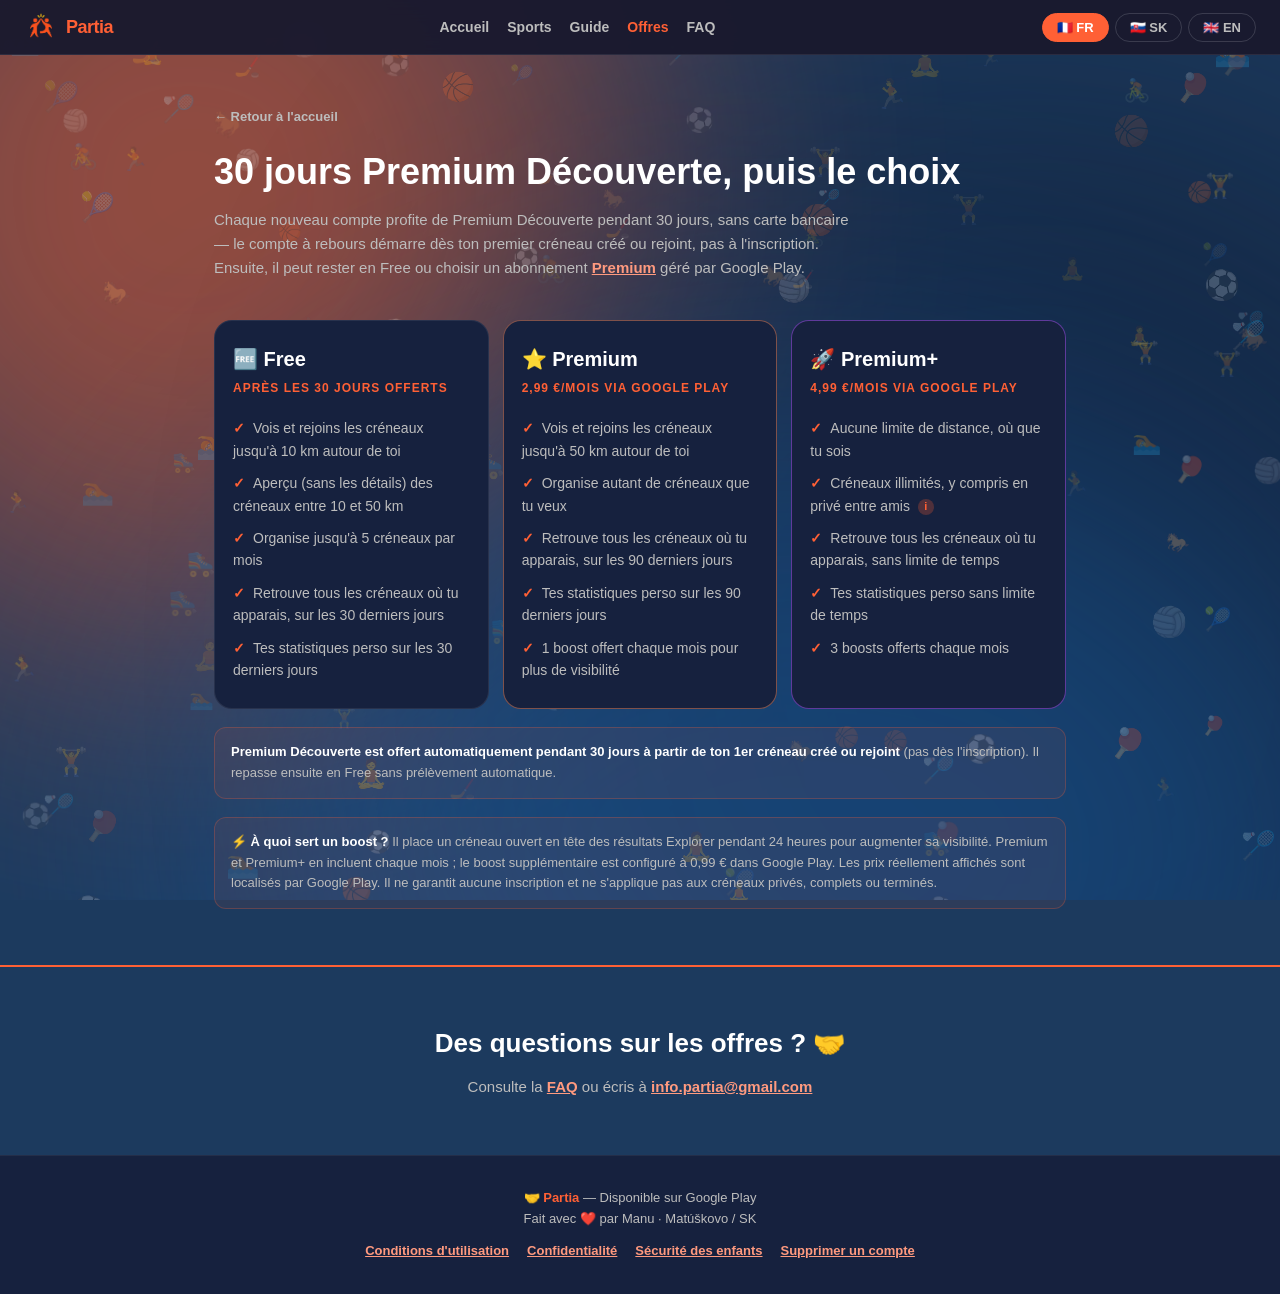
<file: offres.html>
<!DOCTYPE html>
<html lang="fr">
<head>
  <meta charset="UTF-8" />
  <meta name="viewport" content="width=device-width, initial-scale=1.0" />
  <meta name="description" content="Plans et tarifs de l'application Partia — Free, Premium, Premium+." />
  <title>Offres — Partia</title>
  <link rel="icon" href="assets/partia-sport-icon-v1.png">
  <style>
    :root {
      --primary: #FF6035;
      --secondary: #FF8C5A;
      --dark: #1A1A2E;
      --card: #16213E;
      --input: #0F3460;
      --text: #FFFFFF;
      --gray: #BDBDBD;
    }
    * { box-sizing: border-box; margin: 0; padding: 0; }
    html, body { overflow-x: hidden; max-width: 100%; }
    body { background: #1c3a5e; color: var(--text); font-family: -apple-system, BlinkMacSystemFont, 'Segoe UI', Roboto, sans-serif; line-height: 1.6; }

    /* BLURRED BRAND BACKGROUND (matches video/promo assets) */
    .blur-bg { position: fixed; inset: 0; z-index: -3; overflow: hidden; pointer-events: none; }
    .blur-bg .blob { position: absolute; border-radius: 50%; filter: blur(140px); }
    .blur-bg .blob.orange { width: 900px; height: 900px; top: -260px; left: -260px; background: #F15A29; opacity: 0.55; }
    .blur-bg .blob.navy1 { width: 1100px; height: 1100px; top: 120px; right: -300px; background: #0b0e1f; opacity: 0.5; }
    .blur-bg .blob.blue { width: 1200px; height: 900px; bottom: -400px; left: 200px; background: #1A5C9E; opacity: 0.55; }

    .lang-bar { position: sticky; top: 0; z-index: 100; background: rgba(26,26,46,0.96); backdrop-filter: blur(10px); border-bottom: 1px solid rgba(255,255,255,0.08); display: flex; align-items: center; justify-content: space-between; padding: 10px 24px; gap: 16px; flex-wrap: wrap; }
    .lang-logo { color: var(--primary); font-weight: 900; font-size: 18px; letter-spacing: -0.5px; display:flex; align-items:center; gap:8px; text-decoration: none; }
    .brand-icon { width:34px; height:34px; object-fit:contain; }
    .top-nav { display: flex; gap: 18px; }
    .top-nav a { color: var(--gray); font-weight: 700; font-size: 14px; text-decoration: none; }
    .top-nav a:hover, .top-nav a.current { color: var(--primary); }
    .lang-btns { display: flex; gap: 6px; }
    .lang-btn { background: none; border: 1px solid rgba(255,255,255,0.15); color: var(--gray); padding: 6px 14px; border-radius: 999px; font-size: 13px; font-weight: 700; cursor: pointer; transition: all 0.2s; }
    .lang-btn.active { background: var(--primary); border-color: var(--primary); color: #fff; }
    .lang-btn:hover:not(.active) { border-color: var(--primary); color: var(--primary); }

    .page-header { max-width: 900px; margin: 0 auto; padding: 48px 24px 8px; }
    .back-link { color: var(--gray); font-size: 13px; font-weight: 700; text-decoration: none; }
    .back-link:hover { color: var(--primary); }
    .page-title { font-size: 36px; font-weight: 900; color: #fff; margin-top: 14px; }
    .page-sub { color: var(--gray); font-size: 15px; margin-top: 8px; max-width: 640px; }

    .section { max-width: 900px; margin: 0 auto; padding: 32px 24px 56px; }

    .plan-grid { display: grid; grid-template-columns: repeat(auto-fit, minmax(220px, 1fr)); gap: 14px; }
    .plan-card { background: var(--card); border: 1px solid rgba(255,255,255,0.08); border-radius: 18px; padding: 22px 18px; }
    .plan-card.premium { border-color: rgba(255,140,90,0.45); }
    .plan-card.plus { border-color: rgba(168,85,247,0.5); }
    .plan-name { font-size: 20px; font-weight: 900; color: #fff; margin-bottom: 4px; }
    .plan-kicker { color: var(--primary); font-size: 12px; font-weight: 800; text-transform: uppercase; letter-spacing: 1px; margin-bottom: 14px; }
    .plan-list { list-style: none; color: var(--gray); font-size: 14px; }
    .plan-list li { padding: 5px 0; }
    .plan-list li::before { content: '✓'; color: var(--primary); font-weight: 900; margin-right: 8px; }
    .plan-notice { margin-top: 18px; padding: 14px 16px; border-radius: 12px; background: rgba(255,96,53,0.08); border: 1px solid rgba(255,96,53,0.25); color: var(--gray); font-size: 13px; }
    .plan-notice strong { color: #fff; }

    .info-tip { position: relative; display: inline-flex; align-items: center; justify-content: center; width: 16px; height: 16px; border-radius: 50%; background: rgba(255,96,53,0.25); color: var(--primary); font-size: 11px; font-weight: 900; margin-left: 4px; cursor: help; vertical-align: middle; }
    .info-tip-bubble { display: none; position: absolute; bottom: 130%; left: 50%; transform: translateX(-50%); width: 230px; background: var(--dark); border: 1px solid rgba(255,96,53,0.35); border-radius: 10px; padding: 10px 12px; font-size: 12px; font-weight: 500; color: var(--gray); line-height: 1.5; box-shadow: 0 8px 24px rgba(0,0,0,0.4); z-index: 10; text-align: left; }
    .info-tip:hover .info-tip-bubble, .info-tip:focus .info-tip-bubble { display: block; }

    .cta-section { text-align: center; padding: 56px 24px; background: transparent; border-top: 2px solid var(--primary); }
    .cta-title { font-size: 26px; font-weight: 900; color: #fff; margin-bottom: 10px; }
    .cta-sub { color: var(--gray); font-size: 15px; }

    footer { background: var(--card); text-align: center; padding: 32px 24px; color: var(--gray); font-size: 13px; border-top: 1px solid rgba(255,255,255,0.06); }
    footer strong { color: var(--primary); }
    .legal-links { display: flex; justify-content: center; flex-wrap: wrap; gap: 8px 18px; margin-top: 12px; }
    .legal-links a { color: #FF9A7F; font-weight: 700; }
    .legal-links a:hover { color: #fff; }

    [data-lang] { display: none; }
    [data-lang].visible { display: block; }

    /* EASTER EGG */
    .egg-overlay { display: none; position: fixed; inset: 0; background: rgba(0,0,0,0.88); z-index: 1000; align-items: center; justify-content: center; padding: 24px; }
    .egg-overlay.visible { display: flex; }
    .egg-bg { position: absolute; inset: 0; overflow: hidden; pointer-events: none; }
    .egg-bg span { position: absolute; }
    .egg-box { position: relative; background: var(--card); border-radius: 20px; padding: 28px; max-width: 360px; width: 90%; max-height: 80vh; overflow-y: auto; box-shadow: 0 20px 60px rgba(0,0,0,0.5); z-index: 1; }
    .egg-title { color: #fff; font-size: 22px; font-weight: 900; margin-bottom: 16px; }
    .egg-line { color: var(--gray); font-size: 14px; line-height: 1.6; margin-bottom: 10px; }
    .egg-thanks { color: var(--gray); font-size: 12px; margin-top: 14px; padding-top: 14px; border-top: 1px solid rgba(255,255,255,0.08); line-height: 1.6; }
    .egg-thanks strong { color: var(--primary); }
    .egg-close { display: block; margin: 20px auto 0; background: none; border: none; color: var(--primary); font-size: 15px; font-weight: 700; cursor: pointer; padding: 0; font-family: inherit; }

    /* SITE-WIDE SPORT EMOJI BACKGROUND — discret, visible entre les blocs opaques */
    .sport-bg { position: fixed; inset: 0; z-index: -1; overflow: hidden; pointer-events: none; }
    .sport-bg span { position: absolute; }
  </style>
</head>
<body>

<div class="blur-bg"><div class="blob orange"></div><div class="blob navy1"></div><div class="blob blue"></div></div>
<div class="sport-bg" id="sport-bg"></div>

<nav class="lang-bar">
  <a class="lang-logo" href="index.html"><img class="brand-icon" src="assets/partia-sport-icon-v1.png" alt="">Partia</a>
  <div class="top-nav" data-lang="fr" style="display:flex"><a href="index.html?lang=fr">Accueil</a><a href="sports.html?lang=fr">Sports</a><a href="guide.html?lang=fr">Guide</a><a class="current" href="offres.html?lang=fr">Offres</a><a href="faq.html?lang=fr">FAQ</a></div>
  <div class="top-nav" data-lang="sk" style="display:none"><a href="index.html?lang=sk">Domov</a><a href="sports.html?lang=sk">Športy</a><a href="guide.html?lang=sk">Príručka</a><a class="current" href="offres.html?lang=sk">Ponuky</a><a href="faq.html?lang=sk">FAQ</a></div>
  <div class="top-nav" data-lang="en" style="display:none"><a href="index.html?lang=en">Home</a><a href="sports.html?lang=en">Sports</a><a href="guide.html?lang=en">Guide</a><a class="current" href="offres.html?lang=en">Plans</a><a href="faq.html?lang=en">FAQ</a></div>
  <div class="lang-btns">
    <button class="lang-btn active" data-lang-btn="fr" onclick="setLang('fr')">🇫🇷 FR</button>
    <button class="lang-btn" data-lang-btn="sk" onclick="setLang('sk')">🇸🇰 SK</button>
    <button class="lang-btn" data-lang-btn="en" onclick="setLang('en')">🇬🇧 EN</button>
  </div>
</nav>

<!-- FRENCH -->
<div data-lang="fr" class="visible">
  <div class="page-header">
    <a class="back-link" href="index.html?lang=fr">← Retour à l'accueil</a>
    <h1 class="page-title">30 jours Premium Découverte, puis le choix</h1>
    <p class="page-sub">Chaque nouveau compte profite de Premium Découverte pendant 30 jours, sans carte bancaire — le compte à rebours démarre dès ton premier créneau créé ou rejoint, pas à l'inscription. Ensuite, il peut rester en Free ou choisir un abonnement <a href="#premium-fr" style="color:#FF9A7F;font-weight:700;">Premium</a> géré par Google Play.</p>
  </div>
  <div class="section">
    <div class="plan-grid">
      <div class="plan-card"><div class="plan-name">🆓 Free</div><div class="plan-kicker">Après les 30 jours offerts</div><ul class="plan-list"><li>Vois et rejoins les créneaux jusqu'à 10 km autour de toi</li><li>Aperçu (sans les détails) des créneaux entre 10 et 50 km</li><li>Organise jusqu'à 5 créneaux par mois</li><li>Retrouve tous les créneaux où tu apparais, sur les 30 derniers jours</li><li>Tes statistiques perso sur les 30 derniers jours</li></ul></div>
      <div class="plan-card premium" id="premium-fr"><div class="plan-name">⭐ Premium</div><div class="plan-kicker">2,99 €/mois via Google Play</div><ul class="plan-list"><li>Vois et rejoins les créneaux jusqu'à 50 km autour de toi</li><li>Organise autant de créneaux que tu veux</li><li>Retrouve tous les créneaux où tu apparais, sur les 90 derniers jours</li><li>Tes statistiques perso sur les 90 derniers jours</li><li>1 boost offert chaque mois pour plus de visibilité</li></ul></div>
      <div class="plan-card plus"><div class="plan-name">🚀 Premium+</div><div class="plan-kicker">4,99 €/mois via Google Play</div><ul class="plan-list"><li>Aucune limite de distance, où que tu sois</li><li>Créneaux illimités, y compris en privé entre amis <span class="info-tip" tabindex="0">i<span class="info-tip-bubble">Crée un créneau privé et partage son code avec tes amis : seuls ceux qui l'ont peuvent le rejoindre, il n'apparaît jamais dans les résultats publics.</span></span></li><li>Retrouve tous les créneaux où tu apparais, sans limite de temps</li><li>Tes statistiques perso sans limite de temps</li><li>3 boosts offerts chaque mois</li></ul></div>
    </div>
    <div class="plan-notice"><strong>Premium Découverte est offert automatiquement pendant 30 jours à partir de ton 1er créneau créé ou rejoint</strong> (pas dès l'inscription). Il repasse ensuite en Free sans prélèvement automatique.</div>
    <div class="plan-notice"><strong>⚡ À quoi sert un boost ?</strong> Il place un créneau ouvert en tête des résultats Explorer pendant 24 heures pour augmenter sa visibilité. Premium et Premium+ en incluent chaque mois ; le boost supplémentaire est configuré à 0,99 € dans Google Play. Les prix réellement affichés sont localisés par Google Play. Il ne garantit aucune inscription et ne s'applique pas aux créneaux privés, complets ou terminés.</div>
  </div>
  <div class="cta-section">
    <h2 class="cta-title">Des questions sur les offres ? 🤝</h2>
    <p class="cta-sub">Consulte la <a href="faq.html?lang=fr" style="color:#FF9A7F;font-weight:700;">FAQ</a> ou écris à <a href="mailto:info.partia@gmail.com" style="color:#FF9A7F;font-weight:700;">info.partia@gmail.com</a></p>
  </div>
  <footer>
    <strong>🤝 Partia</strong> — Disponible sur Google Play<br/>
    Fait avec ❤️ par Manu · Matúškovo / SK
    <div class="legal-links"><a href="terms.html?lang=fr">Conditions d'utilisation</a><a href="privacy.html?lang=fr">Confidentialité</a><a href="child-safety.html?lang=fr">Sécurité des enfants</a><a href="delete-account.html?lang=fr">Supprimer un compte</a></div>
  </footer>
</div>

<!-- SLOVAK -->
<div data-lang="sk">
  <div class="page-header">
    <a class="back-link" href="index.html?lang=sk">← Späť na domovskú stránku</a>
    <h1 class="page-title">30 dní Premium na vyskúšanie, potom si vyberieš</h1>
    <p class="page-sub">Každý nový účet získa Premium na vyskúšanie na 30 dní bez platobnej karty — odpočítavanie sa spustí až po vytvorení alebo pripojení k tvojmu prvému termínu, nie pri registrácii. Potom môže zostať na Free alebo si zvoliť predplatné <a href="#premium-sk" style="color:#FF9A7F;font-weight:700;">Premium</a> spravované cez Google Play.</p>
  </div>
  <div class="section">
    <div class="plan-grid">
      <div class="plan-card"><div class="plan-name">🆓 Free</div><div class="plan-kicker">Po 30 bezplatných dňoch</div><ul class="plan-list"><li>Vidíš a pripájaš sa k termínom do 10 km od teba</li><li>Náhľad (bez detailov) termínov vo vzdialenosti 10 až 50 km</li><li>Vytváraš až 5 termínov mesačne</li><li>Vidíš všetky svoje termíny za posledných 30 dní</li><li>Svoje štatistiky za posledných 30 dní</li></ul></div>
      <div class="plan-card premium" id="premium-sk"><div class="plan-name">⭐ Premium</div><div class="plan-kicker">2,99 €/mesiac cez Google Play</div><ul class="plan-list"><li>Vidíš a pripájaš sa k termínom do 50 km od teba</li><li>Vytváraš toľko termínov, koľko chceš</li><li>Vidíš všetky svoje termíny za posledných 90 dní</li><li>Svoje štatistiky za posledných 90 dní</li><li>1 boost mesačne zadarmo pre väčšiu viditeľnosť</li></ul></div>
      <div class="plan-card plus"><div class="plan-name">🚀 Premium+</div><div class="plan-kicker">4,99 €/mesiac cez Google Play</div><ul class="plan-list"><li>Žiadny limit vzdialenosti, nech si kdekoľvek</li><li>Neobmedzené termíny vrátane súkromných s kamarátmi <span class="info-tip" tabindex="0">i<span class="info-tip-bubble">Vytvor súkromný termín a zdieľaj jeho kód s kamarátmi — pripojiť sa môžu len tí, čo kód majú, vo verejných výsledkoch sa nikdy nezobrazí.</span></span></li><li>Vidíš všetky svoje termíny bez časového obmedzenia</li><li>Svoje štatistiky bez časového obmedzenia</li><li>3 boosty mesačne zadarmo</li></ul></div>
    </div>
    <div class="plan-notice"><strong>Premium na vyskúšanie dostanú nové účty automaticky na 30 dní od 1. vytvoreného alebo pripojeného termínu</strong> (nie od registrácie). Potom sa bez automatickej platby aktivuje Free.</div>
    <div class="plan-notice"><strong>⚡ Na čo slúži boost?</strong> Posunie otvorený termín na 24 hodín na začiatok výsledkov Objaviť, aby bol viditeľnejší. Premium a Premium+ zahŕňajú boosty každý mesiac; ďalší boost je v Google Play nastavený na 0,99 €. Skutočne zobrazené ceny lokalizuje Google Play. Nezaručuje prihlásenie a neplatí pre súkromné, plné ani ukončené termíny.</div>
  </div>
  <div class="cta-section">
    <h2 class="cta-title">Otázky k ponukám? 🤝</h2>
    <p class="cta-sub">Pozri si <a href="faq.html?lang=sk" style="color:#FF9A7F;font-weight:700;">FAQ</a> alebo napíš na <a href="mailto:info.partia@gmail.com" style="color:#FF9A7F;font-weight:700;">info.partia@gmail.com</a></p>
  </div>
  <footer>
    <strong>🤝 Partia</strong> — Dostupná na Google Play<br/>
    Vytvorené s ❤️ od Manu · Matúškovo / SK
    <div class="legal-links"><a href="terms.html?lang=sk">Podmienky používania</a><a href="privacy.html?lang=sk">Súkromie</a><a href="child-safety.html?lang=sk">Bezpečnosť detí</a><a href="delete-account.html?lang=sk">Vymazanie účtu</a></div>
  </footer>
</div>

<!-- ENGLISH -->
<div data-lang="en">
  <div class="page-header">
    <a class="back-link" href="index.html?lang=en">← Back to home</a>
    <h1 class="page-title">30 days of Premium Discovery, then your choice</h1>
    <p class="page-sub">Every new account gets Premium Discovery for 30 days with no payment card — the countdown only starts once you create or join your first slot, not at signup. It can then stay on Free or choose a <a href="#premium-en" style="color:#FF9A7F;font-weight:700;">Premium</a> subscription managed by Google Play.</p>
  </div>
  <div class="section">
    <div class="plan-grid">
      <div class="plan-card"><div class="plan-name">🆓 Free</div><div class="plan-kicker">After the 30 free days</div><ul class="plan-list"><li>See and join slots up to 10 km from you</li><li>Preview (without details) of slots between 10 and 50 km</li><li>Host up to 5 slots per month</li><li>See every slot you appear in, over the last 30 days</li><li>Your personal stats over the last 30 days</li></ul></div>
      <div class="plan-card premium" id="premium-en"><div class="plan-name">⭐ Premium</div><div class="plan-kicker">€2.99/month via Google Play</div><ul class="plan-list"><li>See and join slots up to 50 km from you</li><li>Host as many slots as you want</li><li>See every slot you appear in, over the last 90 days</li><li>Your personal stats over the last 90 days</li><li>1 free boost every month for extra visibility</li></ul></div>
      <div class="plan-card plus"><div class="plan-name">🚀 Premium+</div><div class="plan-kicker">€4.99/month via Google Play</div><ul class="plan-list"><li>No distance limit, wherever you are</li><li>Unlimited slots, including private ones with friends <span class="info-tip" tabindex="0">i<span class="info-tip-bubble">Create a private slot and share its code with friends — only people with the code can join, it never appears in public results.</span></span></li><li>See every slot you appear in, with no time limit</li><li>Your personal stats with no time limit</li><li>3 free boosts every month</li></ul></div>
    </div>
    <div class="plan-notice"><strong>Premium Discovery is automatically offered for 30 days, starting from your 1st slot created or joined</strong> (not from signup). It then switches to Free with no automatic charge.</div>
    <div class="plan-notice"><strong>⚡ What does a boost do?</strong> It moves an open slot to the top of Explore results for 24 hours to increase visibility. Premium and Premium+ include monthly boosts; the extra boost is configured at €0.99 in Google Play. The prices actually shown are localized by Google Play. It does not guarantee registrations and does not apply to private, full or past slots.</div>
  </div>
  <div class="cta-section">
    <h2 class="cta-title">Questions about the plans? 🤝</h2>
    <p class="cta-sub">Check the <a href="faq.html?lang=en" style="color:#FF9A7F;font-weight:700;">FAQ</a> or write to <a href="mailto:info.partia@gmail.com" style="color:#FF9A7F;font-weight:700;">info.partia@gmail.com</a></p>
  </div>
  <footer>
    <strong>🤝 Partia</strong> — Available on Google Play<br/>
    Made with ❤️ by Manu · Matúškovo / SK
    <div class="legal-links"><a href="terms.html?lang=en">Terms of use</a><a href="privacy.html?lang=en">Privacy</a><a href="child-safety.html?lang=en">Child safety</a><a href="delete-account.html?lang=en">Delete an account</a></div>
  </footer>
</div>

<div class="egg-overlay" id="egg-overlay">
  <div class="egg-bg" id="egg-bg"></div>
  <div class="egg-box">
    <div id="egg-title" class="egg-title"></div>
    <div id="egg-lines"></div>
    <div id="egg-thanks" class="egg-thanks"></div>
    <button id="egg-close" class="egg-close"><span id="egg-close-text"></span></button>
  </div>
</div>

<script>
  // Fond discret d'emoji sport, visible entre les blocs opaques (même esprit que l'app).
  (function () {
    var BG_SPORTS = ['⚽','🏀','🎾','🏐','🏃','🚴','🏊','🏋️','🧘','🛼','🏸','🏓','🏒','🐎'];
    document.addEventListener('DOMContentLoaded', function () {
      var container = document.getElementById('sport-bg');
      if (!container) return;
      for (var i = 0; i < 130; i++) {
        var span = document.createElement('span');
        span.textContent = BG_SPORTS[i % BG_SPORTS.length];
        span.style.left = (Math.random() * 100) + '%';
        span.style.top = (Math.random() * 100) + '%';
        span.style.fontSize = (18 + Math.random() * 12) + 'px';
        span.style.opacity = (0.12 + Math.random() * 0.13).toFixed(2);
        container.appendChild(span);
      }
    });
  })();

  // Easter egg — 5 taps sur le logo, texte selon la langue active.
  (function () {
    var EGG_SPORTS = ['⚽','🏀','🎾','🏐','🏃','🚴','🏊','🏋️','🧘','🛼','🏸','🏓','🏒','🐎'];
    var EGG_TEXT = {
      fr: {
        greeting: "Enfin, tu m'as trouvé 😉",
        lines: [
          "Bon, pas trop de place ici pour écrire un roman, alors on va faire court 🙂",
          "Moi c'est Manu, Français vivant en Slovaquie — j'en avais marre de galérer à faire les sports que j'aime.",
          "Ma solution : une appli simple et fonctionnelle.",
          "Amuse-toi bien !!!! 😘"
        ],
        thanksPrefix: "Remerciements à mes testeurs : Ophélie, Jana, Catherine, Monika, Priscilla, Zoya, Nicholas, Mikaël, Médéric, Maxime, Frantisek et mon fidèle assistant (et fils) ",
        close: 'Fermer'
      },
      sk: {
        greeting: "Konečne si ma našiel/našla 😉",
        lines: [
          "Tu nie je veľa miesta na román, tak to spravím krátko 🙂",
          "Ja som Manu, Francúz žijúci na Slovensku — mal som dosť trápenia s hľadaním športu, ktorý mám rád.",
          "Moje riešenie: jednoduchá a funkčná appka.",
          "Uži si to !!!! 😘"
        ],
        thanksPrefix: "Poďakovanie mojim testerom: Ophélie, Jana, Catherine, Monika, Priscilla, Zoya, Nicholas, Mikaël, Médéric, Maxime, Frantisek a môjmu vernému asistentovi (a synovi) ",
        close: 'Zavrieť'
      },
      en: {
        greeting: "You finally found me 😉",
        lines: [
          "Not much room here for a novel, so let's keep it short 🙂",
          "I'm Manu, a Frenchman living in Slovakia — I got tired of struggling to play the sports I love.",
          "My solution: a simple, functional app.",
          "Have fun !!!! 😘"
        ],
        thanksPrefix: "Thanks to my testers: Ophélie, Jana, Catherine, Monika, Priscilla, Zoya, Nicholas, Mikaël, Médéric, Maxime, Frantisek, and my loyal assistant (and son) ",
        close: 'Close'
      }
    };

    function buildEggBg(container) {
      container.innerHTML = '';
      for (var i = 0; i < 50; i++) {
        var span = document.createElement('span');
        span.textContent = EGG_SPORTS[i % EGG_SPORTS.length];
        span.style.left = (Math.random() * 100) + '%';
        span.style.top = (Math.random() * 100) + '%';
        span.style.fontSize = (16 + Math.random() * 16) + 'px';
        span.style.opacity = (0.08 + Math.random() * 0.14).toFixed(2);
        container.appendChild(span);
      }
    }

    function showEgg() {
      var lang = document.documentElement.lang || 'fr';
      var data = EGG_TEXT[lang] || EGG_TEXT.fr;
      document.getElementById('egg-title').textContent = data.greeting;
      document.getElementById('egg-lines').innerHTML = data.lines.map(function (l) {
        return '<p class="egg-line">' + l + '</p>';
      }).join('');
      document.getElementById('egg-thanks').innerHTML = data.thanksPrefix + '<strong>Daniel</strong>.';
      document.getElementById('egg-close-text').textContent = data.close;
      buildEggBg(document.getElementById('egg-bg'));
      document.getElementById('egg-overlay').classList.add('visible');
    }

    function hideEgg() {
      document.getElementById('egg-overlay').classList.remove('visible');
    }

    document.addEventListener('DOMContentLoaded', function () {
      var logo = document.querySelector('.lang-logo');
      var tapCount = 0, navTimer = null;
      if (logo) {
        var href = logo.getAttribute('href');
        logo.addEventListener('click', function (e) {
          e.preventDefault();
          clearTimeout(navTimer);
          tapCount++;
          if (tapCount >= 5) {
            tapCount = 0;
            showEgg();
            return;
          }
          navTimer = setTimeout(function () {
            tapCount = 0;
            if (href) window.location.href = href;
          }, 320);
        });
      }
      var closeBtn = document.getElementById('egg-close');
      if (closeBtn) closeBtn.addEventListener('click', hideEgg);
      var overlay = document.getElementById('egg-overlay');
      if (overlay) overlay.addEventListener('click', function (e) { if (e.target === overlay) hideEgg(); });
    });
  })();
</script>

<script>
  function setLang(lang) {
    document.querySelectorAll('[data-lang]').forEach(function(el) {
      el.style.display = (el.getAttribute('data-lang') === lang) ? 'block' : 'none';
    });
    document.querySelectorAll('.top-nav[data-lang]').forEach(function(el) {
      el.style.display = (el.getAttribute('data-lang') === lang) ? 'flex' : 'none';
    });
    document.querySelectorAll('[data-lang-btn]').forEach(function(btn) {
      btn.classList.toggle('active', btn.getAttribute('data-lang-btn') === lang);
    });
    document.documentElement.lang = lang;
    var logoLink = document.querySelector('.lang-logo');
    if (logoLink && logoLink.tagName === 'A') { logoLink.href = 'index.html?lang=' + lang; }
    var nextUrl = new URL(window.location.href);
    nextUrl.searchParams.set('lang', lang);
    if (window.location.protocol !== 'file:') {
      window.history.replaceState({}, '', nextUrl);
    }
    window.scrollTo({ top: 0, behavior: 'smooth' });
  }

  document.addEventListener('DOMContentLoaded', function() {
    var requested = new URLSearchParams(window.location.search).get('lang');
    setLang(['fr', 'sk', 'en'].indexOf(requested) >= 0 ? requested : 'fr');
    if (window.location.hash) {
      var target = document.querySelector(window.location.hash);
      if (target) target.scrollIntoView({ behavior: 'smooth', block: 'start' });
    }
  });
</script>

</body>
</html>
</file>
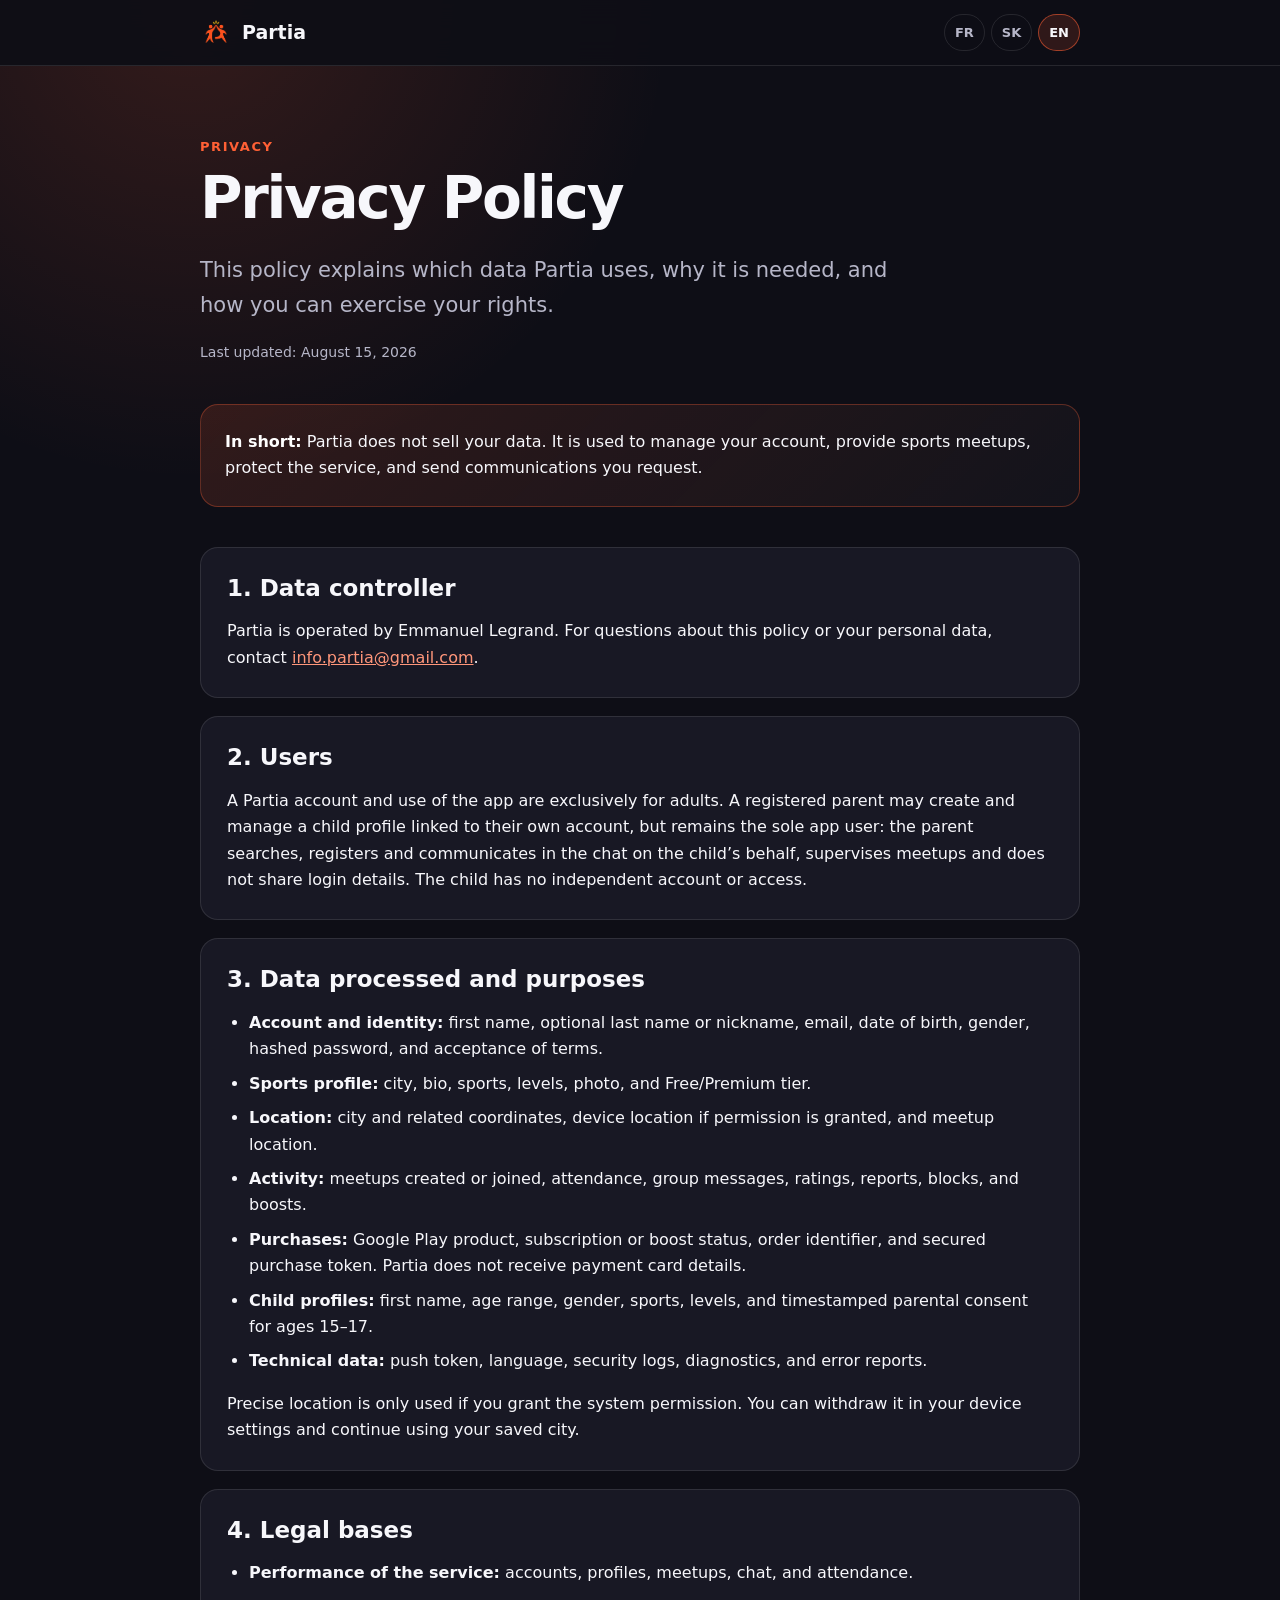
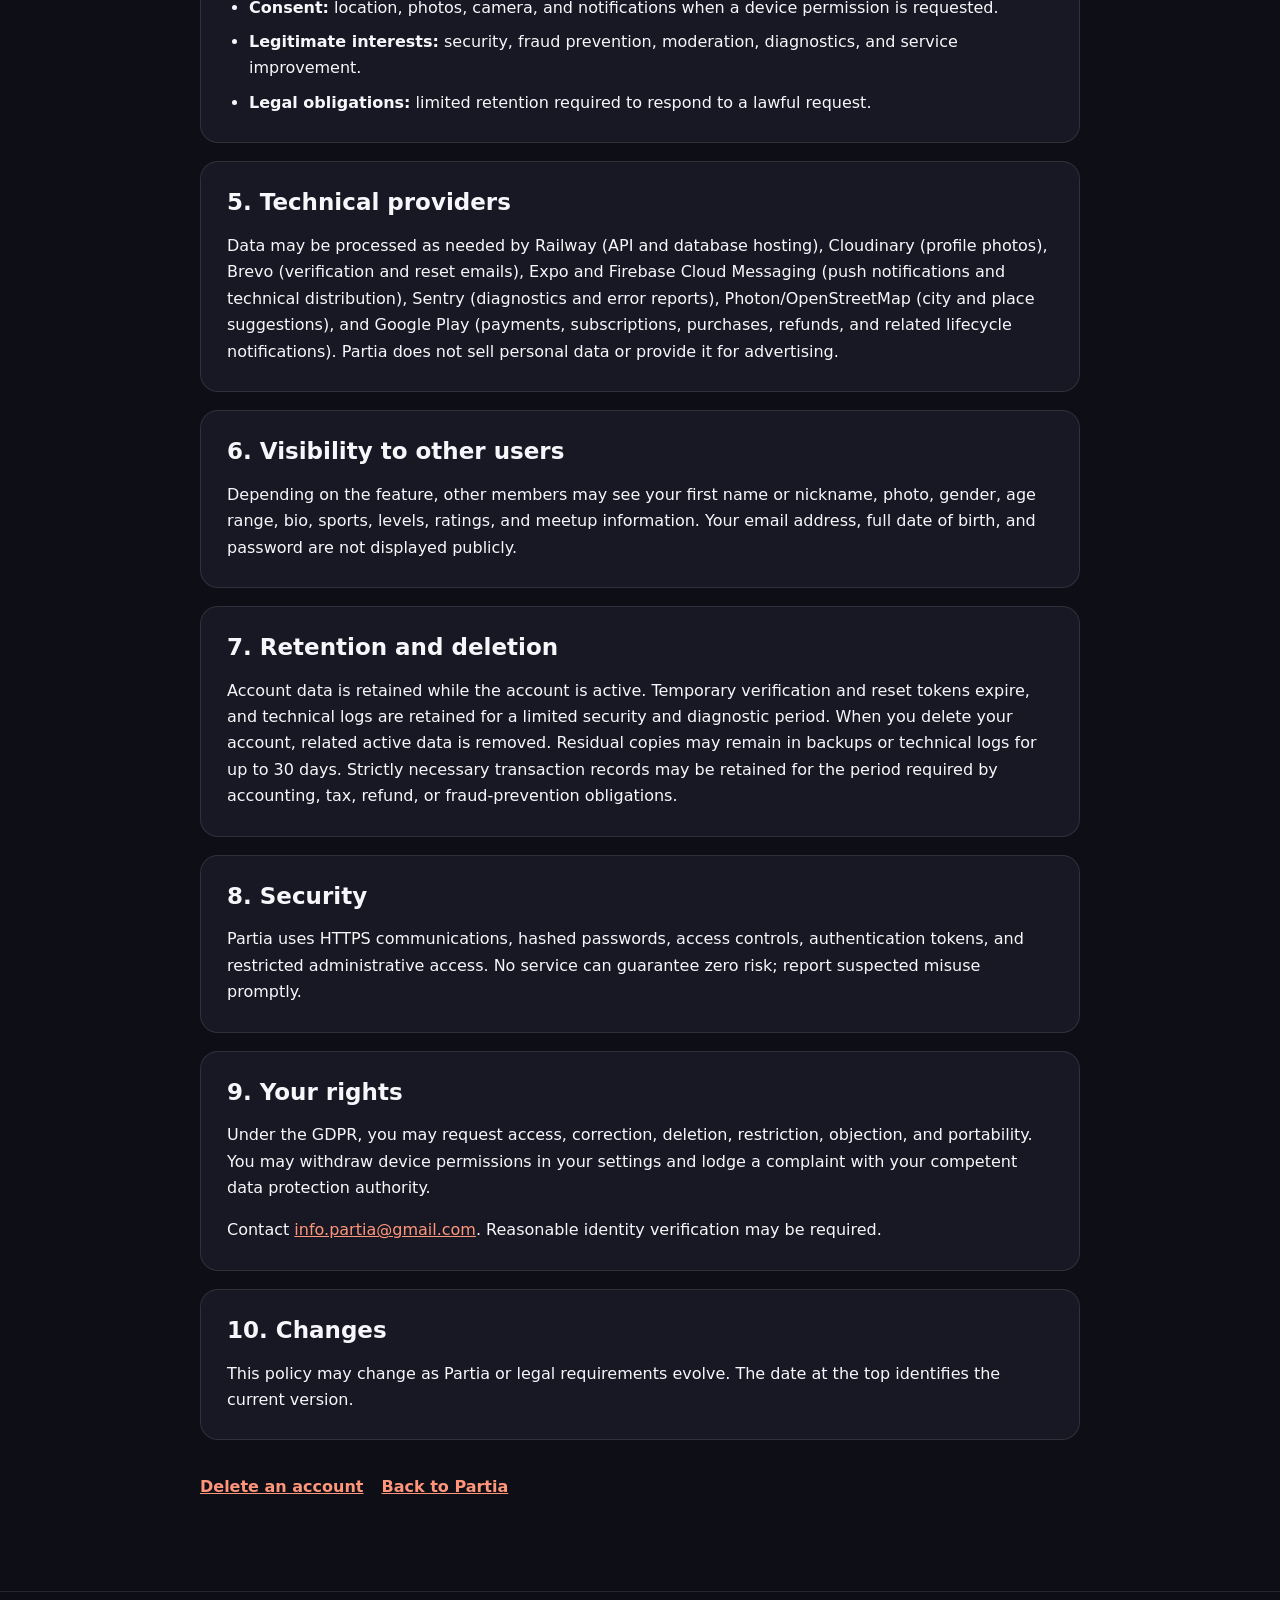
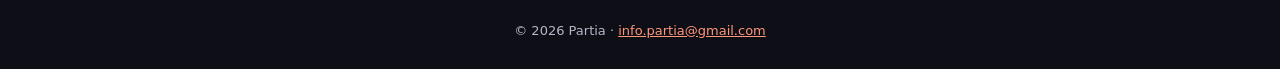
<file: privacy.html>
<!doctype html>
<html lang="fr">
<head>
  <meta charset="utf-8">
  <meta name="viewport" content="width=device-width, initial-scale=1">
  <meta name="description" content="Politique de confidentialité de l’application Partia.">
  <meta name="robots" content="index, follow">
  <title>Politique de confidentialité · Partia</title>
  <link rel="icon" href="assets/partia-sport-icon-v1.png">
  <link rel="stylesheet" href="assets/legal.css">
</head>
<body>
  <header class="topbar">
    <a class="brand" href="index.html" aria-label="Partia — accueil">
      <img src="assets/partia-sport-icon-v1.png" alt="">
      <span>Partia</span>
    </a>
    <div class="languages" aria-label="Langue">
      <button class="lang-button" type="button" data-lang-button="fr">FR</button>
      <button class="lang-button" type="button" data-lang-button="sk">SK</button>
      <button class="lang-button" type="button" data-lang-button="en">EN</button>
    </div>
  </header>

  <main>
    <article data-lang="fr">
      <p class="eyebrow">Vie privée</p>
      <h1>Politique de confidentialité</h1>
      <p class="lead">Cette politique explique quelles données Partia utilise, pourquoi elles sont nécessaires et comment exercer tes droits.</p>
      <p class="updated">Dernière mise à jour : 15 août 2026</p>

      <div class="summary"><strong>En bref :</strong> Partia ne vend pas tes données. Elles servent à gérer ton compte, proposer des rencontres sportives, assurer la sécurité du service et envoyer les communications que tu demandes.</div>

      <section class="legal-section">
        <h2>1. Responsable du traitement</h2>
        <p>Partia est éditée par Emmanuel Legrand. Pour toute question relative à cette politique ou à tes données personnelles, écris à <a href="mailto:info.partia@gmail.com">info.partia@gmail.com</a>.</p>
      </section>

      <section class="legal-section">
        <h2>2. Utilisateurs concernés</h2>
        <p>Un compte Partia et l’utilisation de l’application sont exclusivement réservés aux adultes. Un parent inscrit peut créer et administrer un profil enfant rattaché à son propre compte, mais il reste l’unique utilisateur de l’application : il effectue les recherches, inscriptions et échanges dans le chat au nom de l’enfant, supervise les rencontres et ne partage pas ses identifiants. L’enfant ne dispose d’aucun compte ni accès autonome.</p>
      </section>

      <section class="legal-section">
        <h2>3. Données traitées et finalités</h2>
        <div class="data-table" role="table" aria-label="Données traitées">
          <table class="data-table">
            <thead><tr><th>Catégorie</th><th>Exemples</th><th>Utilisation</th></tr></thead>
            <tbody>
              <tr><td data-label="Catégorie">Compte et identité</td><td data-label="Exemples">Prénom, nom ou pseudo facultatifs, e-mail, date de naissance, sexe, mot de passe haché, acceptation des conditions</td><td data-label="Utilisation">Créer et sécuriser le compte, vérifier l’âge, personnaliser le service</td></tr>
              <tr><td data-label="Catégorie">Profil sportif</td><td data-label="Exemples">Ville, présentation, sports, niveaux, photo, formule Free/Premium</td><td data-label="Utilisation">Présenter le profil et proposer des partenaires pertinents</td></tr>
              <tr><td data-label="Catégorie">Localisation</td><td data-label="Exemples">Ville et coordonnées associées, position de l’appareil si l’autorisation est accordée, lieu d’un créneau</td><td data-label="Utilisation">Rechercher, classer et afficher les créneaux proches</td></tr>
              <tr><td data-label="Catégorie">Activité</td><td data-label="Exemples">Créneaux créés ou rejoints, participations, messages de groupe, évaluations, signalements, blocages, boosts</td><td data-label="Utilisation">Fournir les fonctions communautaires, modérer et prévenir les abus</td></tr>
              <tr><td data-label="Catégorie">Achats</td><td data-label="Exemples">Produit Google Play, état de l’abonnement ou du boost, identifiant de commande et jeton d’achat sécurisé</td><td data-label="Utilisation">Vérifier l’achat, attribuer les droits, restaurer le service et prévenir la fraude ; Partia ne reçoit pas les données de carte bancaire</td></tr>
              <tr><td data-label="Catégorie">Profils enfants</td><td data-label="Exemples">Prénom, tranche d’âge, sexe, sports, niveaux et consentement parental 15–17 horodaté</td><td data-label="Utilisation">Permettre au parent de créer ou rejoindre des créneaux adaptés à l’enfant</td></tr>
              <tr><td data-label="Catégorie">Données techniques</td><td data-label="Exemples">Jeton de notification, langue, journaux de sécurité, diagnostics et rapports d’erreur</td><td data-label="Utilisation">Envoyer les notifications, sécuriser, diagnostiquer et améliorer l’application</td></tr>
            </tbody>
          </table>
        </div>
        <p>La localisation précise n’est utilisée que si tu accordes l’autorisation au système. Tu peux la retirer dans les réglages de l’appareil et continuer à utiliser la ville enregistrée.</p>
      </section>

      <section class="legal-section">
        <h2>4. Bases juridiques</h2>
        <ul>
          <li><strong>Exécution du service :</strong> gestion du compte, des profils, des créneaux, du chat, des participations et des achats facultatifs.</li>
          <li><strong>Consentement :</strong> accès à la localisation, aux photos, à la caméra et aux notifications lorsqu’une autorisation est demandée.</li>
          <li><strong>Intérêt légitime :</strong> sécurité, prévention de la fraude, modération, diagnostic et amélioration du service.</li>
          <li><strong>Obligation légale :</strong> conservation ponctuelle des éléments nécessaires pour répondre à une demande légale.</li>
        </ul>
      </section>

      <section class="legal-section">
        <h2>5. Prestataires techniques</h2>
        <p>Les données peuvent être traitées par des prestataires agissant pour Partia, uniquement dans la mesure nécessaire au service :</p>
        <ul>
          <li><strong>Railway :</strong> hébergement de l’API et de la base de données ;</li>
          <li><strong>Cloudinary :</strong> stockage et diffusion des photos de profil ;</li>
          <li><strong>Brevo :</strong> e-mails de vérification et de réinitialisation ;</li>
          <li><strong>Expo et Firebase Cloud Messaging :</strong> notifications push et distribution technique de l’application ;</li>
          <li><strong>Sentry :</strong> diagnostics techniques et rapports d’erreur ;</li>
          <li><strong>Photon/OpenStreetMap :</strong> suggestions de villes et de lieux à partir du texte recherché.</li>
          <li><strong>Google Play :</strong> paiement, abonnements, achats intégrés, remboursements et notifications de cycle de vie associées.</li>
        </ul>
        <p>Partia ne vend pas les données personnelles et ne les transmet pas à des tiers à des fins publicitaires.</p>
      </section>

      <section class="legal-section">
        <h2>6. Visibilité entre utilisateurs</h2>
        <p>Selon les fonctions utilisées, les autres membres peuvent voir le prénom ou pseudo, la photo, le genre, la tranche d’âge, la présentation, les sports, les niveaux, les évaluations et les informations nécessaires aux créneaux. L’adresse e-mail, la date de naissance complète et le mot de passe ne sont pas affichés publiquement.</p>
      </section>

      <section class="legal-section">
        <h2>7. Conservation et suppression</h2>
        <p>Les données du compte sont conservées tant que le compte est actif. Les jetons temporaires de vérification et de réinitialisation expirent. Les journaux techniques sont conservés pendant une durée limitée adaptée à la sécurité et au diagnostic.</p>
        <p>Lorsque tu supprimes ton compte, les données actives associées sont supprimées. Des copies résiduelles peuvent subsister jusqu’à 30 jours dans les sauvegardes ou journaux techniques avant leur rotation. Les justificatifs de transaction strictement nécessaires peuvent être conservés pendant la durée imposée par les obligations comptables, fiscales, de remboursement ou de lutte contre la fraude.</p>
      </section>

      <section class="legal-section">
        <h2>8. Sécurité</h2>
        <p>Partia utilise notamment des communications HTTPS, des mots de passe hachés, des contrôles d’accès, des jetons d’authentification et des restrictions administratives. Aucun service ne peut garantir un risque nul ; signale rapidement toute activité suspecte.</p>
      </section>

      <section class="legal-section">
        <h2>9. Tes droits</h2>
        <p>Selon le RGPD, tu peux demander l’accès, la rectification, l’effacement, la limitation, l’opposition et la portabilité de tes données. Tu peux également retirer une autorisation depuis les réglages de l’appareil et introduire une réclamation auprès de l’autorité de protection des données compétente.</p>
        <p>Pour exercer un droit, écris à <a href="mailto:info.partia@gmail.com">info.partia@gmail.com</a>. Une vérification raisonnable de ton identité peut être demandée.</p>
      </section>

      <section class="legal-section">
        <h2>10. Modifications</h2>
        <p>Cette politique peut évoluer avec Partia ou les obligations légales. La date de mise à jour figurant en haut de la page permet d’identifier la version applicable.</p>
      </section>

      <div class="related-links"><a href="delete-account.html?lang=fr">Supprimer un compte</a><a href="index.html?lang=fr">Retour au site Partia</a></div>
    </article>

    <article data-lang="sk">
      <p class="eyebrow">Súkromie</p>
      <h1>Zásady ochrany osobných údajov</h1>
      <p class="lead">Tieto zásady vysvetľujú, aké údaje Partia používa, prečo sú potrebné a ako si môžeš uplatniť svoje práva.</p>
      <p class="updated">Posledná aktualizácia: 15. augusta 2026</p>

      <div class="summary"><strong>V skratke:</strong> Partia tvoje údaje nepredáva. Používajú sa na správu účtu, športových stretnutí, bezpečnosť služby a komunikáciu, o ktorú požiadaš.</div>

      <section class="legal-section"><h2>1. Prevádzkovateľ</h2><p>Prevádzkovateľom aplikácie Partia je Emmanuel Legrand. Otázky o osobných údajoch môžeš poslať na <a href="mailto:info.partia@gmail.com">info.partia@gmail.com</a>.</p></section>
      <section class="legal-section"><h2>2. Používatelia</h2><p>Účet Partia aj používanie aplikácie sú určené výhradne dospelým. Registrovaný rodič môže vytvoriť a spravovať detský profil prepojený so svojím účtom, ale zostáva jediným používateľom aplikácie: v mene dieťaťa vyhľadáva termíny, prihlasuje ho, komunikuje v chate, dohliada na stretnutia a neposkytuje dieťaťu svoje prihlasovacie údaje. Dieťa nemá samostatný účet ani prístup.</p></section>

      <section class="legal-section">
        <h2>3. Spracúvané údaje a účely</h2>
        <ul>
          <li><strong>Účet a identita:</strong> meno, voliteľné priezvisko alebo prezývka, e-mail, dátum narodenia, pohlavie, zahashované heslo a súhlas s podmienkami.</li>
          <li><strong>Športový profil:</strong> mesto, predstavenie, športy, úrovne, fotografia a typ členstva.</li>
          <li><strong>Poloha:</strong> mesto a jeho súradnice, poloha zariadenia po udelení povolenia a miesto športového termínu.</li>
          <li><strong>Aktivita:</strong> vytvorené alebo prijaté termíny, účasť, skupinové správy, hodnotenia, nahlásenia, blokovania a boosty.</li>
          <li><strong>Nákupy:</strong> produkt Google Play, stav predplatného alebo boostu, identifikátor objednávky a zabezpečený nákupný token. Partia nedostáva údaje platobnej karty.</li>
          <li><strong>Detské profily:</strong> meno, veková skupina, pohlavie, športy, úrovne a časovo označený súhlas rodiča pre vek 15–17.</li>
          <li><strong>Technické údaje:</strong> push token, jazyk, bezpečnostné záznamy, diagnostika a hlásenia chýb.</li>
        </ul>
        <p>Presná poloha sa používa iba po udelení systémového povolenia. Povolenie môžeš odobrať v nastaveniach zariadenia a naďalej používať uložené mesto.</p>
      </section>

      <section class="legal-section"><h2>4. Právne základy</h2><ul><li><strong>Plnenie služby:</strong> účet, profily, športové termíny, chat a účasť.</li><li><strong>Súhlas:</strong> poloha, fotografie, fotoaparát a oznámenia, keď zariadenie žiada povolenie.</li><li><strong>Oprávnený záujem:</strong> bezpečnosť, prevencia zneužitia, moderovanie, diagnostika a zlepšovanie služby.</li><li><strong>Právna povinnosť:</strong> nevyhnutná odpoveď na oprávnenú zákonnú požiadavku.</li></ul></section>

      <section class="legal-section"><h2>5. Technickí poskytovatelia</h2><p>V nevyhnutnom rozsahu môžu údaje spracúvať Railway (hosting a databáza), Cloudinary (profilové fotografie), Brevo (transakčné e-maily), Expo a Firebase Cloud Messaging (push notifikácie a technická distribúcia), Sentry (diagnostika chýb), Photon/OpenStreetMap (návrhy miest a lokalít) a Google Play (platby, predplatné, nákupy, refundácie a súvisiace oznámenia). Partia údaje nepredáva ani ich neposkytuje na reklamu.</p></section>
      <section class="legal-section"><h2>6. Viditeľnosť</h2><p>Ostatní členovia môžu podľa používanej funkcie vidieť meno alebo prezývku, fotografiu, pohlavie, vekovú skupinu, predstavenie, športy, úrovne, hodnotenia a informácie potrebné pre termín. E-mail, celý dátum narodenia a heslo sa verejne nezobrazujú.</p></section>
      <section class="legal-section"><h2>7. Uchovávanie a vymazanie</h2><p>Údaje účtu sa uchovávajú počas jeho aktivity. Dočasné overovacie a resetovacie tokeny expirujú a technické záznamy sa uchovávajú obmedzený čas. Po vymazaní účtu sa súvisiace aktívne údaje odstránia. Zvyškové kópie môžu zostať v zálohách alebo technických záznamoch najviac 30 dní. Nevyhnutné záznamy o transakciách sa môžu uchovávať počas obdobia vyžadovaného účtovnými, daňovými, refundančnými alebo protifraudovými povinnosťami.</p></section>
      <section class="legal-section"><h2>8. Bezpečnosť</h2><p>Partia používa HTTPS, zahashované heslá, kontroly prístupu, autentifikačné tokeny a obmedzený administrátorský prístup. Žiadna služba nedokáže zaručiť nulové riziko; podozrivú aktivitu nám bezodkladne nahlás.</p></section>
      <section class="legal-section"><h2>9. Tvoje práva</h2><p>Podľa GDPR môžeš požiadať o prístup, opravu, vymazanie, obmedzenie, namietať proti spracúvaniu alebo požiadať o prenosnosť. Súhlas s povoleniami môžeš odvolať v nastaveniach zariadenia a môžeš podať sťažnosť príslušnému dozornému orgánu.</p><p>Napíš na <a href="mailto:info.partia@gmail.com">info.partia@gmail.com</a>. Môžeme požiadať o primerané overenie totožnosti.</p></section>
      <section class="legal-section"><h2>10. Zmeny</h2><p>Tieto zásady sa môžu meniť spolu s aplikáciou alebo právnymi požiadavkami. Aktuálna verzia je označená dátumom v hornej časti stránky.</p></section>

      <div class="related-links"><a href="delete-account.html?lang=sk">Vymazať účet</a><a href="index.html?lang=sk">Späť na web Partia</a></div>
    </article>

    <article data-lang="en">
      <p class="eyebrow">Privacy</p>
      <h1>Privacy Policy</h1>
      <p class="lead">This policy explains which data Partia uses, why it is needed, and how you can exercise your rights.</p>
      <p class="updated">Last updated: August 15, 2026</p>

      <div class="summary"><strong>In short:</strong> Partia does not sell your data. It is used to manage your account, provide sports meetups, protect the service, and send communications you request.</div>

      <section class="legal-section"><h2>1. Data controller</h2><p>Partia is operated by Emmanuel Legrand. For questions about this policy or your personal data, contact <a href="mailto:info.partia@gmail.com">info.partia@gmail.com</a>.</p></section>
      <section class="legal-section"><h2>2. Users</h2><p>A Partia account and use of the app are exclusively for adults. A registered parent may create and manage a child profile linked to their own account, but remains the sole app user: the parent searches, registers and communicates in the chat on the child’s behalf, supervises meetups and does not share login details. The child has no independent account or access.</p></section>

      <section class="legal-section">
        <h2>3. Data processed and purposes</h2>
        <ul>
          <li><strong>Account and identity:</strong> first name, optional last name or nickname, email, date of birth, gender, hashed password, and acceptance of terms.</li>
          <li><strong>Sports profile:</strong> city, bio, sports, levels, photo, and Free/Premium tier.</li>
          <li><strong>Location:</strong> city and related coordinates, device location if permission is granted, and meetup location.</li>
          <li><strong>Activity:</strong> meetups created or joined, attendance, group messages, ratings, reports, blocks, and boosts.</li>
          <li><strong>Purchases:</strong> Google Play product, subscription or boost status, order identifier, and secured purchase token. Partia does not receive payment card details.</li>
          <li><strong>Child profiles:</strong> first name, age range, gender, sports, levels, and timestamped parental consent for ages 15–17.</li>
          <li><strong>Technical data:</strong> push token, language, security logs, diagnostics, and error reports.</li>
        </ul>
        <p>Precise location is only used if you grant the system permission. You can withdraw it in your device settings and continue using your saved city.</p>
      </section>

      <section class="legal-section"><h2>4. Legal bases</h2><ul><li><strong>Performance of the service:</strong> accounts, profiles, meetups, chat, and attendance.</li><li><strong>Consent:</strong> location, photos, camera, and notifications when a device permission is requested.</li><li><strong>Legitimate interests:</strong> security, fraud prevention, moderation, diagnostics, and service improvement.</li><li><strong>Legal obligations:</strong> limited retention required to respond to a lawful request.</li></ul></section>
      <section class="legal-section"><h2>5. Technical providers</h2><p>Data may be processed as needed by Railway (API and database hosting), Cloudinary (profile photos), Brevo (verification and reset emails), Expo and Firebase Cloud Messaging (push notifications and technical distribution), Sentry (diagnostics and error reports), Photon/OpenStreetMap (city and place suggestions), and Google Play (payments, subscriptions, purchases, refunds, and related lifecycle notifications). Partia does not sell personal data or provide it for advertising.</p></section>
      <section class="legal-section"><h2>6. Visibility to other users</h2><p>Depending on the feature, other members may see your first name or nickname, photo, gender, age range, bio, sports, levels, ratings, and meetup information. Your email address, full date of birth, and password are not displayed publicly.</p></section>
      <section class="legal-section"><h2>7. Retention and deletion</h2><p>Account data is retained while the account is active. Temporary verification and reset tokens expire, and technical logs are retained for a limited security and diagnostic period. When you delete your account, related active data is removed. Residual copies may remain in backups or technical logs for up to 30 days. Strictly necessary transaction records may be retained for the period required by accounting, tax, refund, or fraud-prevention obligations.</p></section>
      <section class="legal-section"><h2>8. Security</h2><p>Partia uses HTTPS communications, hashed passwords, access controls, authentication tokens, and restricted administrative access. No service can guarantee zero risk; report suspected misuse promptly.</p></section>
      <section class="legal-section"><h2>9. Your rights</h2><p>Under the GDPR, you may request access, correction, deletion, restriction, objection, and portability. You may withdraw device permissions in your settings and lodge a complaint with your competent data protection authority.</p><p>Contact <a href="mailto:info.partia@gmail.com">info.partia@gmail.com</a>. Reasonable identity verification may be required.</p></section>
      <section class="legal-section"><h2>10. Changes</h2><p>This policy may change as Partia or legal requirements evolve. The date at the top identifies the current version.</p></section>

      <div class="related-links"><a href="delete-account.html?lang=en">Delete an account</a><a href="index.html?lang=en">Back to Partia</a></div>
    </article>
  </main>

  <footer>© 2026 Partia · <a href="mailto:info.partia@gmail.com">info.partia@gmail.com</a></footer>
  <script src="assets/legal.js"></script>
</body>
</html>
</file>
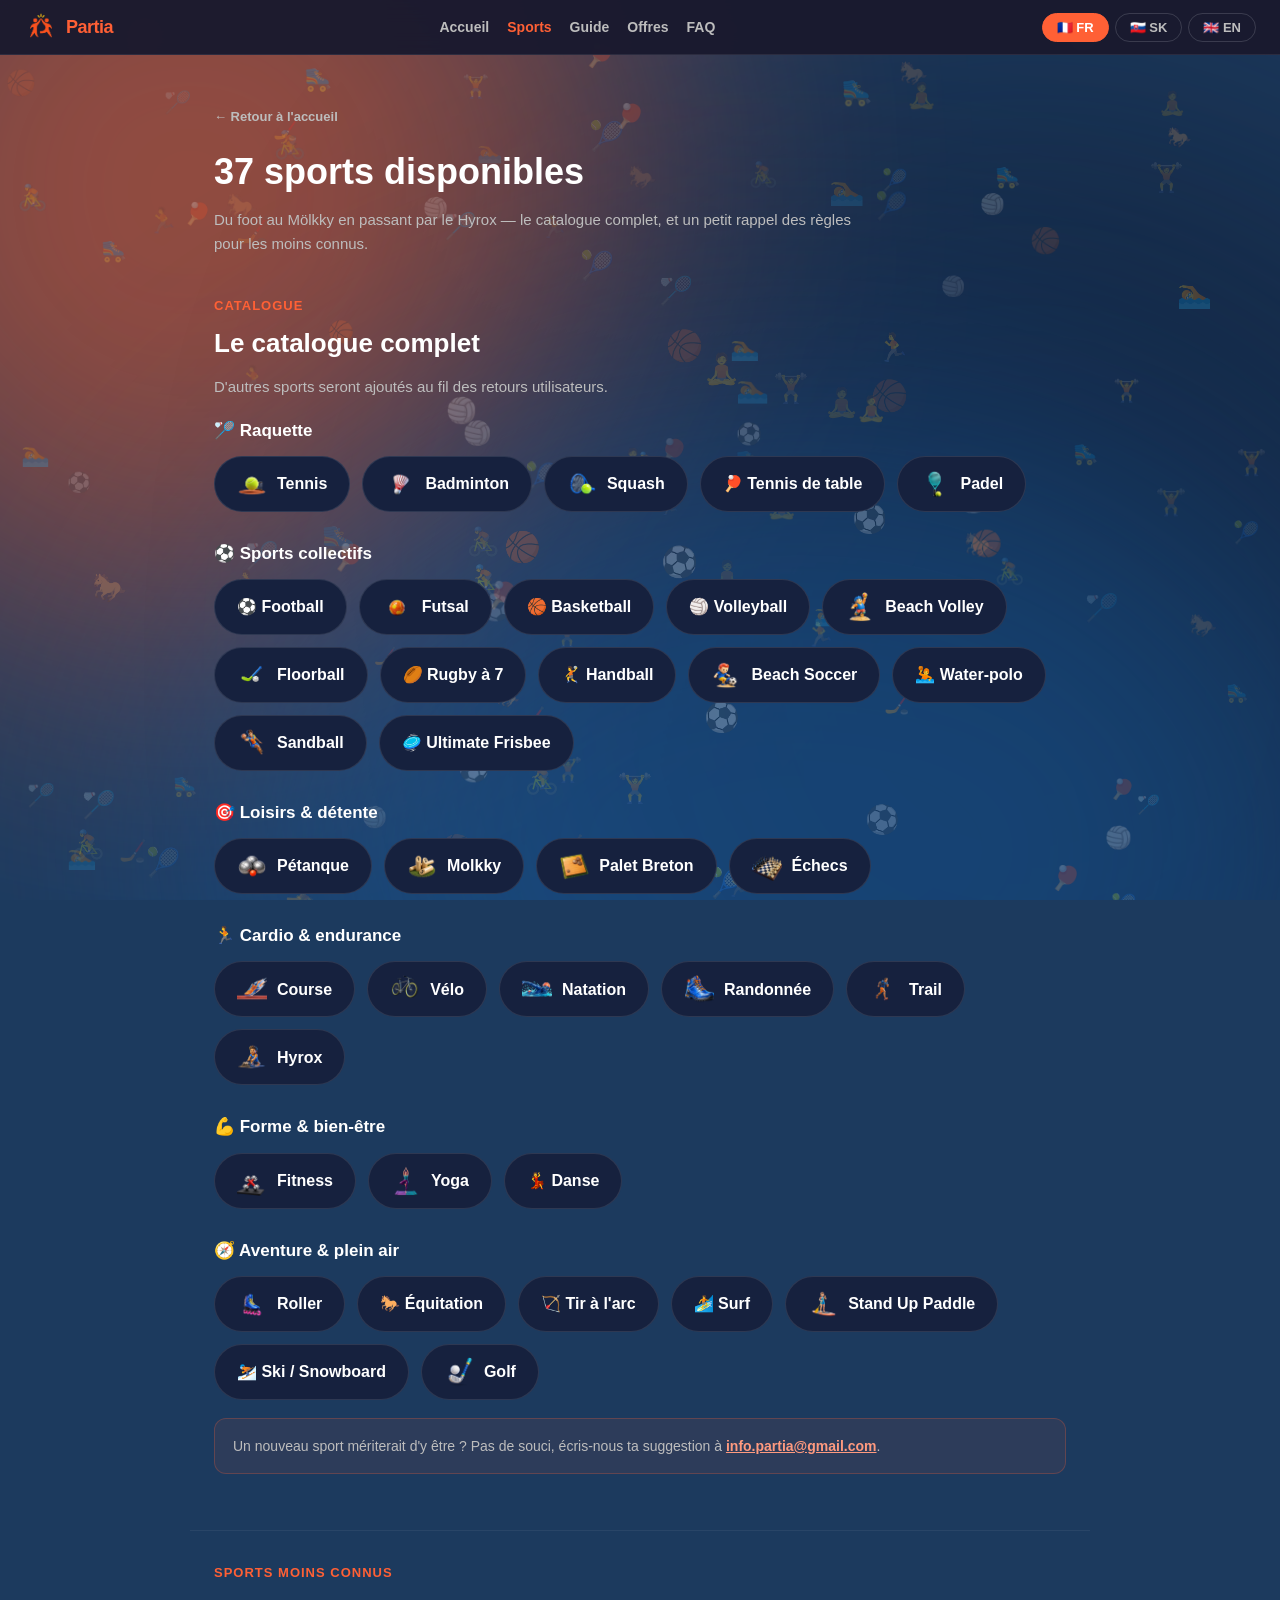
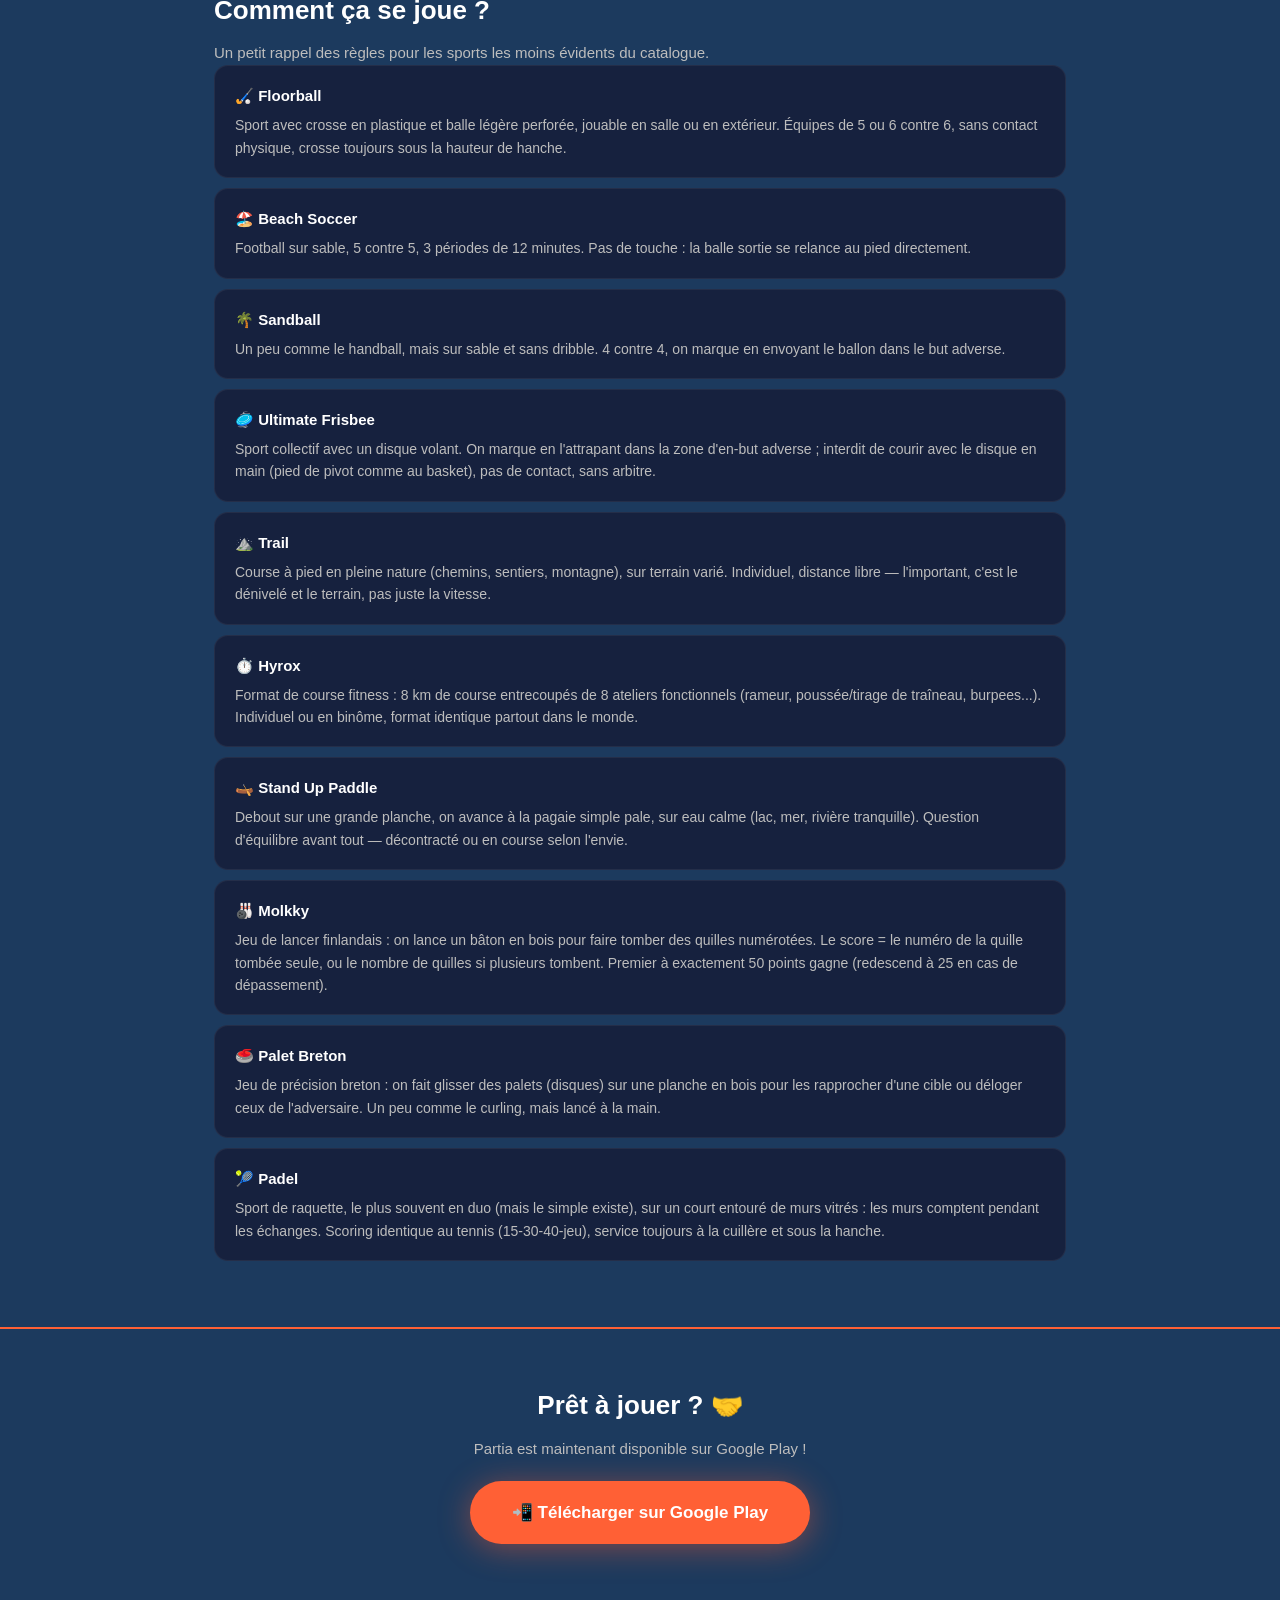
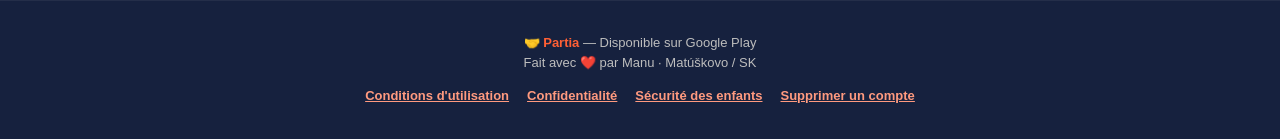
<file: sports.html>
<!DOCTYPE html>
<html lang="fr">
<head>
  <meta charset="UTF-8" />
  <meta name="viewport" content="width=device-width, initial-scale=1.0" />
  <meta name="description" content="Catalogue des sports disponibles sur Partia et rappel des règles." />
  <title>Sports — Partia</title>
  <link rel="icon" href="assets/partia-sport-icon-v1.png">
  <style>
    :root {
      --primary: #FF6035;
      --secondary: #FF8C5A;
      --dark: #1A1A2E;
      --card: #16213E;
      --input: #0F3460;
      --text: #FFFFFF;
      --gray: #BDBDBD;
    }
    * { box-sizing: border-box; margin: 0; padding: 0; }
    html, body { overflow-x: hidden; max-width: 100%; }
    body { background: #1c3a5e; color: var(--text); font-family: -apple-system, BlinkMacSystemFont, 'Segoe UI', Roboto, sans-serif; line-height: 1.6; }

    /* BLURRED BRAND BACKGROUND (matches video/promo assets) */
    .blur-bg { position: fixed; inset: 0; z-index: -3; overflow: hidden; pointer-events: none; }
    .blur-bg .blob { position: absolute; border-radius: 50%; filter: blur(140px); }
    .blur-bg .blob.orange { width: 900px; height: 900px; top: -260px; left: -260px; background: #F15A29; opacity: 0.55; }
    .blur-bg .blob.navy1 { width: 1100px; height: 1100px; top: 120px; right: -300px; background: #0b0e1f; opacity: 0.5; }
    .blur-bg .blob.blue { width: 1200px; height: 900px; bottom: -400px; left: 200px; background: #1A5C9E; opacity: 0.55; }

    .lang-bar { position: sticky; top: 0; z-index: 100; background: rgba(26,26,46,0.96); backdrop-filter: blur(10px); border-bottom: 1px solid rgba(255,255,255,0.08); display: flex; align-items: center; justify-content: space-between; padding: 10px 24px; gap: 16px; flex-wrap: wrap; }
    .lang-logo { color: var(--primary); font-weight: 900; font-size: 18px; letter-spacing: -0.5px; display:flex; align-items:center; gap:8px; text-decoration: none; }
    .brand-icon { width:34px; height:34px; object-fit:contain; }
    .top-nav { display: flex; gap: 18px; }
    .top-nav a { color: var(--gray); font-weight: 700; font-size: 14px; text-decoration: none; }
    .top-nav a:hover, .top-nav a.current { color: var(--primary); }
    .lang-btns { display: flex; gap: 6px; }
    .lang-btn { background: none; border: 1px solid rgba(255,255,255,0.15); color: var(--gray); padding: 6px 14px; border-radius: 999px; font-size: 13px; font-weight: 700; cursor: pointer; transition: all 0.2s; }
    .lang-btn.active { background: var(--primary); border-color: var(--primary); color: #fff; }
    .lang-btn:hover:not(.active) { border-color: var(--primary); color: var(--primary); }

    .page-header { max-width: 900px; margin: 0 auto; padding: 48px 24px 8px; }
    .back-link { color: var(--gray); font-size: 13px; font-weight: 700; text-decoration: none; }
    .back-link:hover { color: var(--primary); }
    .page-title { font-size: 36px; font-weight: 900; color: #fff; margin-top: 14px; }
    .page-sub { color: var(--gray); font-size: 15px; margin-top: 8px; max-width: 640px; }

    .section { max-width: 900px; margin: 0 auto; padding: 32px 24px 56px; }
    .section-title { color: var(--primary); font-weight: 800; font-size: 13px; text-transform: uppercase; letter-spacing: 1px; margin-bottom: 6px; }
    .section-h2 { font-size: 26px; font-weight: 900; color: #fff; margin-bottom: 10px; }
    .section-sub { color: var(--gray); font-size: 15px; max-width: 640px; }

    .sport-cat { margin-top: 28px; }
    .sport-cat:first-of-type { margin-top: 18px; }
    .sport-cat-heading { font-size: 17px; font-weight: 800; color: #fff; margin-bottom: 12px; }
    .sports-grid-lg { display: flex; flex-wrap: wrap; gap: 12px; }
    .sport-chip-lg { background: var(--card); border: 1px solid rgba(255,255,255,0.1); border-radius: 999px; padding: 12px 22px; font-size: 16px; color: var(--text); font-weight: 700; display: inline-flex; align-items: center; gap: 10px; }
    .sport-chip-lg img { width: 30px; height: 30px; object-fit: contain; flex-shrink: 0; }

    .faq-item { background: var(--card); border-radius: 14px; padding: 18px 20px; margin-bottom: 10px; border: 1px solid rgba(255,255,255,0.06); }
    .faq-q { font-weight: 800; color: #fff; font-size: 15px; margin-bottom: 6px; display: flex; align-items: flex-start; gap: 10px; }
    .faq-a { color: var(--gray); font-size: 14px; line-height: 1.6; padding-left: 0; }

    .suggest-box { margin-top: 18px; padding: 16px 18px; border-radius: 12px; background: rgba(255,96,53,0.08); border: 1px solid rgba(255,96,53,0.25); color: var(--gray); font-size: 14px; }
    .suggest-box a { color: #FF9A7F; font-weight: 700; }

    .cta-section { text-align: center; padding: 56px 24px; background: transparent; border-top: 2px solid var(--primary); }
    .cta-title { font-size: 26px; font-weight: 900; color: #fff; margin-bottom: 10px; }
    .cta-sub { color: var(--gray); font-size: 15px; }
    .dl-btn { display: inline-block; background: var(--primary); color: #fff; font-size: 17px; font-weight: 900; padding: 18px 42px; border-radius: 999px; text-decoration: none; margin-top: 20px; box-shadow: 0 4px 32px rgba(255,96,53,0.45); }

    footer { background: var(--card); text-align: center; padding: 32px 24px; color: var(--gray); font-size: 13px; border-top: 1px solid rgba(255,255,255,0.06); }
    footer strong { color: var(--primary); }
    .legal-links { display: flex; justify-content: center; flex-wrap: wrap; gap: 8px 18px; margin-top: 12px; }
    .legal-links a { color: #FF9A7F; font-weight: 700; }
    .legal-links a:hover { color: #fff; }

    [data-lang] { display: none; }
    [data-lang].visible { display: block; }

    /* EASTER EGG */
    .egg-overlay { display: none; position: fixed; inset: 0; background: rgba(0,0,0,0.88); z-index: 1000; align-items: center; justify-content: center; padding: 24px; }
    .egg-overlay.visible { display: flex; }
    .egg-bg { position: absolute; inset: 0; overflow: hidden; pointer-events: none; }
    .egg-bg span { position: absolute; }
    .egg-box { position: relative; background: var(--card); border-radius: 20px; padding: 28px; max-width: 360px; width: 90%; max-height: 80vh; overflow-y: auto; box-shadow: 0 20px 60px rgba(0,0,0,0.5); z-index: 1; }
    .egg-title { color: #fff; font-size: 22px; font-weight: 900; margin-bottom: 16px; }
    .egg-line { color: var(--gray); font-size: 14px; line-height: 1.6; margin-bottom: 10px; }
    .egg-thanks { color: var(--gray); font-size: 12px; margin-top: 14px; padding-top: 14px; border-top: 1px solid rgba(255,255,255,0.08); line-height: 1.6; }
    .egg-thanks strong { color: var(--primary); }
    .egg-close { display: block; margin: 20px auto 0; background: none; border: none; color: var(--primary); font-size: 15px; font-weight: 700; cursor: pointer; padding: 0; font-family: inherit; }

    /* SITE-WIDE SPORT EMOJI BACKGROUND — discret, visible entre les blocs opaques */
    .sport-bg { position: fixed; inset: 0; z-index: -1; overflow: hidden; pointer-events: none; }
    .sport-bg span { position: absolute; }
  </style>
</head>
<body>

<div class="blur-bg"><div class="blob orange"></div><div class="blob navy1"></div><div class="blob blue"></div></div>
<div class="sport-bg" id="sport-bg"></div>

<nav class="lang-bar">
  <a class="lang-logo" href="index.html"><img class="brand-icon" src="assets/partia-sport-icon-v1.png" alt="">Partia</a>
  <div class="top-nav" data-lang="fr" style="display:flex"><a href="index.html?lang=fr">Accueil</a><a class="current" href="sports.html?lang=fr">Sports</a><a href="guide.html?lang=fr">Guide</a><a href="offres.html?lang=fr">Offres</a><a href="faq.html?lang=fr">FAQ</a></div>
  <div class="top-nav" data-lang="sk" style="display:none"><a href="index.html?lang=sk">Domov</a><a class="current" href="sports.html?lang=sk">Športy</a><a href="guide.html?lang=sk">Príručka</a><a href="offres.html?lang=sk">Ponuky</a><a href="faq.html?lang=sk">FAQ</a></div>
  <div class="top-nav" data-lang="en" style="display:none"><a href="index.html?lang=en">Home</a><a class="current" href="sports.html?lang=en">Sports</a><a href="guide.html?lang=en">Guide</a><a href="offres.html?lang=en">Plans</a><a href="faq.html?lang=en">FAQ</a></div>
  <div class="lang-btns">
    <button class="lang-btn active" data-lang-btn="fr" onclick="setLang('fr')">🇫🇷 FR</button>
    <button class="lang-btn" data-lang-btn="sk" onclick="setLang('sk')">🇸🇰 SK</button>
    <button class="lang-btn" data-lang-btn="en" onclick="setLang('en')">🇬🇧 EN</button>
  </div>
</nav>

<!-- FRENCH -->
<div data-lang="fr" class="visible">
  <div class="page-header">
    <a class="back-link" href="index.html?lang=fr">← Retour à l'accueil</a>
    <h1 class="page-title">37 sports disponibles</h1>
    <p class="page-sub">Du foot au Mölkky en passant par le Hyrox — le catalogue complet, et un petit rappel des règles pour les moins connus.</p>
  </div>
  <div class="section">
    <p class="section-title">Catalogue</p>
    <h2 class="section-h2">Le catalogue complet</h2>
    <p class="section-sub">D'autres sports seront ajoutés au fil des retours utilisateurs.</p>
    <div class="sport-cat">
      <div class="sport-cat-heading">🏸 Raquette</div>
      <div class="sports-grid-lg">
        <div class="sport-chip-lg"><img src="assets/sport-icons/tennis.png" alt="">Tennis</div><div class="sport-chip-lg"><img src="assets/sport-icons/badminton.png" alt="">Badminton</div><div class="sport-chip-lg"><img src="assets/sport-icons/squash.png" alt="">Squash</div><div class="sport-chip-lg">🏓 Tennis de table</div><div class="sport-chip-lg"><img src="assets/sport-icons/padel.png" alt="">Padel</div>
      </div>
    </div>
    <div class="sport-cat">
      <div class="sport-cat-heading">⚽ Sports collectifs</div>
      <div class="sports-grid-lg">
        <div class="sport-chip-lg">⚽ Football</div><div class="sport-chip-lg"><img src="assets/sport-icons/futsal.png" alt="">Futsal</div><div class="sport-chip-lg">🏀 Basketball</div><div class="sport-chip-lg">🏐 Volleyball</div><div class="sport-chip-lg"><img src="assets/sport-icons/beachvolley.png" alt="">Beach Volley</div><div class="sport-chip-lg"><img src="assets/sport-icons/floorball.png" alt="">Floorball</div><div class="sport-chip-lg">🏉 Rugby à 7</div><div class="sport-chip-lg">🤾 Handball</div><div class="sport-chip-lg"><img src="assets/sport-icons/beachsoccer.png" alt="">Beach Soccer</div><div class="sport-chip-lg">🤽 Water-polo</div><div class="sport-chip-lg"><img src="assets/sport-icons/sandball.png" alt="">Sandball</div><div class="sport-chip-lg">🥏 Ultimate Frisbee</div>
      </div>
    </div>
    <div class="sport-cat">
      <div class="sport-cat-heading">🎯 Loisirs & détente</div>
      <div class="sports-grid-lg">
        <div class="sport-chip-lg"><img src="assets/sport-icons/petanque.png" alt="">Pétanque</div><div class="sport-chip-lg"><img src="assets/sport-icons/molkky.png" alt="">Molkky</div><div class="sport-chip-lg"><img src="assets/sport-icons/paletbreton.png" alt="">Palet Breton</div><div class="sport-chip-lg"><img src="assets/sport-icons/echecs.png" alt="">Échecs</div>
      </div>
    </div>
    <div class="sport-cat">
      <div class="sport-cat-heading">🏃 Cardio & endurance</div>
      <div class="sports-grid-lg">
        <div class="sport-chip-lg"><img src="assets/sport-icons/course.png" alt="">Course</div><div class="sport-chip-lg"><img src="assets/sport-icons/velo.png" alt="">Vélo</div><div class="sport-chip-lg"><img src="assets/sport-icons/natation.png" alt="">Natation</div><div class="sport-chip-lg"><img src="assets/sport-icons/randonnee.png" alt="">Randonnée</div><div class="sport-chip-lg"><img src="assets/sport-icons/trail.png" alt="">Trail</div><div class="sport-chip-lg"><img src="assets/sport-icons/hyrox.png" alt="">Hyrox</div>
      </div>
    </div>
    <div class="sport-cat">
      <div class="sport-cat-heading">💪 Forme & bien-être</div>
      <div class="sports-grid-lg">
        <div class="sport-chip-lg"><img src="assets/sport-icons/fitness.png" alt="">Fitness</div><div class="sport-chip-lg"><img src="assets/sport-icons/yoga.png" alt="">Yoga</div><div class="sport-chip-lg">💃 Danse</div>
      </div>
    </div>
    <div class="sport-cat">
      <div class="sport-cat-heading">🧭 Aventure & plein air</div>
      <div class="sports-grid-lg">
        <div class="sport-chip-lg"><img src="assets/sport-icons/roller.png" alt="">Roller</div><div class="sport-chip-lg">🐎 Équitation</div><div class="sport-chip-lg">🏹 Tir à l'arc</div><div class="sport-chip-lg">🏄 Surf</div><div class="sport-chip-lg"><img src="assets/sport-icons/sup.png" alt="">Stand Up Paddle</div><div class="sport-chip-lg">⛷️ Ski / Snowboard</div><div class="sport-chip-lg"><img src="assets/sport-icons/golf.png" alt="">Golf</div>
      </div>
    </div>
    <div class="suggest-box">Un nouveau sport mériterait d'y être ? Pas de souci, écris-nous ta suggestion à <a href="mailto:info.partia@gmail.com">info.partia@gmail.com</a>.</div>
  </div>

  <hr style="border:none;border-top:1px solid rgba(255,255,255,0.06);max-width:900px;margin:0 auto;" />

  <div class="section">
    <p class="section-title">Sports moins connus</p>
    <h2 class="section-h2">Comment ça se joue ?</h2>
    <p class="section-sub">Un petit rappel des règles pour les sports les moins évidents du catalogue.</p>
    <div class="faq-item" id="floorball"><div class="faq-q">🏑 Floorball</div><div class="faq-a">Sport avec crosse en plastique et balle légère perforée, jouable en salle ou en extérieur. Équipes de 5 ou 6 contre 6, sans contact physique, crosse toujours sous la hauteur de hanche.</div></div>
    <div class="faq-item" id="beach-soccer"><div class="faq-q">🏖️ Beach Soccer</div><div class="faq-a">Football sur sable, 5 contre 5, 3 périodes de 12 minutes. Pas de touche : la balle sortie se relance au pied directement.</div></div>
    <div class="faq-item" id="sandball"><div class="faq-q">🌴 Sandball</div><div class="faq-a">Un peu comme le handball, mais sur sable et sans dribble. 4 contre 4, on marque en envoyant le ballon dans le but adverse.</div></div>
    <div class="faq-item" id="ultimate-frisbee"><div class="faq-q">🥏 Ultimate Frisbee</div><div class="faq-a">Sport collectif avec un disque volant. On marque en l'attrapant dans la zone d'en-but adverse ; interdit de courir avec le disque en main (pied de pivot comme au basket), pas de contact, sans arbitre.</div></div>
    <div class="faq-item" id="trail"><div class="faq-q">⛰️ Trail</div><div class="faq-a">Course à pied en pleine nature (chemins, sentiers, montagne), sur terrain varié. Individuel, distance libre — l'important, c'est le dénivelé et le terrain, pas juste la vitesse.</div></div>
    <div class="faq-item" id="hyrox"><div class="faq-q">⏱️ Hyrox</div><div class="faq-a">Format de course fitness : 8 km de course entrecoupés de 8 ateliers fonctionnels (rameur, poussée/tirage de traîneau, burpees...). Individuel ou en binôme, format identique partout dans le monde.</div></div>
    <div class="faq-item" id="stand-up-paddle"><div class="faq-q">🛶 Stand Up Paddle</div><div class="faq-a">Debout sur une grande planche, on avance à la pagaie simple pale, sur eau calme (lac, mer, rivière tranquille). Question d'équilibre avant tout — décontracté ou en course selon l'envie.</div></div>
    <div class="faq-item" id="molkky"><div class="faq-q">🎳 Molkky</div><div class="faq-a">Jeu de lancer finlandais : on lance un bâton en bois pour faire tomber des quilles numérotées. Le score = le numéro de la quille tombée seule, ou le nombre de quilles si plusieurs tombent. Premier à exactement 50 points gagne (redescend à 25 en cas de dépassement).</div></div>
    <div class="faq-item" id="palet-breton"><div class="faq-q">🥌 Palet Breton</div><div class="faq-a">Jeu de précision breton : on fait glisser des palets (disques) sur une planche en bois pour les rapprocher d'une cible ou déloger ceux de l'adversaire. Un peu comme le curling, mais lancé à la main.</div></div>
    <div class="faq-item" id="padel"><div class="faq-q">🎾 Padel</div><div class="faq-a">Sport de raquette, le plus souvent en duo (mais le simple existe), sur un court entouré de murs vitrés : les murs comptent pendant les échanges. Scoring identique au tennis (15-30-40-jeu), service toujours à la cuillère et sous la hanche.</div></div>
  </div>

  <div class="cta-section">
    <h2 class="cta-title">Prêt à jouer ? 🤝</h2>
    <p class="cta-sub">Partia est maintenant disponible sur Google Play !</p>
    <a class="dl-btn" href="https://play.google.com/store/apps/details?id=app.partia.mobile">📲 Télécharger sur Google Play</a>
  </div>
  <footer>
    <strong>🤝 Partia</strong> — Disponible sur Google Play<br/>
    Fait avec ❤️ par Manu · Matúškovo / SK
    <div class="legal-links"><a href="terms.html?lang=fr">Conditions d'utilisation</a><a href="privacy.html?lang=fr">Confidentialité</a><a href="child-safety.html?lang=fr">Sécurité des enfants</a><a href="delete-account.html?lang=fr">Supprimer un compte</a></div>
  </footer>
</div>

<!-- SLOVAK -->
<div data-lang="sk">
  <div class="page-header">
    <a class="back-link" href="index.html?lang=sk">← Späť na domovskú stránku</a>
    <h1 class="page-title">37 dostupných športov</h1>
    <p class="page-sub">Od futbalu po Mölkky a Hyrox — kompletný katalóg a krátke pripomenutie pravidiel pre tie menej známe.</p>
  </div>
  <div class="section">
    <p class="section-title">Katalóg</p>
    <h2 class="section-h2">Kompletný katalóg</h2>
    <p class="section-sub">Ďalšie športy budú pridané podľa spätnej väzby používateľov.</p>
    <div class="sport-cat">
      <div class="sport-cat-heading">🏸 Raketové športy</div>
      <div class="sports-grid-lg">
        <div class="sport-chip-lg"><img src="assets/sport-icons/tennis.png" alt="">Tenis</div><div class="sport-chip-lg"><img src="assets/sport-icons/badminton.png" alt="">Bedminton</div><div class="sport-chip-lg"><img src="assets/sport-icons/squash.png" alt="">Squash</div><div class="sport-chip-lg">🏓 Stolný tenis</div><div class="sport-chip-lg"><img src="assets/sport-icons/padel.png" alt="">Padel</div>
      </div>
    </div>
    <div class="sport-cat">
      <div class="sport-cat-heading">⚽ Kolektívne športy</div>
      <div class="sports-grid-lg">
        <div class="sport-chip-lg">⚽ Futbal</div><div class="sport-chip-lg"><img src="assets/sport-icons/futsal.png" alt="">Futsál</div><div class="sport-chip-lg">🏀 Basketbal</div><div class="sport-chip-lg">🏐 Volejbal</div><div class="sport-chip-lg"><img src="assets/sport-icons/beachvolley.png" alt="">Plážový volejbal</div><div class="sport-chip-lg"><img src="assets/sport-icons/floorball.png" alt="">Florbal</div><div class="sport-chip-lg">🏉 Rugby 7</div><div class="sport-chip-lg">🤾 Hádzaná</div><div class="sport-chip-lg"><img src="assets/sport-icons/beachsoccer.png" alt="">Plážový futbal</div><div class="sport-chip-lg">🤽 Vodné pólo</div><div class="sport-chip-lg"><img src="assets/sport-icons/sandball.png" alt="">Sandball</div><div class="sport-chip-lg">🥏 Ultimate</div>
      </div>
    </div>
    <div class="sport-cat">
      <div class="sport-cat-heading">🎯 Spoločenské a oddychové športy</div>
      <div class="sports-grid-lg">
        <div class="sport-chip-lg"><img src="assets/sport-icons/petanque.png" alt="">Pétanque</div><div class="sport-chip-lg"><img src="assets/sport-icons/molkky.png" alt="">Mölkky</div><div class="sport-chip-lg"><img src="assets/sport-icons/paletbreton.png" alt="">Palet Breton</div><div class="sport-chip-lg"><img src="assets/sport-icons/echecs.png" alt="">Šach</div>
      </div>
    </div>
    <div class="sport-cat">
      <div class="sport-cat-heading">🏃 Kardio a vytrvalosť</div>
      <div class="sports-grid-lg">
        <div class="sport-chip-lg"><img src="assets/sport-icons/course.png" alt="">Beh</div><div class="sport-chip-lg"><img src="assets/sport-icons/velo.png" alt="">Cyklistika</div><div class="sport-chip-lg"><img src="assets/sport-icons/natation.png" alt="">Plávanie</div><div class="sport-chip-lg"><img src="assets/sport-icons/randonnee.png" alt="">Turistika</div><div class="sport-chip-lg"><img src="assets/sport-icons/trail.png" alt="">Trailový beh</div><div class="sport-chip-lg"><img src="assets/sport-icons/hyrox.png" alt="">Hyrox</div>
      </div>
    </div>
    <div class="sport-cat">
      <div class="sport-cat-heading">💪 Kondícia a wellness</div>
      <div class="sports-grid-lg">
        <div class="sport-chip-lg"><img src="assets/sport-icons/fitness.png" alt="">Fitness</div><div class="sport-chip-lg"><img src="assets/sport-icons/yoga.png" alt="">Jóga</div><div class="sport-chip-lg">💃 Tanec</div>
      </div>
    </div>
    <div class="sport-cat">
      <div class="sport-cat-heading">🧭 Dobrodružstvo a príroda</div>
      <div class="sports-grid-lg">
        <div class="sport-chip-lg"><img src="assets/sport-icons/roller.png" alt="">Korčuľovanie</div><div class="sport-chip-lg">🐎 Jazdectvo</div><div class="sport-chip-lg">🏹 Lukostreľba</div><div class="sport-chip-lg">🏄 Surfovanie</div><div class="sport-chip-lg"><img src="assets/sport-icons/sup.png" alt="">Paddleboarding</div><div class="sport-chip-lg">⛷️ Lyžovanie/Snowboarding</div><div class="sport-chip-lg"><img src="assets/sport-icons/golf.png" alt="">Golf</div>
      </div>
    </div>
    <div class="suggest-box">Chýba ti nejaký šport? Žiadny problém, napíš nám svoj návrh na <a href="mailto:info.partia@gmail.com">info.partia@gmail.com</a>.</div>
  </div>

  <hr style="border:none;border-top:1px solid rgba(255,255,255,0.06);max-width:900px;margin:0 auto;" />

  <div class="section">
    <p class="section-title">Menej známe športy</p>
    <h2 class="section-h2">Ako sa hrá?</h2>
    <p class="section-sub">Krátke pripomenutie pravidiel pre menej zjavné športy z katalógu.</p>
    <div class="faq-item" id="floorball"><div class="faq-q">🏑 Florbal</div><div class="faq-a">Šport s plastovou hokejkou a ľahkou dierovanou loptičkou, hrateľný v hale aj vonku. Tímy po 5 alebo 6 hráčoch, bez telesného kontaktu, hokejka stále pod výškou bokov.</div></div>
    <div class="faq-item" id="beach-soccer"><div class="faq-q">🏖️ Plážový futbal</div><div class="faq-a">Futbal na piesku, 5 na 5, 3 tretiny po 12 minút. Žiadne vhadzovanie — lopta sa vracia priamo kopom.</div></div>
    <div class="faq-item" id="sandball"><div class="faq-q">🌴 Sandball</div><div class="faq-a">Podobné hádzanej, ale na piesku a bez driblovania. 4 na 4, gól sa dáva hodením lopty do súperovej bránky.</div></div>
    <div class="faq-item" id="ultimate-frisbee"><div class="faq-q">🥏 Ultimate</div><div class="faq-a">Kolektívny šport s lietajúcim diskom. Gól sa dáva chytením disku v súperovej end zóne; s diskom v ruke sa nesmie bežať (pivotná noha ako v basketbale), bez kontaktu, bez rozhodcu.</div></div>
    <div class="faq-item" id="trail"><div class="faq-q">⛰️ Trailový beh</div><div class="faq-a">Beh v prírode (chodníky, hory, lesy) po rôznorodom teréne. Individuálne, ľubovoľná vzdialenosť — dôležité je prevýšenie a terén, nie len rýchlosť.</div></div>
    <div class="faq-item" id="hyrox"><div class="faq-q">⏱️ Hyrox</div><div class="faq-a">Fitness pretekársky formát: 8 km behu prerušovaného 8 funkčnými stanicami (veslovanie, tlačenie/ťahanie sane, burpees...). Sólo alebo v dvojici, rovnaký formát na celom svete.</div></div>
    <div class="faq-item" id="stand-up-paddle"><div class="faq-q">🛶 Paddleboarding</div><div class="faq-a">Státie na veľkej doske, veslovanie jednolistým veslom po pokojnej vode (jazero, more, pokojná rieka). Ide hlavne o rovnováhu — pokojne alebo pretekársky podľa chuti.</div></div>
    <div class="faq-item" id="molkky"><div class="faq-q">🎳 Mölkky</div><div class="faq-a">Fínska hádzacia hra: hodom drevenej palice sa zhadzujú očíslované kolky. Skóre = číslo jediného zhodeného kolku, alebo počet kolkov, ak padne viac. Prvý presne na 50 bodoch vyhráva (pri prekročení klesá na 25).</div></div>
    <div class="faq-item" id="palet-breton"><div class="faq-q">🥌 Palet Breton</div><div class="faq-a">Presná hra z Bretónska: po drevenej doske sa posúvajú kotúče ("palety"), aby skončili blízko cieľa alebo vyradili súperove kotúče. Trochu ako curling, ale hádzané rukou.</div></div>
    <div class="faq-item" id="padel"><div class="faq-q">🎾 Padel</div><div class="faq-a">Raketový šport, najčastejšie hraný vo štvorhre (ale existuje aj dvojhra), na kurte obohnanom sklenenými stenami: steny sú súčasťou hry počas výmen. Skórovanie rovnaké ako v tenise (15-30-40-hra), podanie vždy zospodu a pod výškou bokov.</div></div>
  </div>

  <div class="cta-section">
    <h2 class="cta-title">Pripravený hrať? 🤝</h2>
    <p class="cta-sub">Partia je teraz dostupná na Google Play!</p>
    <a class="dl-btn" href="https://play.google.com/store/apps/details?id=app.partia.mobile">📲 Stiahnuť na Google Play</a>
  </div>
  <footer>
    <strong>🤝 Partia</strong> — Dostupná na Google Play<br/>
    Vytvorené s ❤️ od Manu · Matúškovo / SK
    <div class="legal-links"><a href="terms.html?lang=sk">Podmienky používania</a><a href="privacy.html?lang=sk">Súkromie</a><a href="child-safety.html?lang=sk">Bezpečnosť detí</a><a href="delete-account.html?lang=sk">Vymazanie účtu</a></div>
  </footer>
</div>

<!-- ENGLISH -->
<div data-lang="en">
  <div class="page-header">
    <a class="back-link" href="index.html?lang=en">← Back to home</a>
    <h1 class="page-title">37 sports available</h1>
    <p class="page-sub">From football to Mölkky and Hyrox — the full catalogue, plus a quick rules reminder for the less obvious ones.</p>
  </div>
  <div class="section">
    <p class="section-title">Catalogue</p>
    <h2 class="section-h2">The full catalogue</h2>
    <p class="section-sub">More sports will be added based on user feedback.</p>
    <div class="sport-cat">
      <div class="sport-cat-heading">🏸 Racket sports</div>
      <div class="sports-grid-lg">
        <div class="sport-chip-lg"><img src="assets/sport-icons/tennis.png" alt="">Tennis</div><div class="sport-chip-lg"><img src="assets/sport-icons/badminton.png" alt="">Badminton</div><div class="sport-chip-lg"><img src="assets/sport-icons/squash.png" alt="">Squash</div><div class="sport-chip-lg">🏓 Table Tennis</div><div class="sport-chip-lg"><img src="assets/sport-icons/padel.png" alt="">Padel</div>
      </div>
    </div>
    <div class="sport-cat">
      <div class="sport-cat-heading">⚽ Team sports</div>
      <div class="sports-grid-lg">
        <div class="sport-chip-lg">⚽ Football</div><div class="sport-chip-lg"><img src="assets/sport-icons/futsal.png" alt="">Futsal</div><div class="sport-chip-lg">🏀 Basketball</div><div class="sport-chip-lg">🏐 Volleyball</div><div class="sport-chip-lg"><img src="assets/sport-icons/beachvolley.png" alt="">Beach Volleyball</div><div class="sport-chip-lg"><img src="assets/sport-icons/floorball.png" alt="">Floorball</div><div class="sport-chip-lg">🏉 Rugby Sevens</div><div class="sport-chip-lg">🤾 Handball</div><div class="sport-chip-lg"><img src="assets/sport-icons/beachsoccer.png" alt="">Beach Soccer</div><div class="sport-chip-lg">🤽 Water Polo</div><div class="sport-chip-lg"><img src="assets/sport-icons/sandball.png" alt="">Sandball</div><div class="sport-chip-lg">🥏 Ultimate Frisbee</div>
      </div>
    </div>
    <div class="sport-cat">
      <div class="sport-cat-heading">🎯 Leisure & relaxation</div>
      <div class="sports-grid-lg">
        <div class="sport-chip-lg"><img src="assets/sport-icons/petanque.png" alt="">Pétanque</div><div class="sport-chip-lg"><img src="assets/sport-icons/molkky.png" alt="">Mölkky</div><div class="sport-chip-lg"><img src="assets/sport-icons/paletbreton.png" alt="">Palet Breton</div><div class="sport-chip-lg"><img src="assets/sport-icons/echecs.png" alt="">Chess</div>
      </div>
    </div>
    <div class="sport-cat">
      <div class="sport-cat-heading">🏃 Cardio & endurance</div>
      <div class="sports-grid-lg">
        <div class="sport-chip-lg"><img src="assets/sport-icons/course.png" alt="">Running</div><div class="sport-chip-lg"><img src="assets/sport-icons/velo.png" alt="">Cycling</div><div class="sport-chip-lg"><img src="assets/sport-icons/natation.png" alt="">Swimming</div><div class="sport-chip-lg"><img src="assets/sport-icons/randonnee.png" alt="">Hiking</div><div class="sport-chip-lg"><img src="assets/sport-icons/trail.png" alt="">Trail running</div><div class="sport-chip-lg"><img src="assets/sport-icons/hyrox.png" alt="">Hyrox</div>
      </div>
    </div>
    <div class="sport-cat">
      <div class="sport-cat-heading">💪 Fitness & wellness</div>
      <div class="sports-grid-lg">
        <div class="sport-chip-lg"><img src="assets/sport-icons/fitness.png" alt="">Fitness</div><div class="sport-chip-lg"><img src="assets/sport-icons/yoga.png" alt="">Yoga</div><div class="sport-chip-lg">💃 Dance</div>
      </div>
    </div>
    <div class="sport-cat">
      <div class="sport-cat-heading">🧭 Adventure & outdoors</div>
      <div class="sports-grid-lg">
        <div class="sport-chip-lg"><img src="assets/sport-icons/roller.png" alt="">Roller skating</div><div class="sport-chip-lg">🐎 Horse riding</div><div class="sport-chip-lg">🏹 Archery</div><div class="sport-chip-lg">🏄 Surfing</div><div class="sport-chip-lg"><img src="assets/sport-icons/sup.png" alt="">Stand Up Paddle</div><div class="sport-chip-lg">⛷️ Skiing / Snowboarding</div><div class="sport-chip-lg"><img src="assets/sport-icons/golf.png" alt="">Golf</div>
      </div>
    </div>
    <div class="suggest-box">Think a sport is missing? No problem, send us your suggestion at <a href="mailto:info.partia@gmail.com">info.partia@gmail.com</a>.</div>
  </div>

  <hr style="border:none;border-top:1px solid rgba(255,255,255,0.06);max-width:900px;margin:0 auto;" />

  <div class="section">
    <p class="section-title">Lesser-known sports</p>
    <h2 class="section-h2">How is it played?</h2>
    <p class="section-sub">A quick rules reminder for the less obvious sports in the catalog.</p>
    <div class="faq-item" id="floorball"><div class="faq-q">🏑 Floorball</div><div class="faq-a">A sport played indoors or outdoors, with a plastic stick and a light perforated ball. Teams of 5 or 6-a-side, no body contact, stick always below hip height.</div></div>
    <div class="faq-item" id="beach-soccer"><div class="faq-q">🏖️ Beach Soccer</div><div class="faq-a">Football on sand, 5-a-side, 3 periods of 12 minutes. No throw-ins — the ball is kicked back in directly.</div></div>
    <div class="faq-item" id="sandball"><div class="faq-q">🌴 Sandball</div><div class="faq-a">Similar to handball but on sand, no dribbling. 4-a-side, score by throwing the ball into the opponent's goal.</div></div>
    <div class="faq-item" id="ultimate-frisbee"><div class="faq-q">🥏 Ultimate Frisbee</div><div class="faq-a">Team sport with a flying disc. Score by catching it in the opponent's end zone; no running while holding the disc (pivot foot like basketball), no contact, self-refereed.</div></div>
    <div class="faq-item" id="trail"><div class="faq-q">⛰️ Trail</div><div class="faq-a">Off-road running (trails, mountains, forests) on varied terrain. Individual, any distance — it's about elevation and terrain, not just speed.</div></div>
    <div class="faq-item" id="hyrox"><div class="faq-q">⏱️ Hyrox</div><div class="faq-a">A fitness race format: 8km of running split by 8 functional stations (rowing, sled push/pull, burpees...). Solo or in pairs, same standardized format worldwide.</div></div>
    <div class="faq-item" id="stand-up-paddle"><div class="faq-q">🛶 Stand Up Paddle</div><div class="faq-a">Standing on a large board, paddling with a single-bladed paddle, on calm water (lake, sea, calm river). Mostly about balance — leisurely or race-style.</div></div>
    <div class="faq-item" id="molkky"><div class="faq-q">🎳 Mölkky</div><div class="faq-a">Finnish throwing game: toss a wooden baton to knock over numbered pins. Score = the number on the single pin knocked down, or the count of pins if several fall. First to exactly 50 points wins (drops back to 25 if you go over).</div></div>
    <div class="faq-item" id="palet-breton"><div class="faq-q">🥌 Palet Breton</div><div class="faq-a">A precision game from Brittany: slide discs ("palets") along a wooden board to land close to a target or knock out the opponent's discs. A bit like curling, but hand-thrown.</div></div>
    <div class="faq-item" id="padel"><div class="faq-q">🎾 Padel</div><div class="faq-a">Racket sport, usually played in doubles (though singles exists), on a court surrounded by glass walls: the walls stay in play during rallies. Scoring is the same as tennis (15-30-40-game), serve is always underarm and below the hip.</div></div>
  </div>

  <div class="cta-section">
    <h2 class="cta-title">Ready to play? 🤝</h2>
    <p class="cta-sub">Partia is now available on Google Play!</p>
    <a class="dl-btn" href="https://play.google.com/store/apps/details?id=app.partia.mobile">📲 Download on Google Play</a>
  </div>
  <footer>
    <strong>🤝 Partia</strong> — Available on Google Play<br/>
    Made with ❤️ by Manu · Matúškovo / SK
    <div class="legal-links"><a href="terms.html?lang=en">Terms of use</a><a href="privacy.html?lang=en">Privacy</a><a href="child-safety.html?lang=en">Child safety</a><a href="delete-account.html?lang=en">Delete an account</a></div>
  </footer>
</div>

<div class="egg-overlay" id="egg-overlay">
  <div class="egg-bg" id="egg-bg"></div>
  <div class="egg-box">
    <div id="egg-title" class="egg-title"></div>
    <div id="egg-lines"></div>
    <div id="egg-thanks" class="egg-thanks"></div>
    <button id="egg-close" class="egg-close"><span id="egg-close-text"></span></button>
  </div>
</div>

<script>
  // Fond discret d'emoji sport, visible entre les blocs opaques (même esprit que l'app).
  (function () {
    var BG_SPORTS = ['⚽','🏀','🎾','🏐','🏃','🚴','🏊','🏋️','🧘','🛼','🏸','🏓','🏒','🐎'];
    document.addEventListener('DOMContentLoaded', function () {
      var container = document.getElementById('sport-bg');
      if (!container) return;
      for (var i = 0; i < 130; i++) {
        var span = document.createElement('span');
        span.textContent = BG_SPORTS[i % BG_SPORTS.length];
        span.style.left = (Math.random() * 100) + '%';
        span.style.top = (Math.random() * 100) + '%';
        span.style.fontSize = (18 + Math.random() * 12) + 'px';
        span.style.opacity = (0.12 + Math.random() * 0.13).toFixed(2);
        container.appendChild(span);
      }
    });
  })();

  // Easter egg — 5 taps sur le logo, texte selon la langue active.
  (function () {
    var EGG_SPORTS = ['⚽','🏀','🎾','🏐','🏃','🚴','🏊','🏋️','🧘','🛼','🏸','🏓','🏒','🐎'];
    var EGG_TEXT = {
      fr: {
        greeting: "Enfin, tu m'as trouvé 😉",
        lines: [
          "Bon, pas trop de place ici pour écrire un roman, alors on va faire court 🙂",
          "Moi c'est Manu, Français vivant en Slovaquie — j'en avais marre de galérer à faire les sports que j'aime.",
          "Ma solution : une appli simple et fonctionnelle.",
          "Amuse-toi bien !!!! 😘"
        ],
        thanksPrefix: "Remerciements à mes testeurs : Ophélie, Jana, Catherine, Monika, Priscilla, Zoya, Nicholas, Mikaël, Médéric, Maxime, Frantisek et mon fidèle assistant (et fils) ",
        close: 'Fermer'
      },
      sk: {
        greeting: "Konečne si ma našiel/našla 😉",
        lines: [
          "Tu nie je veľa miesta na román, tak to spravím krátko 🙂",
          "Ja som Manu, Francúz žijúci na Slovensku — mal som dosť trápenia s hľadaním športu, ktorý mám rád.",
          "Moje riešenie: jednoduchá a funkčná appka.",
          "Uži si to !!!! 😘"
        ],
        thanksPrefix: "Poďakovanie mojim testerom: Ophélie, Jana, Catherine, Monika, Priscilla, Zoya, Nicholas, Mikaël, Médéric, Maxime, Frantisek a môjmu vernému asistentovi (a synovi) ",
        close: 'Zavrieť'
      },
      en: {
        greeting: "You finally found me 😉",
        lines: [
          "Not much room here for a novel, so let's keep it short 🙂",
          "I'm Manu, a Frenchman living in Slovakia — I got tired of struggling to play the sports I love.",
          "My solution: a simple, functional app.",
          "Have fun !!!! 😘"
        ],
        thanksPrefix: "Thanks to my testers: Ophélie, Jana, Catherine, Monika, Priscilla, Zoya, Nicholas, Mikaël, Médéric, Maxime, Frantisek, and my loyal assistant (and son) ",
        close: 'Close'
      }
    };

    function buildEggBg(container) {
      container.innerHTML = '';
      for (var i = 0; i < 50; i++) {
        var span = document.createElement('span');
        span.textContent = EGG_SPORTS[i % EGG_SPORTS.length];
        span.style.left = (Math.random() * 100) + '%';
        span.style.top = (Math.random() * 100) + '%';
        span.style.fontSize = (16 + Math.random() * 16) + 'px';
        span.style.opacity = (0.08 + Math.random() * 0.14).toFixed(2);
        container.appendChild(span);
      }
    }

    function showEgg() {
      var lang = document.documentElement.lang || 'fr';
      var data = EGG_TEXT[lang] || EGG_TEXT.fr;
      document.getElementById('egg-title').textContent = data.greeting;
      document.getElementById('egg-lines').innerHTML = data.lines.map(function (l) {
        return '<p class="egg-line">' + l + '</p>';
      }).join('');
      document.getElementById('egg-thanks').innerHTML = data.thanksPrefix + '<strong>Daniel</strong>.';
      document.getElementById('egg-close-text').textContent = data.close;
      buildEggBg(document.getElementById('egg-bg'));
      document.getElementById('egg-overlay').classList.add('visible');
    }

    function hideEgg() {
      document.getElementById('egg-overlay').classList.remove('visible');
    }

    document.addEventListener('DOMContentLoaded', function () {
      var logo = document.querySelector('.lang-logo');
      var tapCount = 0, navTimer = null;
      if (logo) {
        var href = logo.getAttribute('href');
        logo.addEventListener('click', function (e) {
          e.preventDefault();
          clearTimeout(navTimer);
          tapCount++;
          if (tapCount >= 5) {
            tapCount = 0;
            showEgg();
            return;
          }
          navTimer = setTimeout(function () {
            tapCount = 0;
            if (href) window.location.href = href;
          }, 320);
        });
      }
      var closeBtn = document.getElementById('egg-close');
      if (closeBtn) closeBtn.addEventListener('click', hideEgg);
      var overlay = document.getElementById('egg-overlay');
      if (overlay) overlay.addEventListener('click', function (e) { if (e.target === overlay) hideEgg(); });
    });
  })();
</script>

<script>
  function setLang(lang) {
    document.querySelectorAll('[data-lang]').forEach(function(el) {
      el.style.display = (el.getAttribute('data-lang') === lang) ? 'block' : 'none';
    });
    document.querySelectorAll('.top-nav[data-lang]').forEach(function(el) {
      el.style.display = (el.getAttribute('data-lang') === lang) ? 'flex' : 'none';
    });
    document.querySelectorAll('[data-lang-btn]').forEach(function(btn) {
      btn.classList.toggle('active', btn.getAttribute('data-lang-btn') === lang);
    });
    document.documentElement.lang = lang;
    var logoLink = document.querySelector('.lang-logo');
    if (logoLink && logoLink.tagName === 'A') { logoLink.href = 'index.html?lang=' + lang; }
    var nextUrl = new URL(window.location.href);
    nextUrl.searchParams.set('lang', lang);
    if (window.location.protocol !== 'file:') {
      window.history.replaceState({}, '', nextUrl);
    }
    // Le bloc ciblé par l'ancre est masqué (display:none) tant que sa langue
    // n'est pas active -- le saut natif du navigateur rate donc sa cible au
    // chargement. On recale le scroll ici, une fois le bon bloc affiché.
    // Chaque langue reutilise le meme id (ex. "hyrox") sur son propre bloc,
    // donc on cherche seulement dans le bloc de contenu de la langue active
    // (le top-nav a aussi un data-lang, on l'exclut).
    var activeBlock = Array.prototype.filter.call(
      document.querySelectorAll('[data-lang="' + lang + '"]'),
      function(el) { return !el.classList.contains('top-nav'); }
    )[0];
    var hashTarget = window.location.hash && activeBlock &&
      activeBlock.querySelector('#' + CSS.escape(window.location.hash.slice(1)));
    if (hashTarget) {
      hashTarget.scrollIntoView({ behavior: 'smooth', block: 'start' });
    } else {
      window.scrollTo({ top: 0, behavior: 'smooth' });
    }
  }

  document.addEventListener('DOMContentLoaded', function() {
    var requested = new URLSearchParams(window.location.search).get('lang');
    setLang(['fr', 'sk', 'en'].indexOf(requested) >= 0 ? requested : 'fr');
  });
</script>

</body>
</html>
</file>
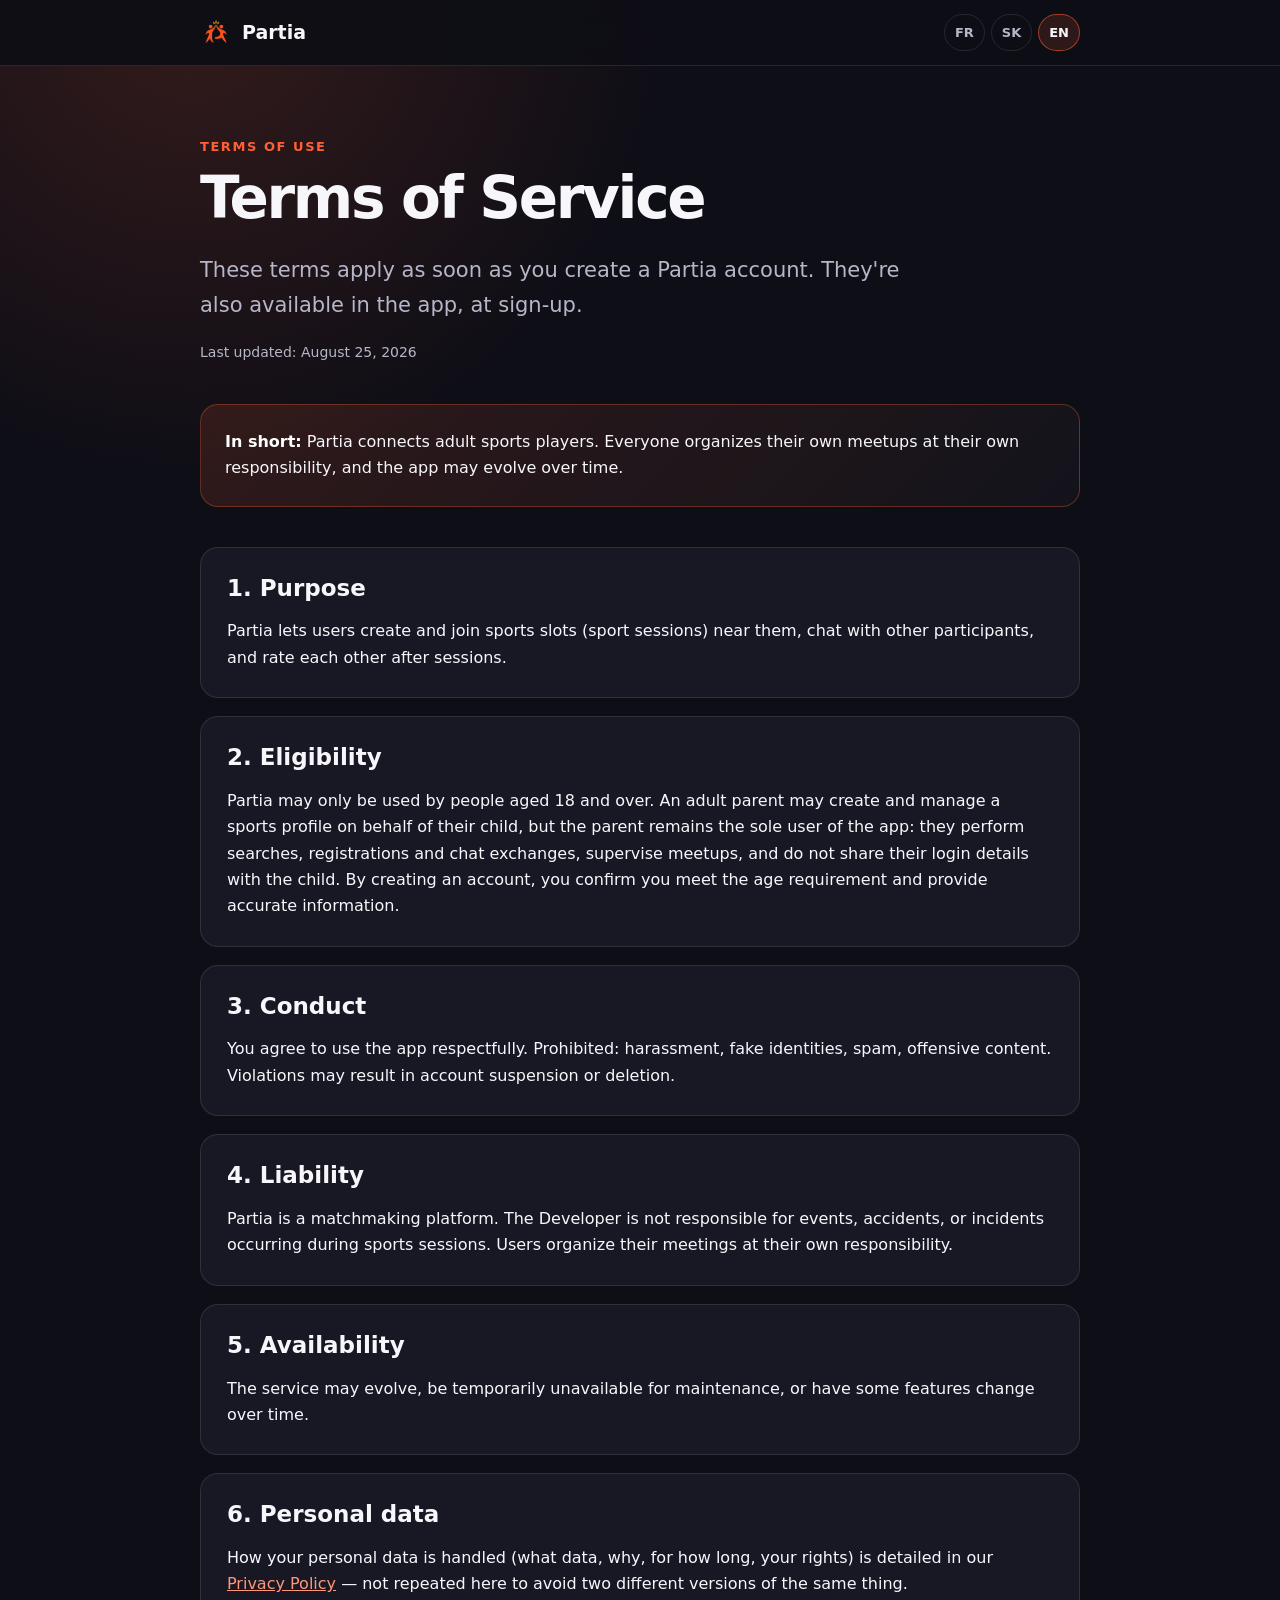
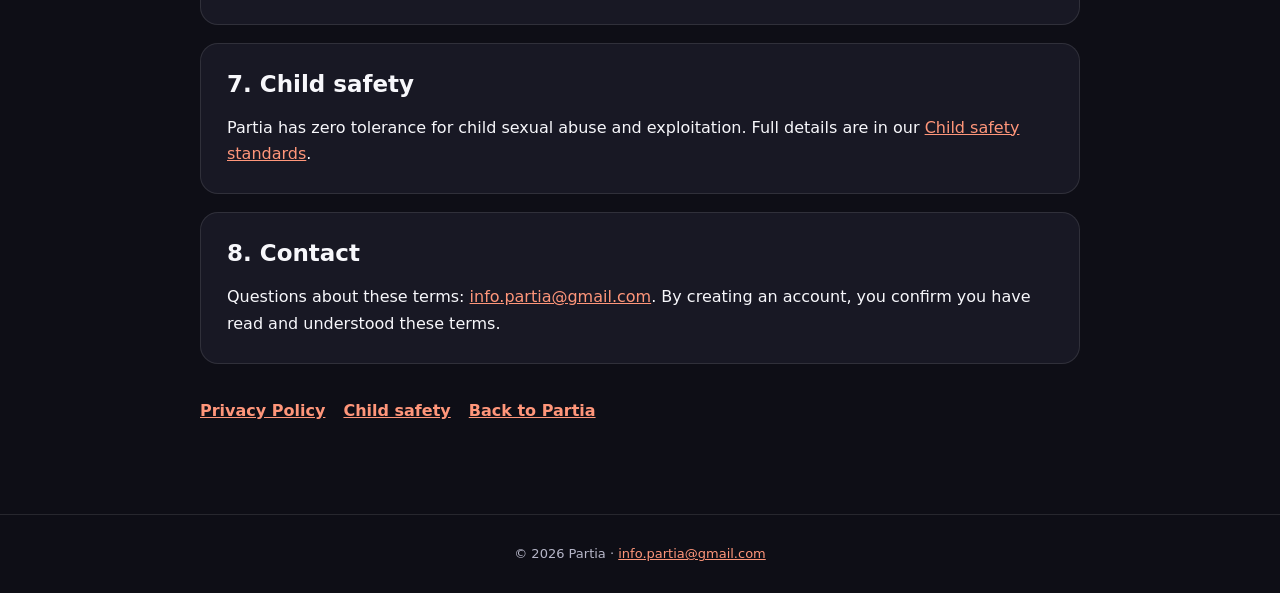
<file: terms.html>
<!doctype html>
<html lang="fr">
<head>
  <meta charset="utf-8">
  <meta name="viewport" content="width=device-width, initial-scale=1">
  <meta name="description" content="Conditions générales d'utilisation de l'application Partia.">
  <meta name="robots" content="index, follow">
  <title>Conditions générales d'utilisation · Partia</title>
  <link rel="icon" href="assets/partia-sport-icon-v1.png">
  <link rel="stylesheet" href="assets/legal.css">
</head>
<body>
  <header class="topbar">
    <a class="brand" href="index.html" aria-label="Partia — accueil">
      <img src="assets/partia-sport-icon-v1.png" alt="">
      <span>Partia</span>
    </a>
    <div class="languages" aria-label="Langue">
      <button class="lang-button" type="button" data-lang-button="fr">FR</button>
      <button class="lang-button" type="button" data-lang-button="sk">SK</button>
      <button class="lang-button" type="button" data-lang-button="en">EN</button>
    </div>
  </header>

  <main>
    <article data-lang="fr">
      <p class="eyebrow">Conditions d'utilisation</p>
      <h1>Conditions Générales d'Utilisation</h1>
      <p class="lead">Ces conditions s'appliquent dès la création d'un compte Partia. Elles sont aussi disponibles dans l'app, à l'inscription.</p>
      <p class="updated">Dernière mise à jour : 25 août 2026</p>

      <div class="summary"><strong>En bref :</strong> Partia met en relation des sportifs adultes. Chacun organise ses rencontres sous sa propre responsabilité, et l'application peut évoluer avec le temps.</div>

      <section class="legal-section">
        <h2>1. Objet de l'application</h2>
        <p>Partia permet aux utilisateurs de créer et rejoindre des créneaux sportifs (sessions de sport) près de chez eux, d'interagir avec d'autres sportifs via un chat de groupe, et de se noter mutuellement après les sessions.</p>
      </section>

      <section class="legal-section">
        <h2>2. Conditions d'accès</h2>
        <p>L'utilisation de Partia est exclusivement réservée aux personnes de 18 ans et plus. Un parent adulte peut créer et gérer un profil sportif au nom de son enfant, mais le parent reste l'unique utilisateur de l'application : il effectue les recherches, inscriptions et échanges dans le chat, supervise les rencontres et ne partage pas ses identifiants avec l'enfant. En créant un compte, tu confirmes avoir l'âge requis et fournir des informations exactes.</p>
      </section>

      <section class="legal-section">
        <h2>3. Comportement attendu</h2>
        <p>Tu t'engages à utiliser l'application de manière respectueuse. Sont interdits : le harcèlement, les fausses identités, le spam, les contenus offensants. Les manquements peuvent entraîner la suspension ou suppression du compte.</p>
      </section>

      <section class="legal-section">
        <h2>4. Responsabilité</h2>
        <p>Partia est une plateforme de mise en relation. L'Éditeur n'est pas responsable du déroulement des créneaux, des accidents ou incidents survenant lors des sessions sportives. Les utilisateurs organisent leurs rencontres sous leur propre responsabilité.</p>
      </section>

      <section class="legal-section">
        <h2>5. Disponibilité</h2>
        <p>Le service peut évoluer, être temporairement indisponible pour maintenance, ou voir certaines fonctionnalités modifiées avec le temps.</p>
      </section>

      <section class="legal-section">
        <h2>6. Données personnelles</h2>
        <p>Le traitement de tes données personnelles (quelles données, pourquoi, combien de temps, tes droits) est détaillé dans notre <a href="privacy.html?lang=fr">Politique de confidentialité</a>, pas répété ici pour éviter deux versions différentes du même sujet.</p>
      </section>

      <section class="legal-section">
        <h2>7. Sécurité des enfants</h2>
        <p>Partia applique une tolérance zéro envers les abus et l'exploitation sexuelle des enfants. Le détail de ces engagements figure dans nos <a href="child-safety.html?lang=fr">Standards de sécurité des enfants</a>.</p>
      </section>

      <section class="legal-section">
        <h2>8. Contact</h2>
        <p>Pour toute question sur ces conditions : <a href="mailto:info.partia@gmail.com">info.partia@gmail.com</a>. En créant un compte, tu confirmes avoir lu et compris ces conditions.</p>
      </section>

      <div class="related-links"><a href="privacy.html?lang=fr">Politique de confidentialité</a><a href="child-safety.html?lang=fr">Sécurité des enfants</a><a href="index.html?lang=fr">Retour au site Partia</a></div>
    </article>

    <article data-lang="sk">
      <p class="eyebrow">Podmienky používania</p>
      <h1>Podmienky používania</h1>
      <p class="lead">Tieto podmienky platia od vytvorenia účtu Partia. Nájdeš ich aj v aplikácii pri registrácii.</p>
      <p class="updated">Posledná aktualizácia: 25. augusta 2026</p>

      <div class="summary"><strong>V skratke:</strong> Partia spája dospelých športovcov. Každý organizuje svoje stretnutia na vlastnú zodpovednosť a aplikácia sa môže časom meniť.</div>

      <section class="legal-section"><h2>1. Účel aplikácie</h2><p>Partia umožňuje používateľom vytvárať a pridávať sa na športové termíny (stretnutia) v ich okolí, komunikovať s ostatnými účastníkmi a hodnotiť sa navzájom po sedeniach.</p></section>

      <section class="legal-section"><h2>2. Podmienky prístupu</h2><p>Aplikáciu Partia môžu používať výhradne osoby vo veku 18 rokov a viac. Dospelý rodič môže vytvoriť a spravovať športový profil v mene svojho dieťaťa, ale jediným používateľom aplikácie zostáva rodič: vyhľadáva termíny, prihlasuje dieťa, komunikuje v chate, dohliada na stretnutia a neposkytuje dieťaťu svoje prihlasovacie údaje. Vytvorením účtu potvrdzuješ, že spĺňaš vekové požiadavky a uvádzaš pravdivé informácie.</p></section>

      <section class="legal-section"><h2>3. Správanie</h2><p>Zaväzuješ sa používať aplikáciu s rešpektom. Zakázané sú: obťažovanie, falošné identity, spam, urážlivý obsah. Porušenia môžu viesť k pozastaveniu alebo vymazaniu účtu.</p></section>

      <section class="legal-section"><h2>4. Zodpovednosť</h2><p>Partia je platforma na spájanie ľudí. Vývojár nezodpovedá za priebeh stretnutí, nehody ani incidenty počas športových sedení. Používatelia organizujú stretnutia na vlastnú zodpovednosť.</p></section>

      <section class="legal-section"><h2>5. Dostupnosť</h2><p>Služba sa môže vyvíjať, byť dočasne nedostupná z dôvodu údržby, alebo niektoré funkcie sa môžu časom zmeniť.</p></section>

      <section class="legal-section"><h2>6. Osobné údaje</h2><p>Spracovanie tvojich osobných údajov (aké údaje, prečo, ako dlho, tvoje práva) je podrobne popísané v našich <a href="privacy.html?lang=sk">Zásadách ochrany osobných údajov</a> — nezopakúvame to tu, aby nevznikli dve rôzne verzie toho istého.</p></section>

      <section class="legal-section"><h2>7. Bezpečnosť detí</h2><p>Partia uplatňuje nulovú toleranciu voči sexuálnemu zneužívaniu a vykorisťovaniu detí. Podrobnosti nájdeš v našich <a href="child-safety.html?lang=sk">Štandardoch bezpečnosti detí</a>.</p></section>

      <section class="legal-section"><h2>8. Kontakt</h2><p>Otázky k týmto podmienkam: <a href="mailto:info.partia@gmail.com">info.partia@gmail.com</a>. Vytvorením účtu potvrdzuješ, že si tieto podmienky prečítal/a a porozumel/a im.</p></section>

      <div class="related-links"><a href="privacy.html?lang=sk">Ochrana osobných údajov</a><a href="child-safety.html?lang=sk">Bezpečnosť detí</a><a href="index.html?lang=sk">Späť na web Partia</a></div>
    </article>

    <article data-lang="en">
      <p class="eyebrow">Terms of use</p>
      <h1>Terms of Service</h1>
      <p class="lead">These terms apply as soon as you create a Partia account. They're also available in the app, at sign-up.</p>
      <p class="updated">Last updated: August 25, 2026</p>

      <div class="summary"><strong>In short:</strong> Partia connects adult sports players. Everyone organizes their own meetups at their own responsibility, and the app may evolve over time.</div>

      <section class="legal-section"><h2>1. Purpose</h2><p>Partia lets users create and join sports slots (sport sessions) near them, chat with other participants, and rate each other after sessions.</p></section>

      <section class="legal-section"><h2>2. Eligibility</h2><p>Partia may only be used by people aged 18 and over. An adult parent may create and manage a sports profile on behalf of their child, but the parent remains the sole user of the app: they perform searches, registrations and chat exchanges, supervise meetups, and do not share their login details with the child. By creating an account, you confirm you meet the age requirement and provide accurate information.</p></section>

      <section class="legal-section"><h2>3. Conduct</h2><p>You agree to use the app respectfully. Prohibited: harassment, fake identities, spam, offensive content. Violations may result in account suspension or deletion.</p></section>

      <section class="legal-section"><h2>4. Liability</h2><p>Partia is a matchmaking platform. The Developer is not responsible for events, accidents, or incidents occurring during sports sessions. Users organize their meetings at their own responsibility.</p></section>

      <section class="legal-section"><h2>5. Availability</h2><p>The service may evolve, be temporarily unavailable for maintenance, or have some features change over time.</p></section>

      <section class="legal-section"><h2>6. Personal data</h2><p>How your personal data is handled (what data, why, for how long, your rights) is detailed in our <a href="privacy.html?lang=en">Privacy Policy</a> — not repeated here to avoid two different versions of the same thing.</p></section>

      <section class="legal-section"><h2>7. Child safety</h2><p>Partia has zero tolerance for child sexual abuse and exploitation. Full details are in our <a href="child-safety.html?lang=en">Child safety standards</a>.</p></section>

      <section class="legal-section"><h2>8. Contact</h2><p>Questions about these terms: <a href="mailto:info.partia@gmail.com">info.partia@gmail.com</a>. By creating an account, you confirm you have read and understood these terms.</p></section>

      <div class="related-links"><a href="privacy.html?lang=en">Privacy Policy</a><a href="child-safety.html?lang=en">Child safety</a><a href="index.html?lang=en">Back to Partia</a></div>
    </article>
  </main>

  <footer>© 2026 Partia · <a href="mailto:info.partia@gmail.com">info.partia@gmail.com</a></footer>
  <script src="assets/legal.js"></script>
</body>
</html>
</file>
<file: assets/legal.css>
:root {
  --bg: #0e0e16;
  --surface: #181824;
  --surface-soft: #202031;
  --text: #f7f7fb;
  --muted: #b6b6c8;
  --primary: #ff6035;
  --primary-soft: rgba(255, 96, 53, 0.14);
  --border: rgba(255, 255, 255, 0.1);
  --success: #4ade80;
  --max-width: 880px;
}

* { box-sizing: border-box; }

html { scroll-behavior: smooth; }

body {
  margin: 0;
  color: var(--text);
  background:
    radial-gradient(circle at 15% 0%, rgba(255, 96, 53, 0.16), transparent 30rem),
    var(--bg);
  font-family: Inter, ui-sans-serif, system-ui, -apple-system, BlinkMacSystemFont, "Segoe UI", sans-serif;
  line-height: 1.65;
}

a { color: #ff967a; }
a:hover { color: #ffc0ae; }
a:focus-visible, button:focus-visible { outline: 3px solid #fff; outline-offset: 3px; }

.topbar {
  position: sticky;
  top: 0;
  z-index: 10;
  display: flex;
  align-items: center;
  justify-content: space-between;
  gap: 20px;
  padding: 14px max(20px, calc((100vw - var(--max-width)) / 2));
  background: rgba(14, 14, 22, 0.94);
  border-bottom: 1px solid var(--border);
  backdrop-filter: blur(14px);
}

.brand {
  display: inline-flex;
  align-items: center;
  gap: 10px;
  color: var(--text);
  font-size: 19px;
  font-weight: 800;
  text-decoration: none;
}

.brand img { width: 32px; height: 32px; object-fit: contain; }

.languages { display: flex; gap: 6px; }

.lang-button {
  padding: 7px 10px;
  color: var(--muted);
  background: transparent;
  border: 1px solid var(--border);
  border-radius: 999px;
  cursor: pointer;
  font: inherit;
  font-size: 13px;
  font-weight: 700;
}

.lang-button:hover, .lang-button.active {
  color: var(--text);
  background: var(--primary-soft);
  border-color: rgba(255, 96, 53, 0.55);
}

main { width: min(calc(100% - 40px), var(--max-width)); margin: 0 auto; padding: 70px 0 90px; }

.eyebrow {
  margin: 0 0 10px;
  color: var(--primary);
  font-size: 13px;
  font-weight: 800;
  letter-spacing: 0.12em;
  text-transform: uppercase;
}

h1 { max-width: 760px; margin: 0; font-size: clamp(34px, 7vw, 58px); line-height: 1.06; letter-spacing: -0.04em; }
.lead { max-width: 720px; margin: 24px 0 0; color: var(--muted); font-size: clamp(17px, 3vw, 21px); }
.updated { margin: 18px 0 0; color: var(--muted); font-size: 14px; }

.summary, .action-card {
  margin: 40px 0;
  padding: 24px;
  background: linear-gradient(135deg, var(--primary-soft), rgba(255,255,255,0.025));
  border: 1px solid rgba(255, 96, 53, 0.32);
  border-radius: 18px;
}

.summary strong, .action-card strong { color: #fff; }

.legal-section {
  margin-top: 18px;
  padding: 26px;
  background: var(--surface);
  border: 1px solid var(--border);
  border-radius: 18px;
}

.legal-section h2 { margin: 0 0 12px; font-size: 23px; line-height: 1.25; }
.legal-section h3 { margin: 22px 0 8px; font-size: 17px; }
.legal-section p:last-child, .legal-section ul:last-child { margin-bottom: 0; }
.legal-section ul, .steps { padding-left: 22px; }
.legal-section li + li, .steps li + li { margin-top: 8px; }

.data-table { width: 100%; border-collapse: collapse; margin-top: 16px; }
.data-table th, .data-table td { padding: 13px 12px; text-align: left; vertical-align: top; border-bottom: 1px solid var(--border); }
.data-table th { color: var(--muted); font-size: 13px; }

.button {
  display: inline-flex;
  align-items: center;
  justify-content: center;
  margin-top: 12px;
  padding: 12px 18px;
  color: #fff;
  background: var(--primary);
  border-radius: 12px;
  font-weight: 800;
  text-decoration: none;
}
.button:hover { color: #fff; background: #ff7955; }
.status { color: var(--success); font-weight: 800; }

.related-links { display: flex; flex-wrap: wrap; gap: 10px 18px; margin-top: 34px; }
.related-links a { font-weight: 700; }

footer {
  padding: 28px 20px;
  color: var(--muted);
  text-align: center;
  border-top: 1px solid var(--border);
  font-size: 13px;
}

[data-lang] { display: none; }
[data-lang].visible { display: block; }

@media (max-width: 640px) {
  .topbar { align-items: flex-start; padding: 12px 16px; }
  .brand span { display: none; }
  main { width: min(calc(100% - 28px), var(--max-width)); padding-top: 46px; }
  .legal-section, .summary, .action-card { padding: 20px; border-radius: 15px; }
  .data-table, .data-table tbody, .data-table tr, .data-table th, .data-table td { display: block; }
  .data-table thead { display: none; }
  .data-table tr { padding: 10px 0; border-bottom: 1px solid var(--border); }
  .data-table td { padding: 5px 0; border: 0; }
  .data-table td::before { content: attr(data-label); display: block; color: var(--muted); font-size: 12px; font-weight: 700; }
}
</file>
